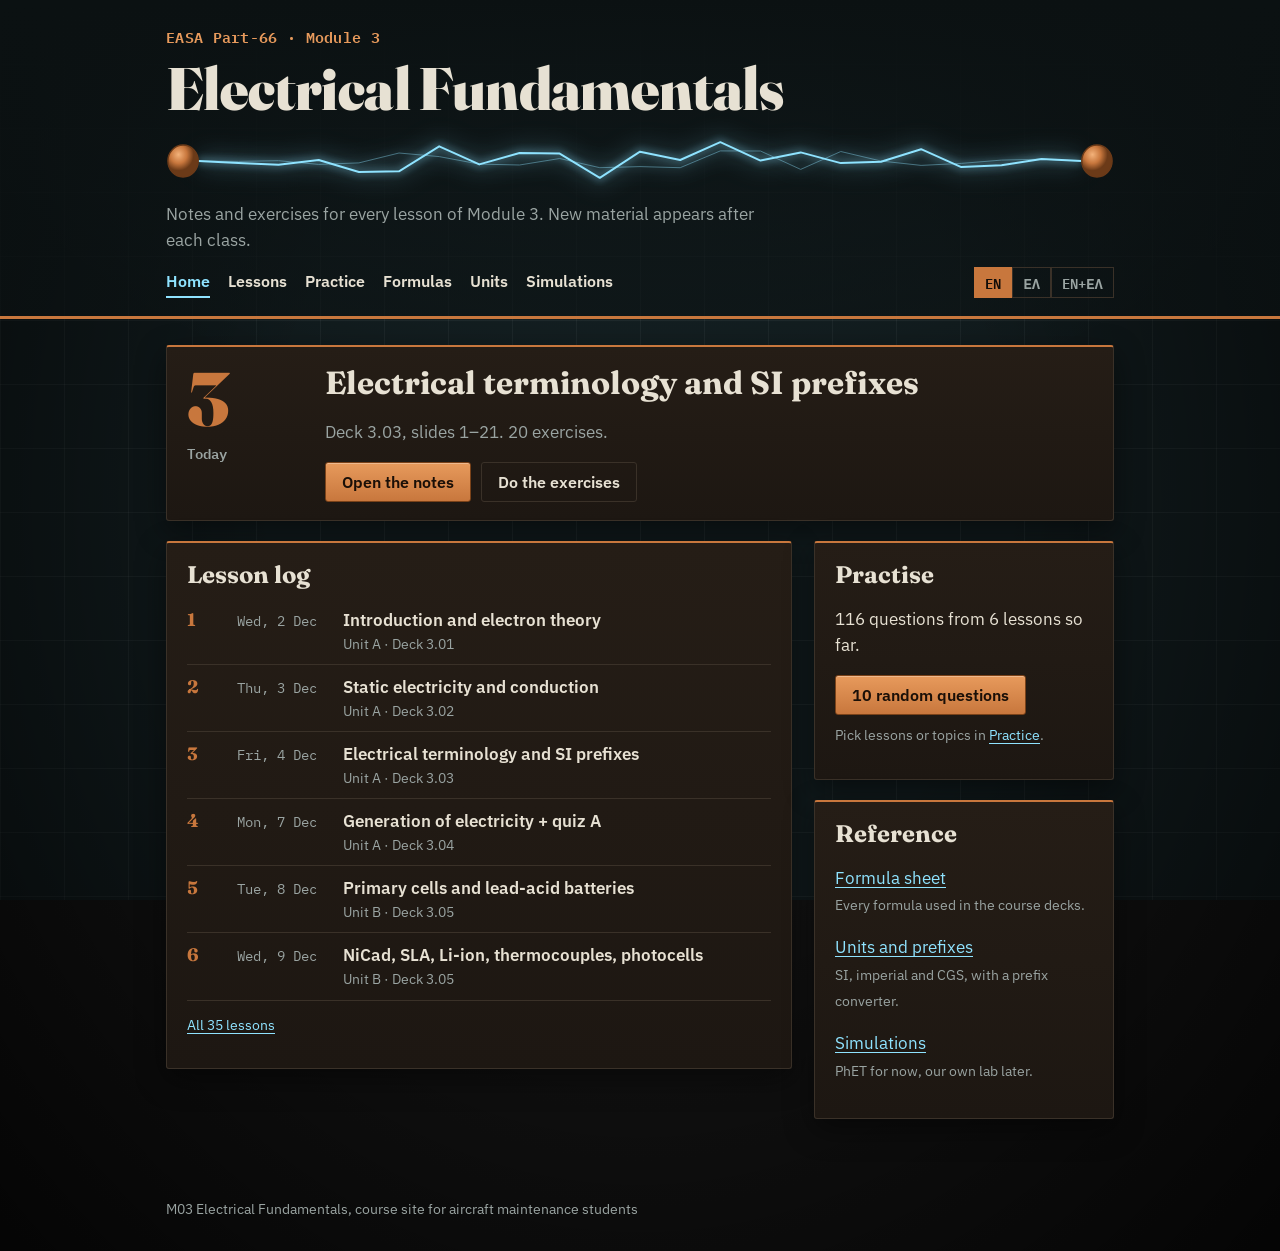
<file: index.html>
<!DOCTYPE html>
<html lang="en">
<head>
<meta charset="utf-8">
<meta name="viewport" content="width=device-width, initial-scale=1">
<title>Electrical Fundamentals · M03</title>
<link rel="stylesheet" href="assets/lab.css?v=0d6c769b">
</head>
<body>
<main>
  <section class="panel" id="today" aria-live="polite"></section>
  <div class="cols">
    <section class="panel"><h2>Lesson log</h2><ol class="log" id="log"></ol>
      <p class="small"><a href="lessons.html">All 35 lessons</a></p></section>
    <aside>
      <section class="panel"><h2>Practise</h2><div id="practice"></div></section>
      <section class="panel"><h2>Reference</h2>
        <p><a href="formulas.html">Formula sheet</a><br><span class="mute small">Every formula used in the course decks.</span></p>
        <p><a href="units.html">Units and prefixes</a><br><span class="mute small">SI, imperial and CGS, with a prefix converter.</span></p>
        <p><a href="sims.html">Simulations</a><br><span class="mute small">PhET for now, our own lab later.</span></p>
      </section>
    </aside>
  </div>
</main>
<footer>M03 Electrical Fundamentals, course site for aircraft maintenance students</footer>
<script src="data/lessons.js?v=b01915ba"></script>
<script src="data/bank.js?v=adff520b"></script>
<script src="assets/core.js?v=77472d13"></script>
<script>
// Home page: the latest published lesson, the lesson log around it, and quick practice links.
class HomePage {
  constructor() { this.bank = new Bank(window.M3_BANK); this.today = new Date().toISOString().slice(0, 10); }

  latest() {
    const pub = Site.published().filter(l => l.date <= this.today);
    return pub[pub.length - 1] || Site.published()[0];
  }

  renderToday() {
    const l = this.latest();
    if (!l) { $('today').innerHTML = '<h2>No lessons published yet</h2><p class="mute">The first lesson appears here on its day.</p>'; return; }
    const n = this.bank.pick({lessons: [l.id]}).length;
    const when = l.date === this.today ? 'Today' : Site.fmtDate(l.date);
    $('today').innerHTML = `<div class="today"><div class="no">${l.n}<small>${esc(when)}</small></div><div>
      <h2>${esc(l.title.en)}</h2>
      <p class="mute">Deck ${esc(l.topics.join(', '))}${l.slides ? ', slides ' + esc(l.slides) : ''}. ${n} exercises.</p>
      <div class="row"><a class="btn" href="lesson.html?id=${l.id}">Open the notes</a>
      <a class="btn alt" href="lesson.html?id=${l.id}#exercises">Do the exercises</a></div></div></div>`;
  }

  renderLog() {
    const all = Site.lessons(), cur = this.latest(), i = Math.max(0, all.indexOf(cur));
    const slice = all.slice(Math.max(0, i - 3), i + 4);
    const best = Store.get('best', {});
    $('log').innerHTML = slice.map(l => {
      const pub = l.status === 'published', b = best['lesson-' + l.id];
      const title = pub ? `<a href="lesson.html?id=${l.id}">${esc(l.title.en)}</a>` : esc(l.title.en);
      return `<li class="${pub ? '' : 'planned'}"><span class="n">${l.n}</span><span class="d">${esc(Site.fmtDate(l.date))}</span>
        <span class="t">${title}<small>${esc((l.unit && l.unit !== 'R' ? 'Unit ' + l.unit + ' · ' : '') + (l.topics.length > 3 ? 'Review' : 'Deck ' + l.topics.join(', ')))}</small></span>
        <span class="q">${b ? b.ok + '/' + b.n : ''}</span></li>`;
    }).join('');
  }

  renderPractice() {
    const qs = this.bank.pick(), lessons = [...new Set(qs.map(q => q.lesson))];
    $('practice').innerHTML = `<p>${qs.length} questions from ${lessons.length} lesson${lessons.length === 1 ? '' : 's'} so far.</p>
      <div class="row"><a class="btn" href="practice.html?n=10">10 random questions</a></div>
      <p class="small mute" style="margin-top:10px">Pick lessons or topics in <a href="practice.html">Practice</a>.</p>`;
  }

  init() { Site.header('Notes and exercises for every lesson of Module 3. New material appears after each class.');
    this.renderToday(); this.renderLog(); this.renderPractice(); }
}
new HomePage().init();
</script>
</body>
</html>
</file>
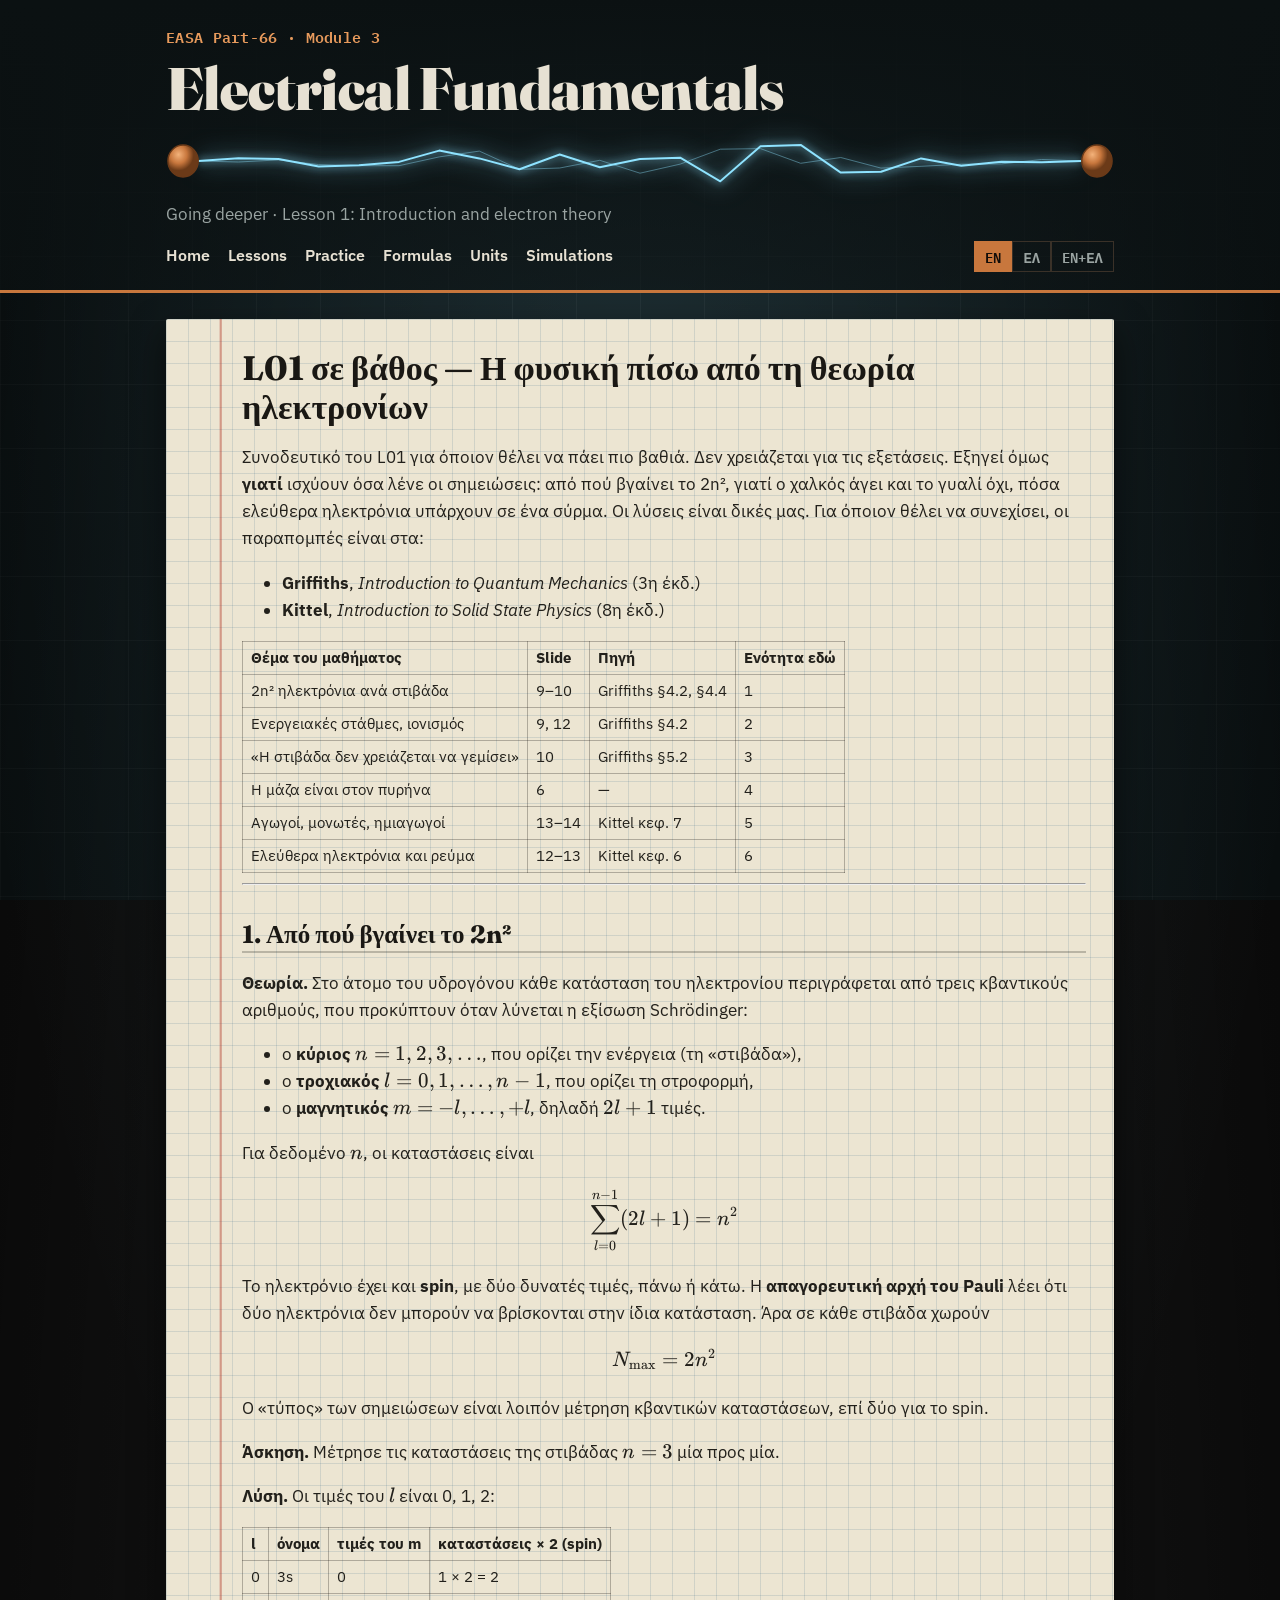
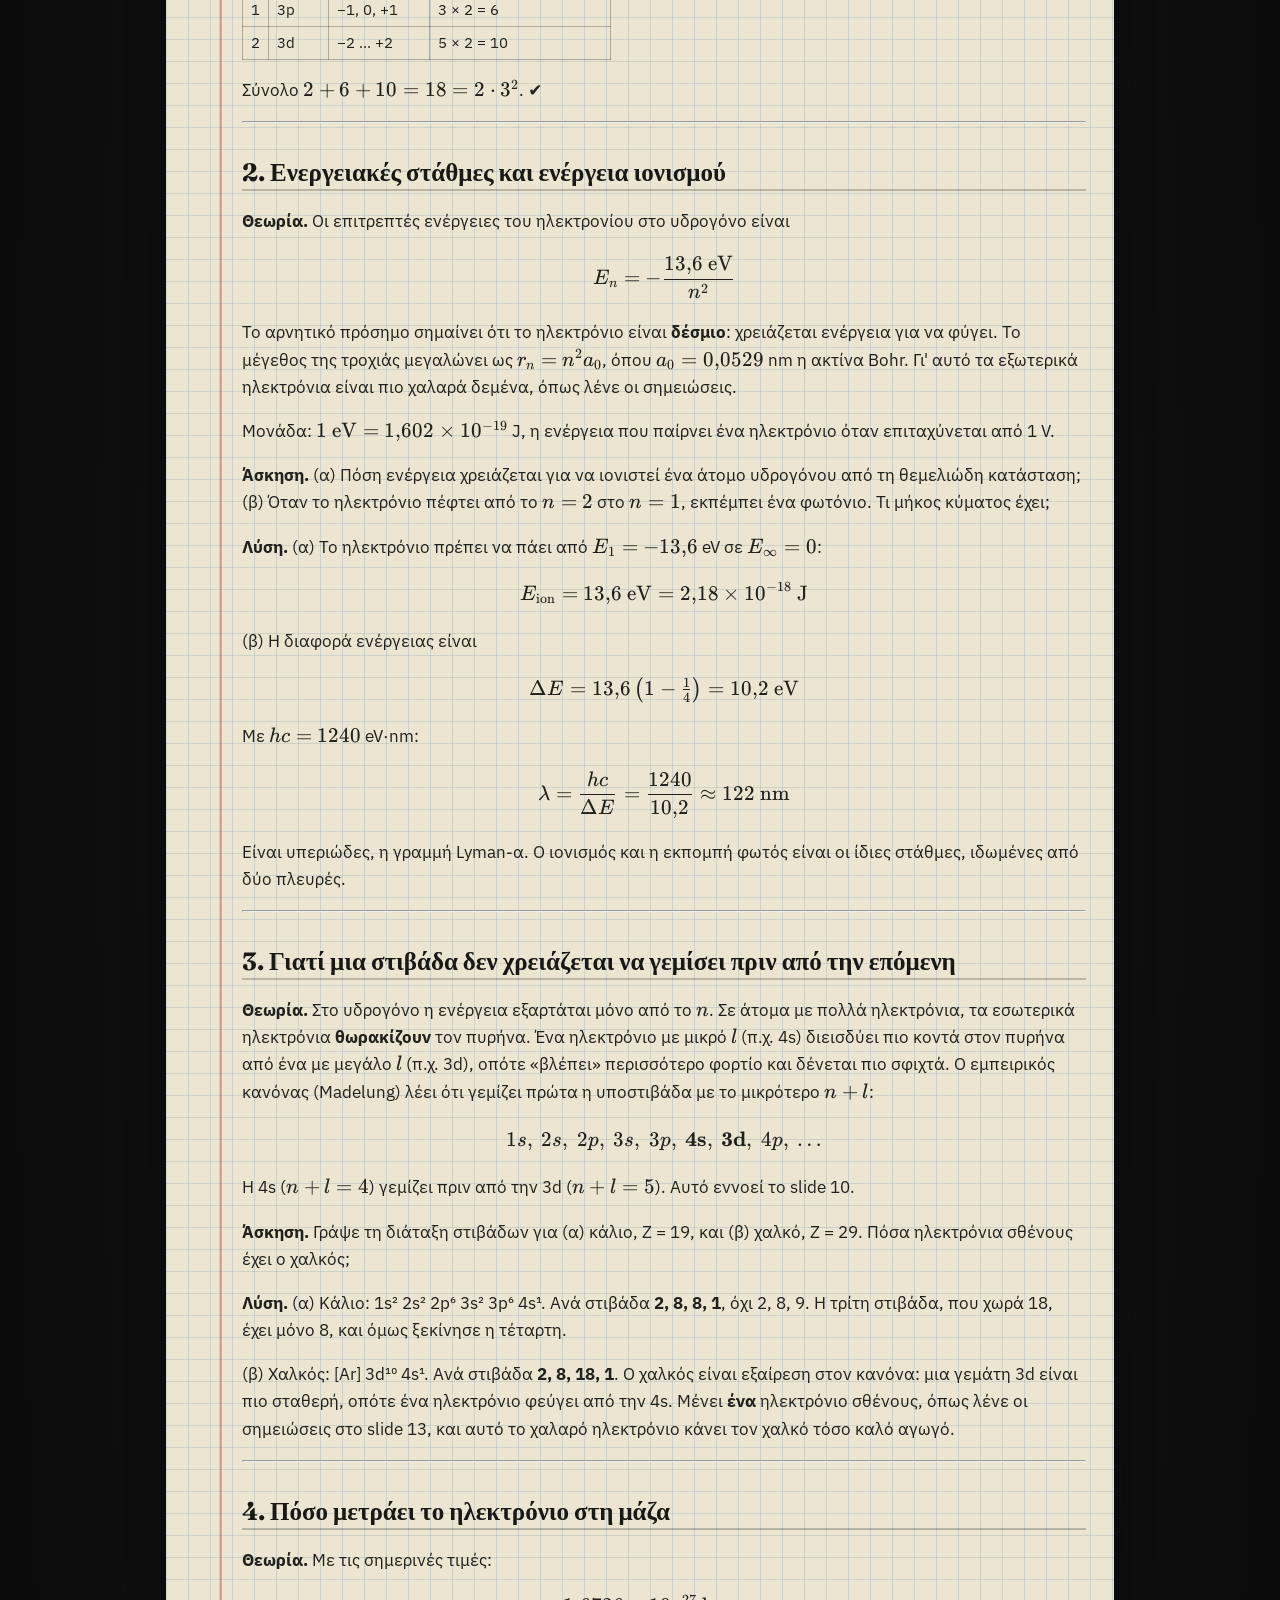
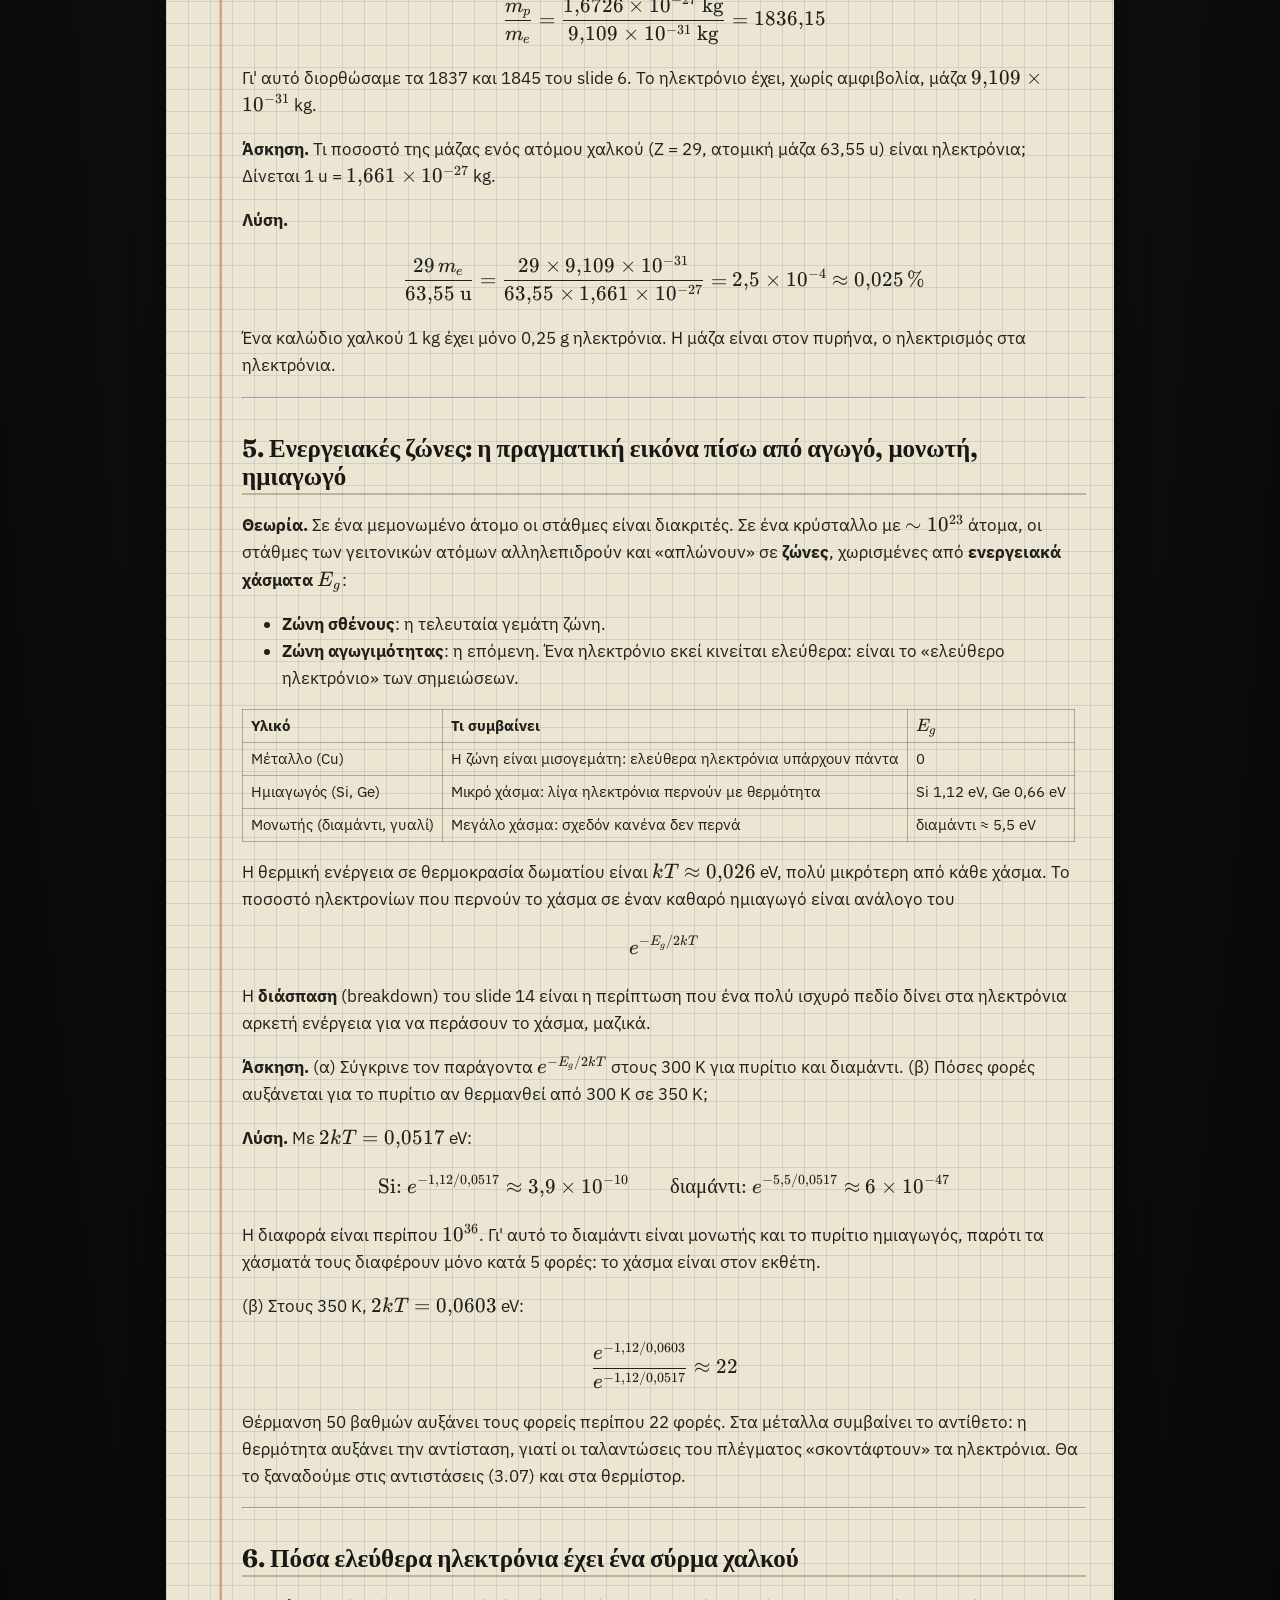
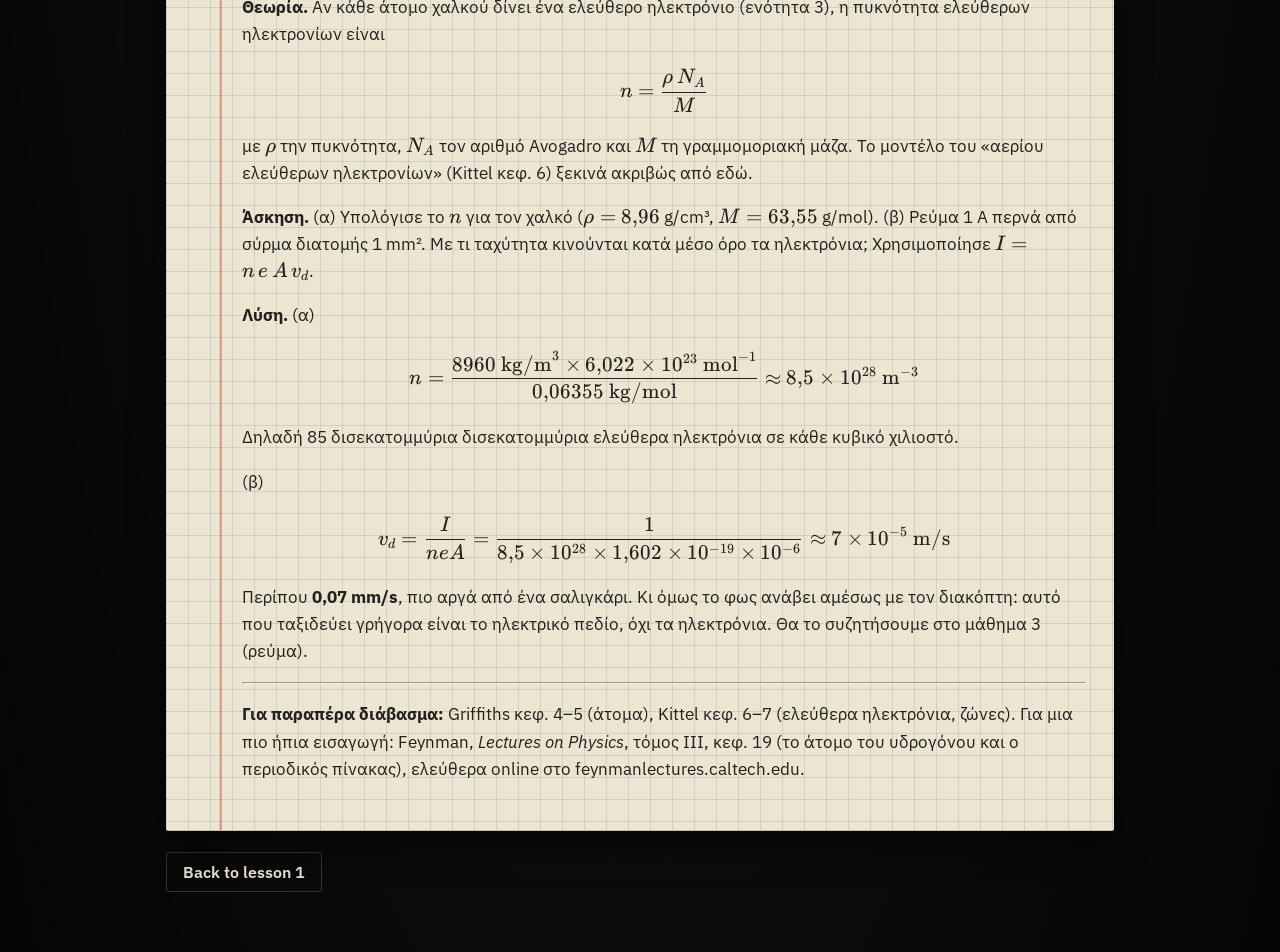
<file: deep.html>
<!DOCTYPE html>
<html lang="el">
<head>
<meta charset="utf-8">
<meta name="viewport" content="width=device-width, initial-scale=1">
<title>Going deeper · M03</title>
<link rel="stylesheet" href="assets/lab.css?v=0d6c769b">
<link rel="stylesheet" href="assets/vendor/katex/katex.min.css?v=d0d6077d">
<script src="assets/vendor/katex/katex.min.js?v=f4e1ebdc"></script>
<script src="assets/vendor/marked.min.js?v=b7319d77"></script>
</head>
<body>
<main>
  <article class="notebook" id="deep"><p>Loading…</p></article>
  <nav class="row" id="back"></nav>
</main>
<script src="data/lessons.js?v=b01915ba"></script>
<script src="assets/sims.js?v=1a7c357f"></script>
<script src="assets/core.js?v=77472d13"></script>
<script>
// "Going deeper" page: deep/Lxx.md, the physics behind a lesson, for the curious. Maths in $…$ / $$…$$ is drawn with KaTeX.
class DeepPage {
  constructor() {
    this.id = new URLSearchParams(location.search).get('id') || 'L01';
    this.lesson = Site.lesson(this.id);
  }
  // Take the maths out before Markdown (which would eat the backslashes), then put it back rendered.
  render(src) {
    const math = [];
    const keep = (tex, display) => { math.push({tex, display}); return `@@MATH${math.length - 1}@@`; };
    src = src.replace(/\$\$([\s\S]+?)\$\$/g, (_, t) => keep(t, true)).replace(/\$([^$\n]+?)\$/g, (_, t) => keep(t, false));
    let html = Site.md(src);
    return html.replace(/@@MATH(\d+)@@/g, (_, i) => {
      const m = math[+i];
      try { return window.katex ? katex.renderToString(m.tex, {displayMode: m.display, throwOnError: false}) : esc(m.tex); }
      catch (e) { return esc(m.tex); }
    });
  }
  async init() {
    const l = this.lesson;
    // Extras (deep/<id>.md not tied to one lesson) are listed in M3_LESSONS.extras.
    const x = !l && ((window.M3_LESSONS || {}).extras || []).find(e => e.id === this.id);
    if (x) {
      Site.header(`Going deeper · ${esc(x.title.en)}`);
      document.title = `${x.title.en} · M03`;
      $('back').innerHTML = '<a class="btn alt" href="lessons.html#extras">Back to the lessons</a>';
    } else {
      Site.header(l ? `Going deeper · Lesson ${l.n}: ${esc(l.title.en)}` : 'Going deeper');
      if (!l || !l.deep || l.status !== 'published') { $('deep').innerHTML = '<h1>Not available yet</h1><p>This page opens together with its lesson.</p>'; return; }
      document.title = `L${l.n} going deeper · M03`;
      $('back').innerHTML = `<a class="btn alt" href="lesson.html?id=${l.id}">Back to lesson ${l.n}</a>`;
    }
    const src = x ? x.deep : l.deep;
    try {
      const r = await fetch(src, {cache: 'no-cache'});
      if (!r.ok) throw new Error(r.status);
      $('deep').innerHTML = this.render(await r.text());
      if (typeof Sims !== 'undefined') Sims.mount($('deep'));   // interactive figures (assets/sims.js)
    } catch (e) {
      $('deep').innerHTML = `<p>The file ${esc(src)} could not be loaded. Open the site through a web server, not as a local file.</p>`;
    }
  }
}
new DeepPage().init();
</script>
</body>
</html>
</file>
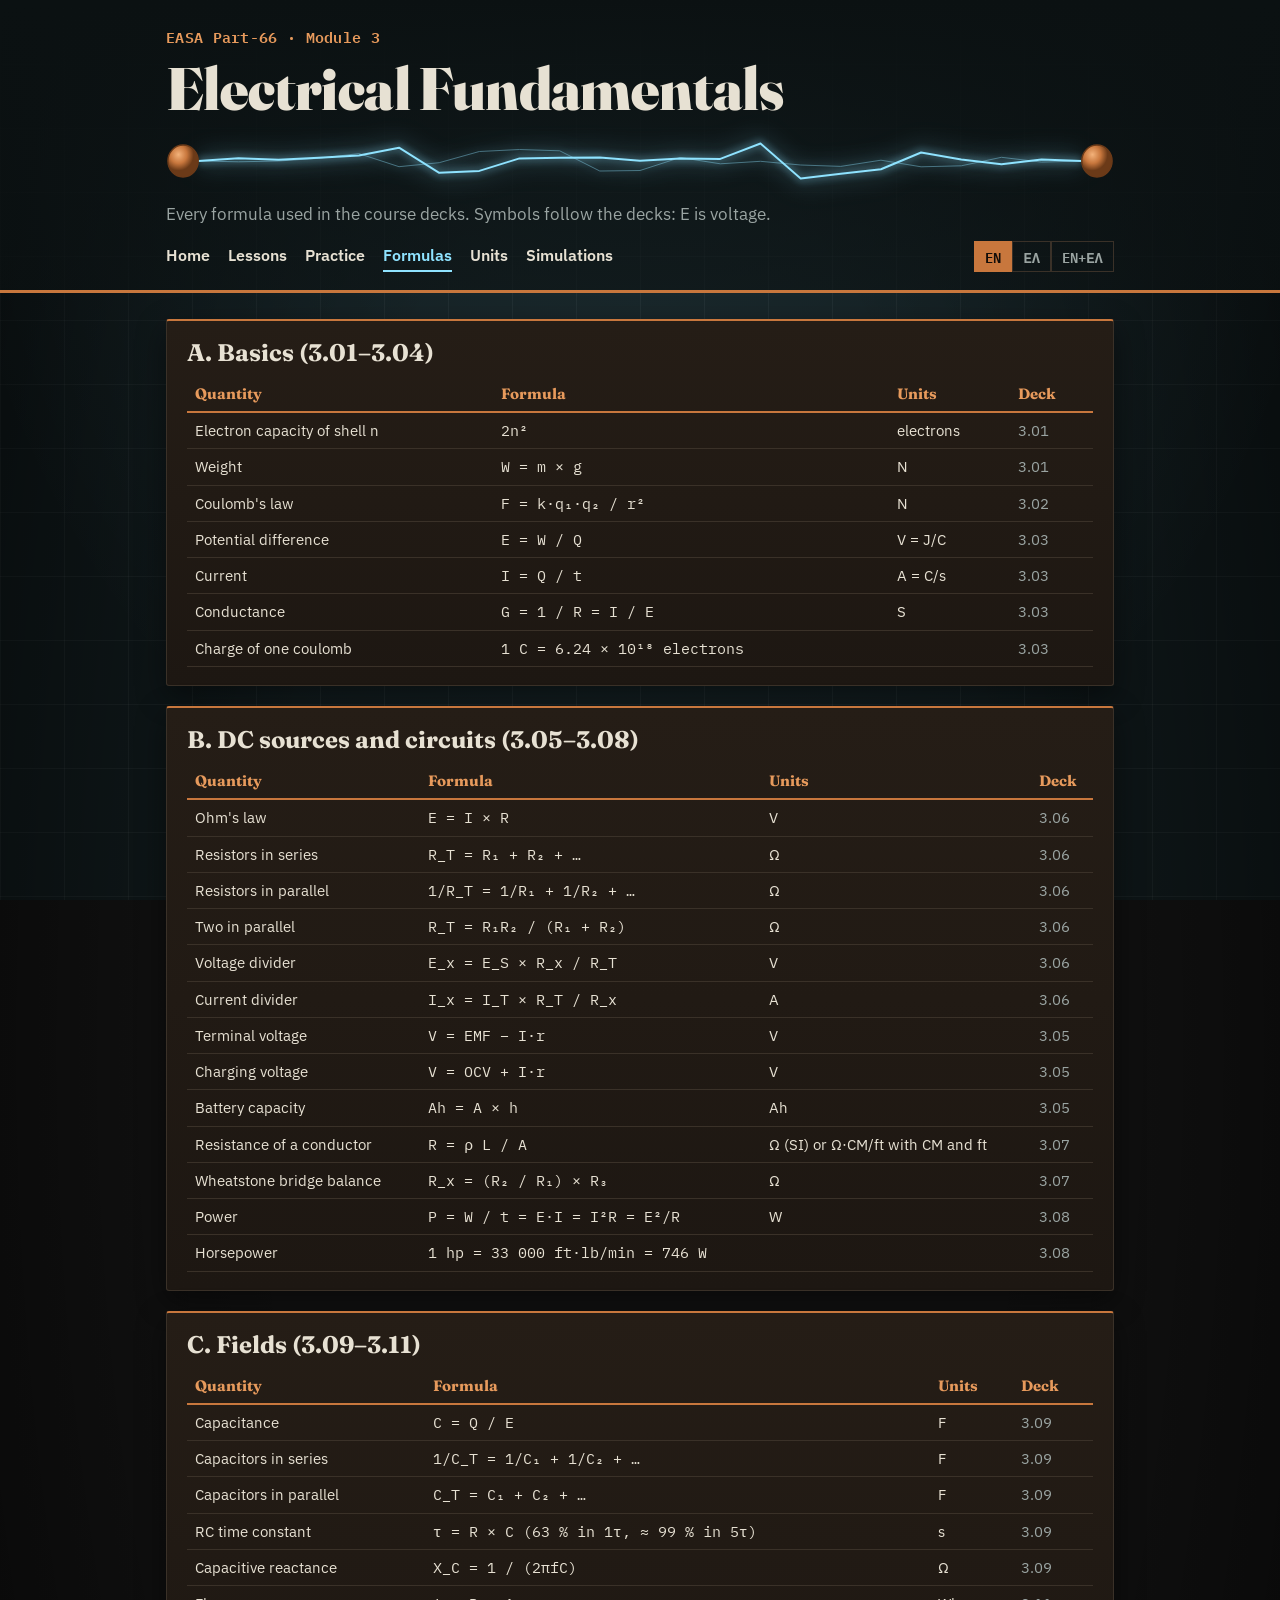
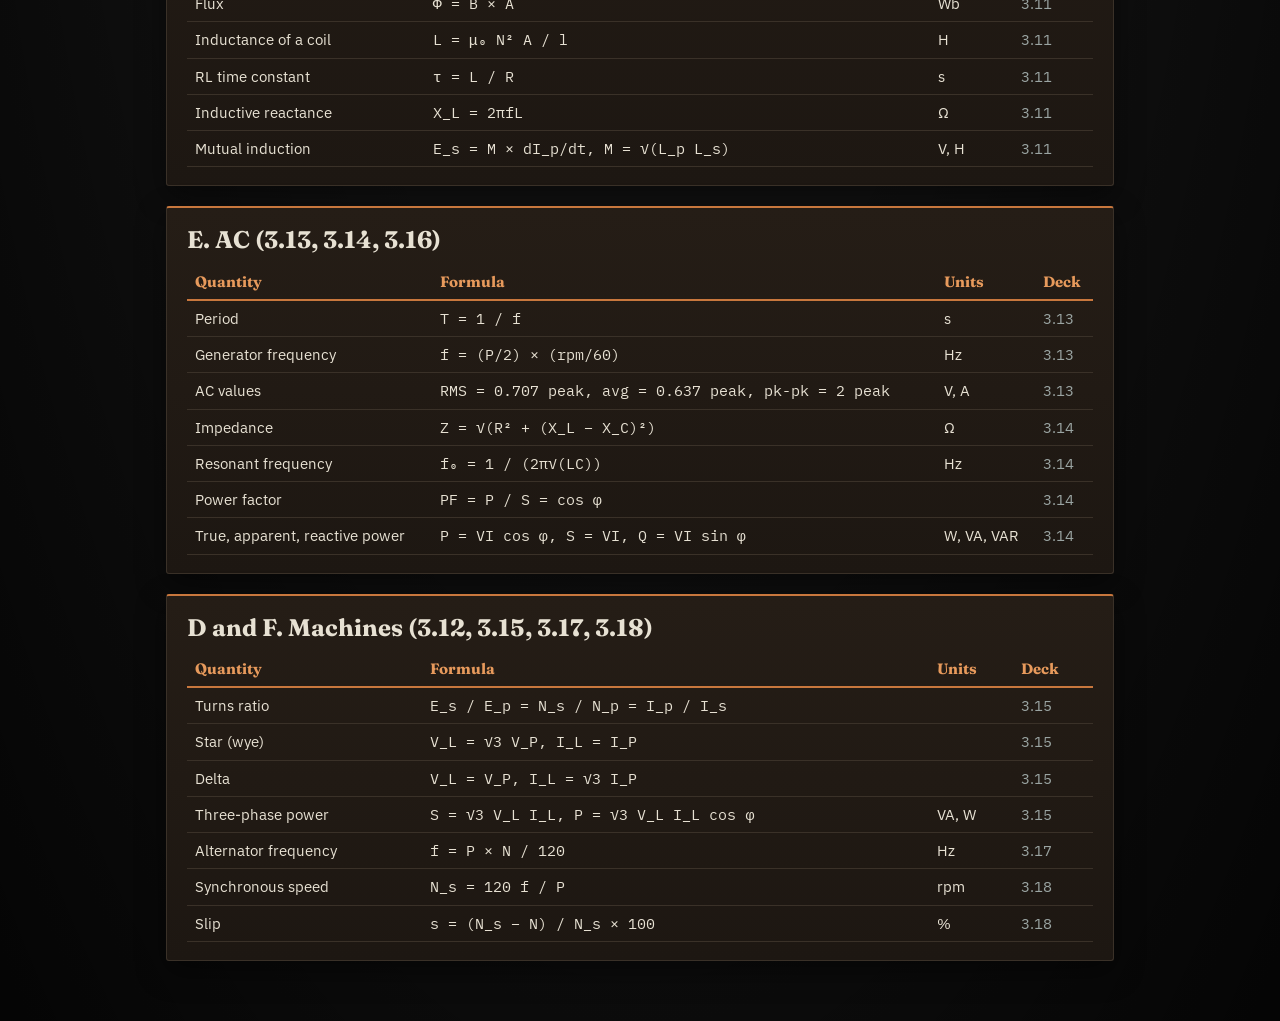
<file: formulas.html>
<!DOCTYPE html>
<html lang="en">
<head>
<meta charset="utf-8">
<meta name="viewport" content="width=device-width, initial-scale=1">
<title>Formula sheet · M03</title>
<link rel="stylesheet" href="assets/lab.css?v=0d6c769b">
</head>
<body>
<main id="sheet"></main>
<script src="data/lessons.js?v=b01915ba"></script>
<script src="assets/core.js?v=77472d13"></script>
<script>
// The formula sheet. Symbols follow the course decks (E for voltage). Add rows to FORMULAS as the course goes on.
const FORMULAS = [
  {unit: 'A. Basics (3.01–3.04)', rows: [
    ['Electron capacity of shell n', '2n²', 'electrons', '3.01'],
    ['Weight', 'W = m × g', 'N', '3.01'],
    ['Coulomb\'s law', 'F = k·q₁·q₂ / r²', 'N', '3.02'],
    ['Potential difference', 'E = W / Q', 'V = J/C', '3.03'],
    ['Current', 'I = Q / t', 'A = C/s', '3.03'],
    ['Conductance', 'G = 1 / R = I / E', 'S', '3.03'],
    ['Charge of one coulomb', '1 C = 6.24 × 10¹⁸ electrons', '', '3.03']]},
  {unit: 'B. DC sources and circuits (3.05–3.08)', rows: [
    ['Ohm\'s law', 'E = I × R', 'V', '3.06'],
    ['Resistors in series', 'R_T = R₁ + R₂ + …', 'Ω', '3.06'],
    ['Resistors in parallel', '1/R_T = 1/R₁ + 1/R₂ + …', 'Ω', '3.06'],
    ['Two in parallel', 'R_T = R₁R₂ / (R₁ + R₂)', 'Ω', '3.06'],
    ['Voltage divider', 'E_x = E_S × R_x / R_T', 'V', '3.06'],
    ['Current divider', 'I_x = I_T × R_T / R_x', 'A', '3.06'],
    ['Terminal voltage', 'V = EMF − I·r', 'V', '3.05'],
    ['Charging voltage', 'V = OCV + I·r', 'V', '3.05'],
    ['Battery capacity', 'Ah = A × h', 'Ah', '3.05'],
    ['Resistance of a conductor', 'R = ρ L / A', 'Ω (SI) or Ω·CM/ft with CM and ft', '3.07'],
    ['Wheatstone bridge balance', 'R_x = (R₂ / R₁) × R₃', 'Ω', '3.07'],
    ['Power', 'P = W / t = E·I = I²R = E²/R', 'W', '3.08'],
    ['Horsepower', '1 hp = 33 000 ft·lb/min = 746 W', '', '3.08']]},
  {unit: 'C. Fields (3.09–3.11)', rows: [
    ['Capacitance', 'C = Q / E', 'F', '3.09'],
    ['Capacitors in series', '1/C_T = 1/C₁ + 1/C₂ + …', 'F', '3.09'],
    ['Capacitors in parallel', 'C_T = C₁ + C₂ + …', 'F', '3.09'],
    ['RC time constant', 'τ = R × C   (63 % in 1τ, ≈ 99 % in 5τ)', 's', '3.09'],
    ['Capacitive reactance', 'X_C = 1 / (2πfC)', 'Ω', '3.09'],
    ['Flux', 'Φ = B × A', 'Wb', '3.11'],
    ['Inductance of a coil', 'L = μ₀ N² A / l', 'H', '3.11'],
    ['RL time constant', 'τ = L / R', 's', '3.11'],
    ['Inductive reactance', 'X_L = 2πfL', 'Ω', '3.11'],
    ['Mutual induction', 'E_s = M × dI_p/dt,  M = √(L_p L_s)', 'V, H', '3.11']]},
  {unit: 'E. AC (3.13, 3.14, 3.16)', rows: [
    ['Period', 'T = 1 / f', 's', '3.13'],
    ['Generator frequency', 'f = (P/2) × (rpm/60)', 'Hz', '3.13'],
    ['AC values', 'RMS = 0.707 peak, avg = 0.637 peak, pk-pk = 2 peak', 'V, A', '3.13'],
    ['Impedance', 'Z = √(R² + (X_L − X_C)²)', 'Ω', '3.14'],
    ['Resonant frequency', 'f₀ = 1 / (2π√(LC))', 'Hz', '3.14'],
    ['Power factor', 'PF = P / S = cos φ', '', '3.14'],
    ['True, apparent, reactive power', 'P = VI cos φ,  S = VI,  Q = VI sin φ', 'W, VA, VAR', '3.14']]},
  {unit: 'D and F. Machines (3.12, 3.15, 3.17, 3.18)', rows: [
    ['Turns ratio', 'E_s / E_p = N_s / N_p = I_p / I_s', '', '3.15'],
    ['Star (wye)', 'V_L = √3 V_P,  I_L = I_P', '', '3.15'],
    ['Delta', 'V_L = V_P,  I_L = √3 I_P', '', '3.15'],
    ['Three-phase power', 'S = √3 V_L I_L,  P = √3 V_L I_L cos φ', 'VA, W', '3.15'],
    ['Alternator frequency', 'f = P × N / 120', 'Hz', '3.17'],
    ['Synchronous speed', 'N_s = 120 f / P', 'rpm', '3.18'],
    ['Slip', 's = (N_s − N) / N_s × 100', '%', '3.18']]}
];
Site.header('Every formula used in the course decks. Symbols follow the decks: E is voltage.');
$('sheet').innerHTML = FORMULAS.map(g => `<section class="panel"><h2>${esc(g.unit)}</h2><div class="scroll"><table class="data">
  <thead><tr><th>Quantity</th><th>Formula</th><th>Units</th><th>Deck</th></tr></thead><tbody>` +
  g.rows.map(r => `<tr><td>${esc(r[0])}</td><td class="f">${esc(r[1])}</td><td>${esc(r[2])}</td><td class="mute">${esc(r[3])}</td></tr>`).join('') +
  '</tbody></table></div></section>').join('');
</script>
</body>
</html>
</file>
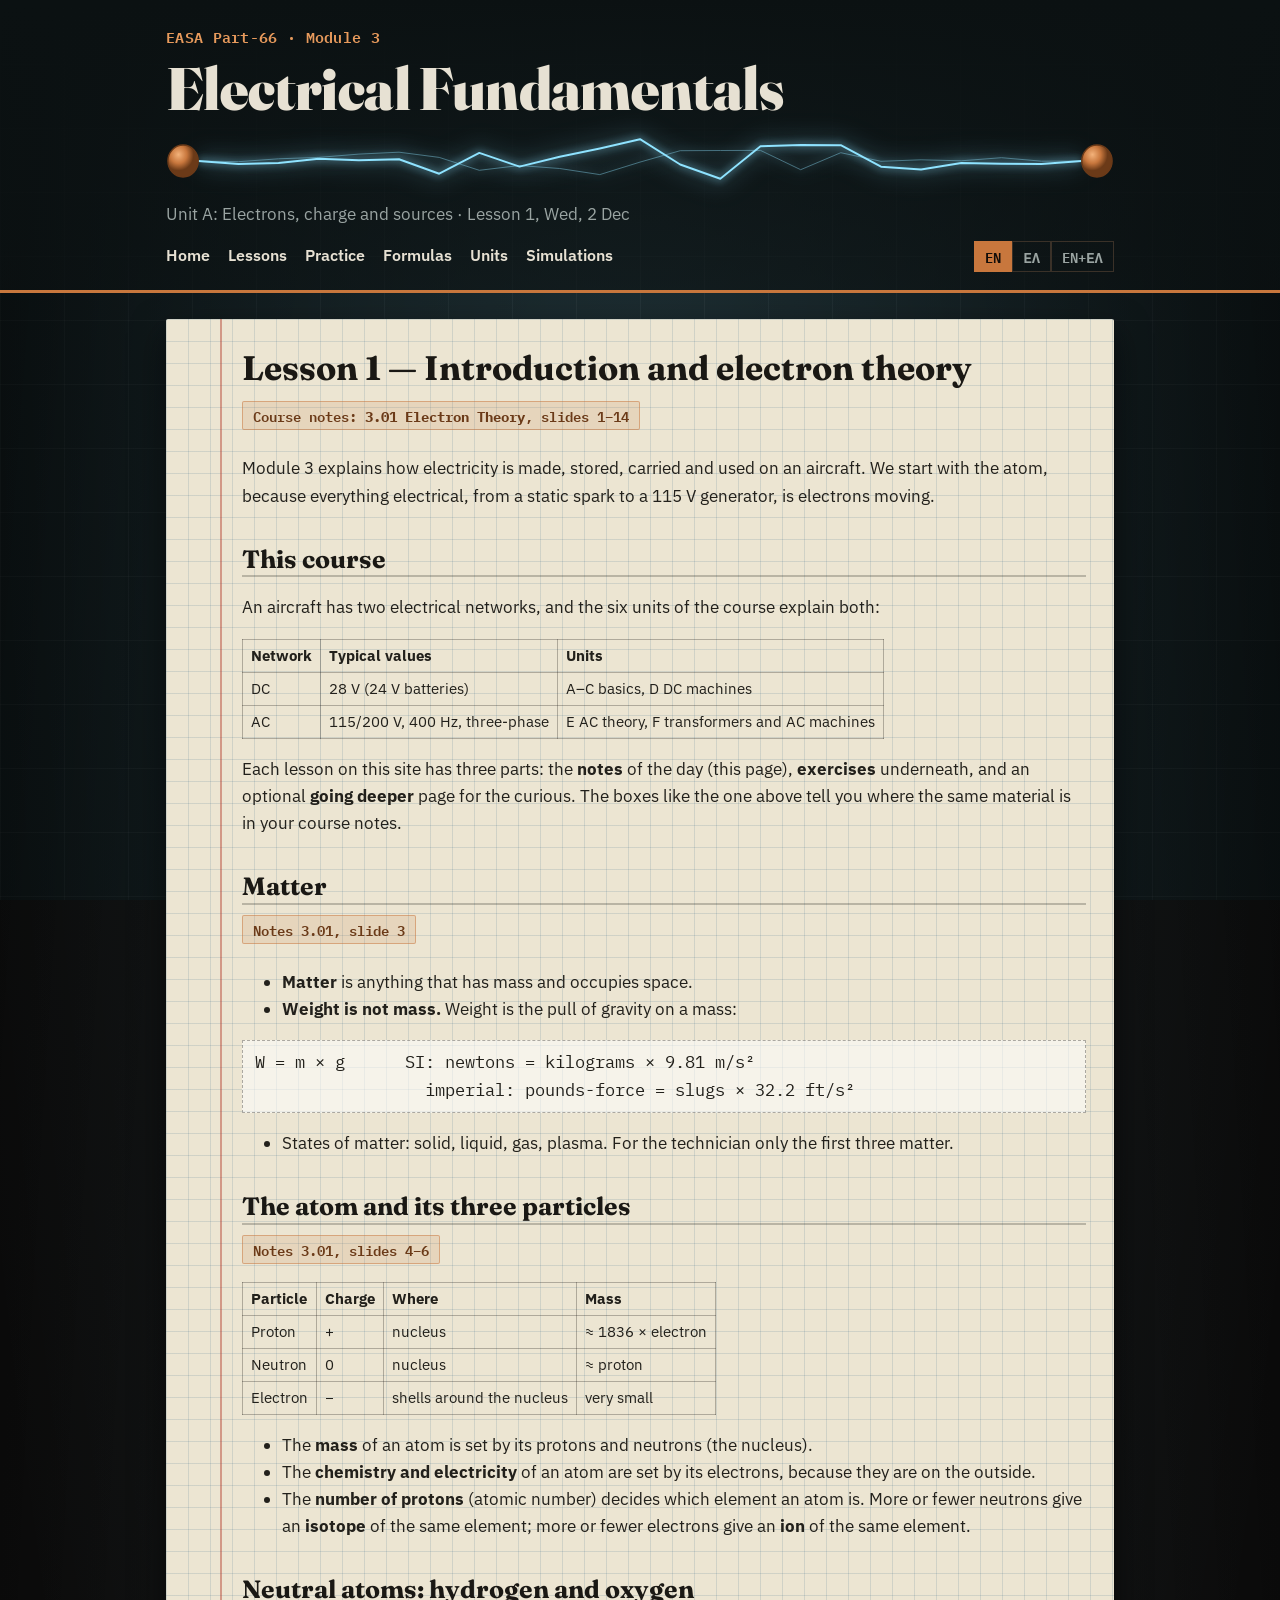
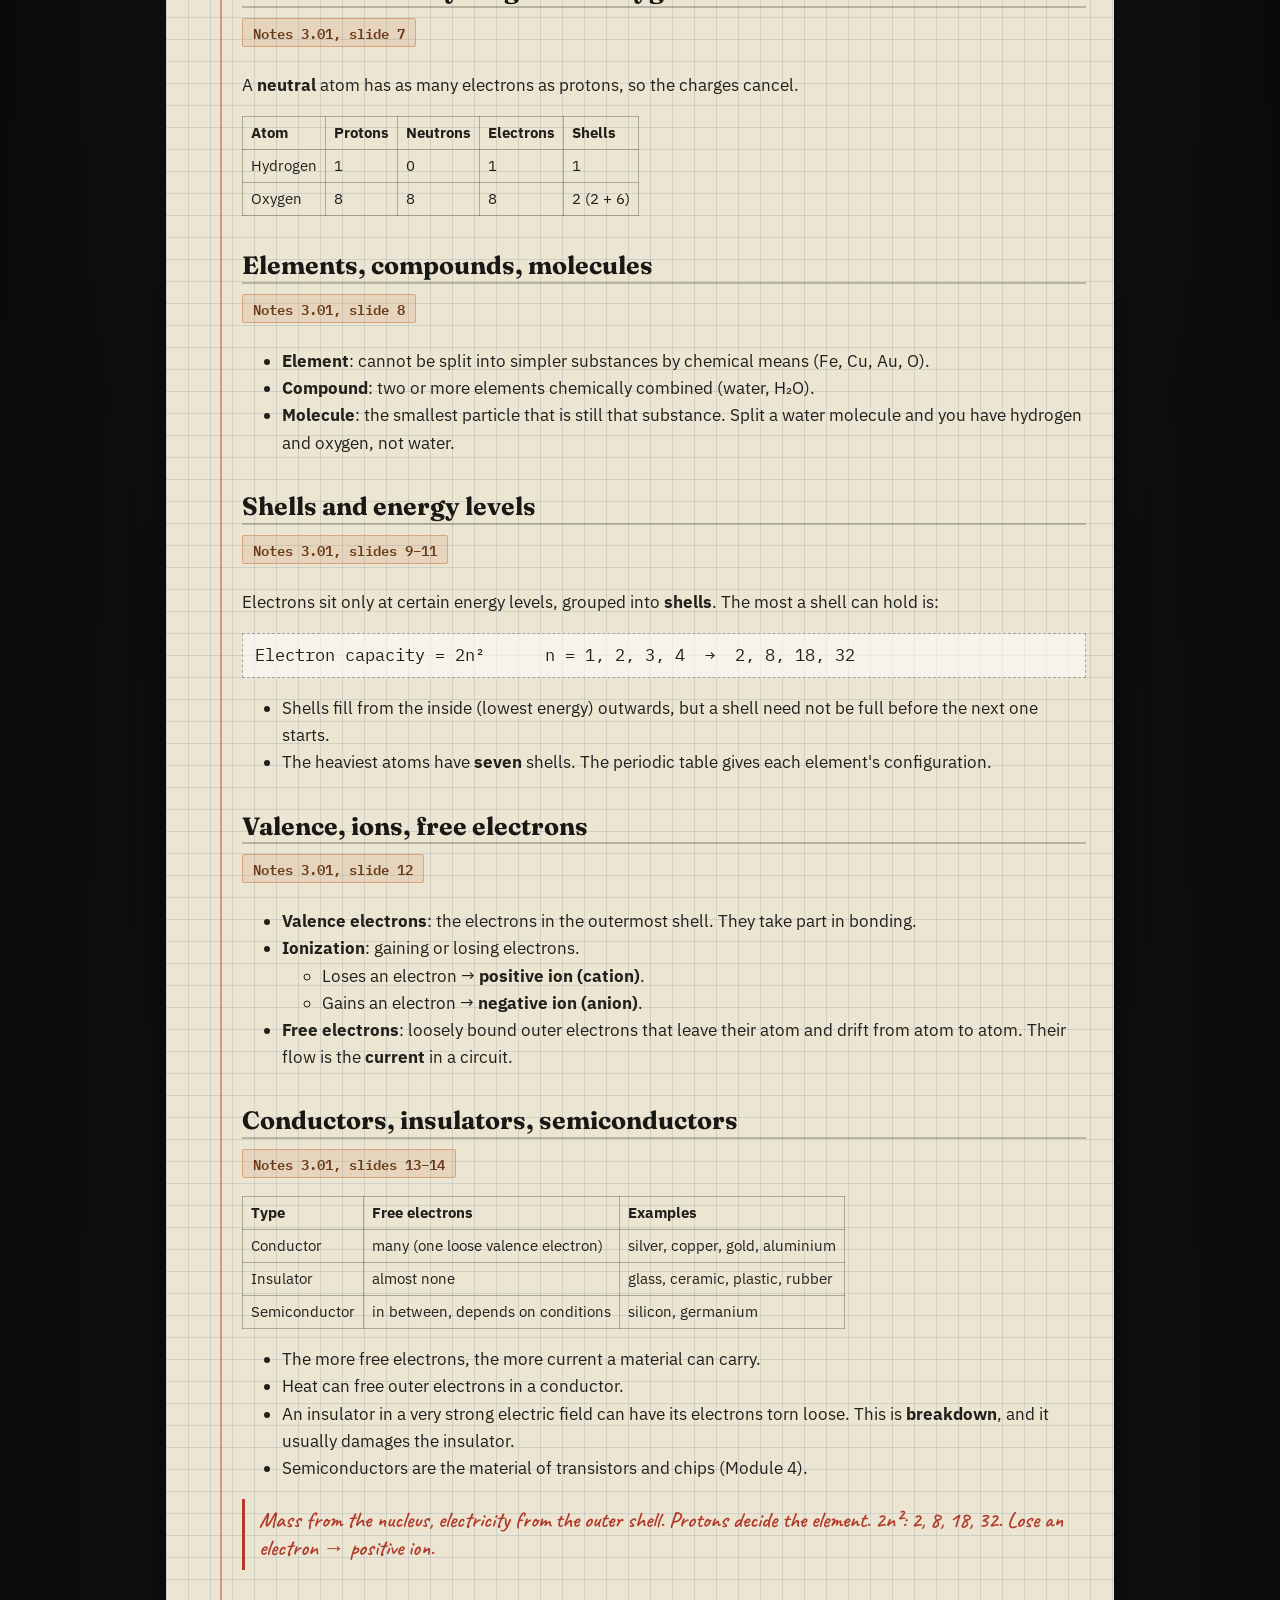
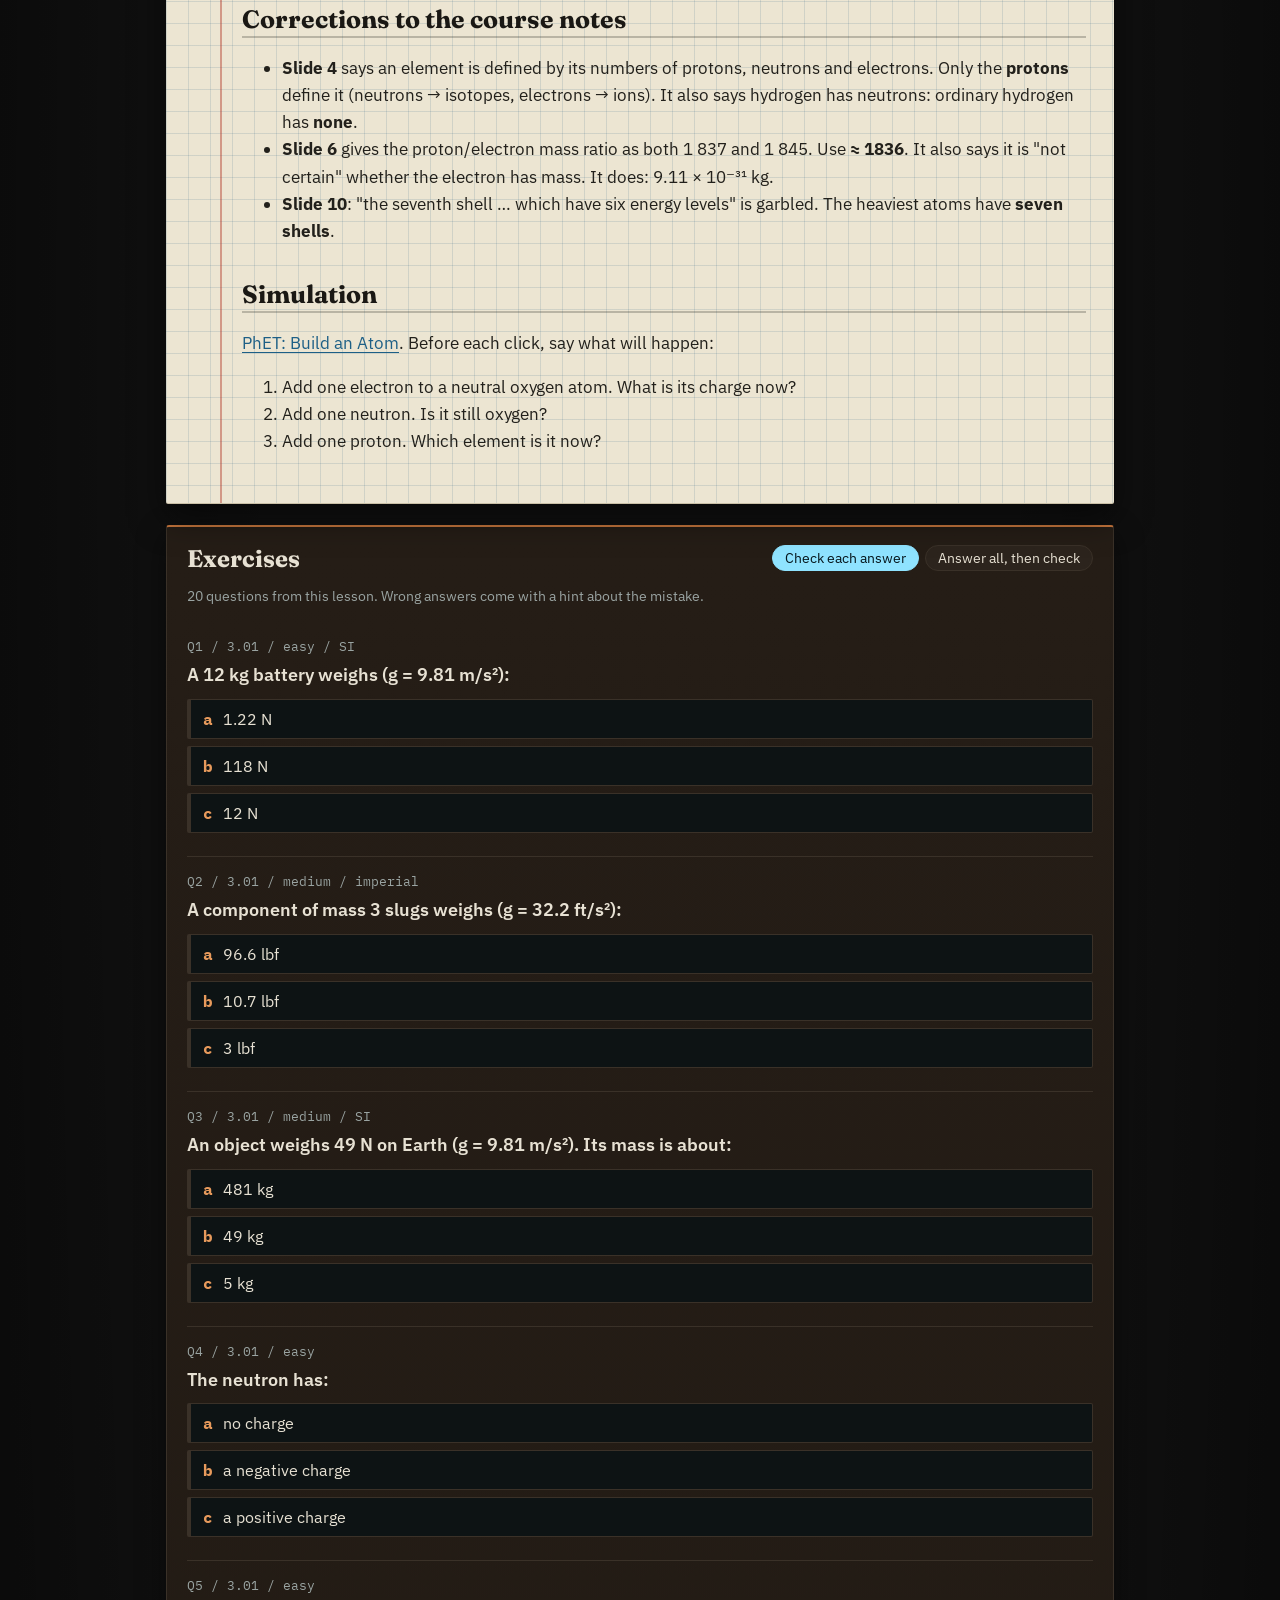
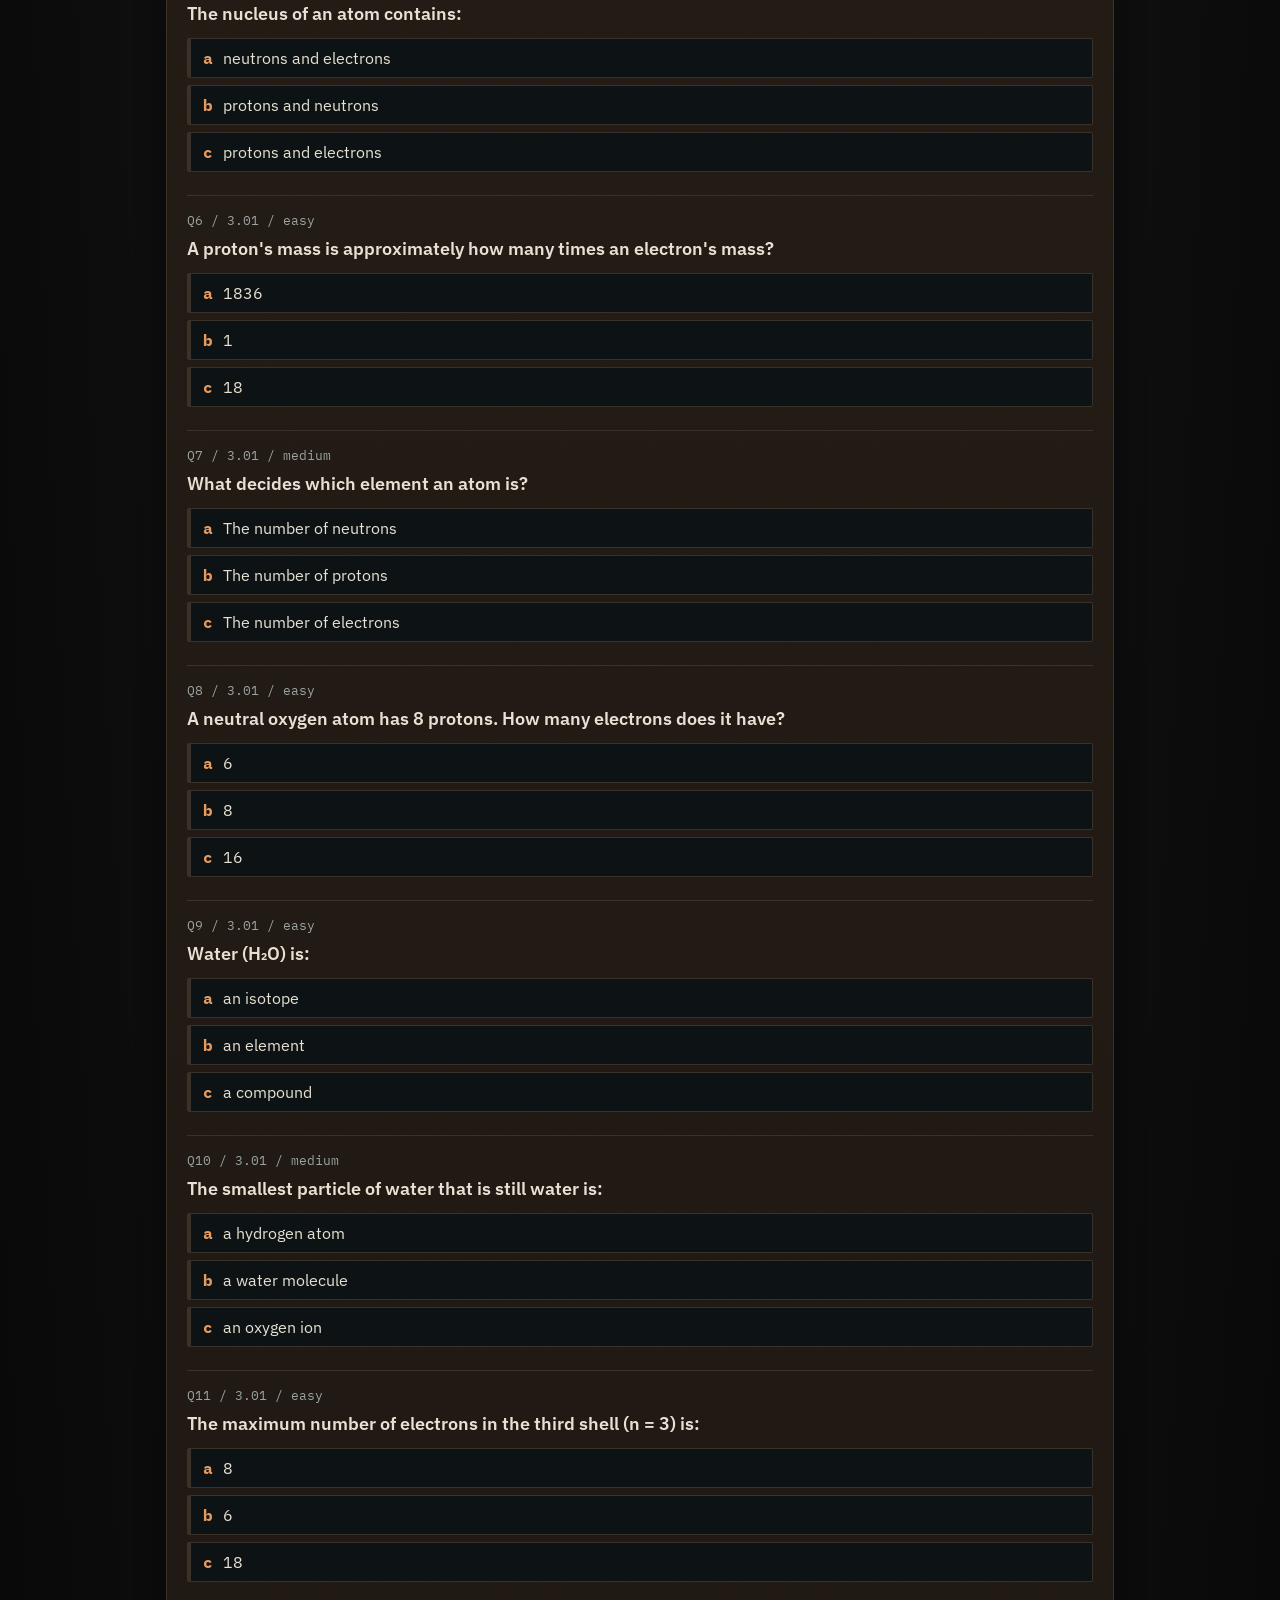
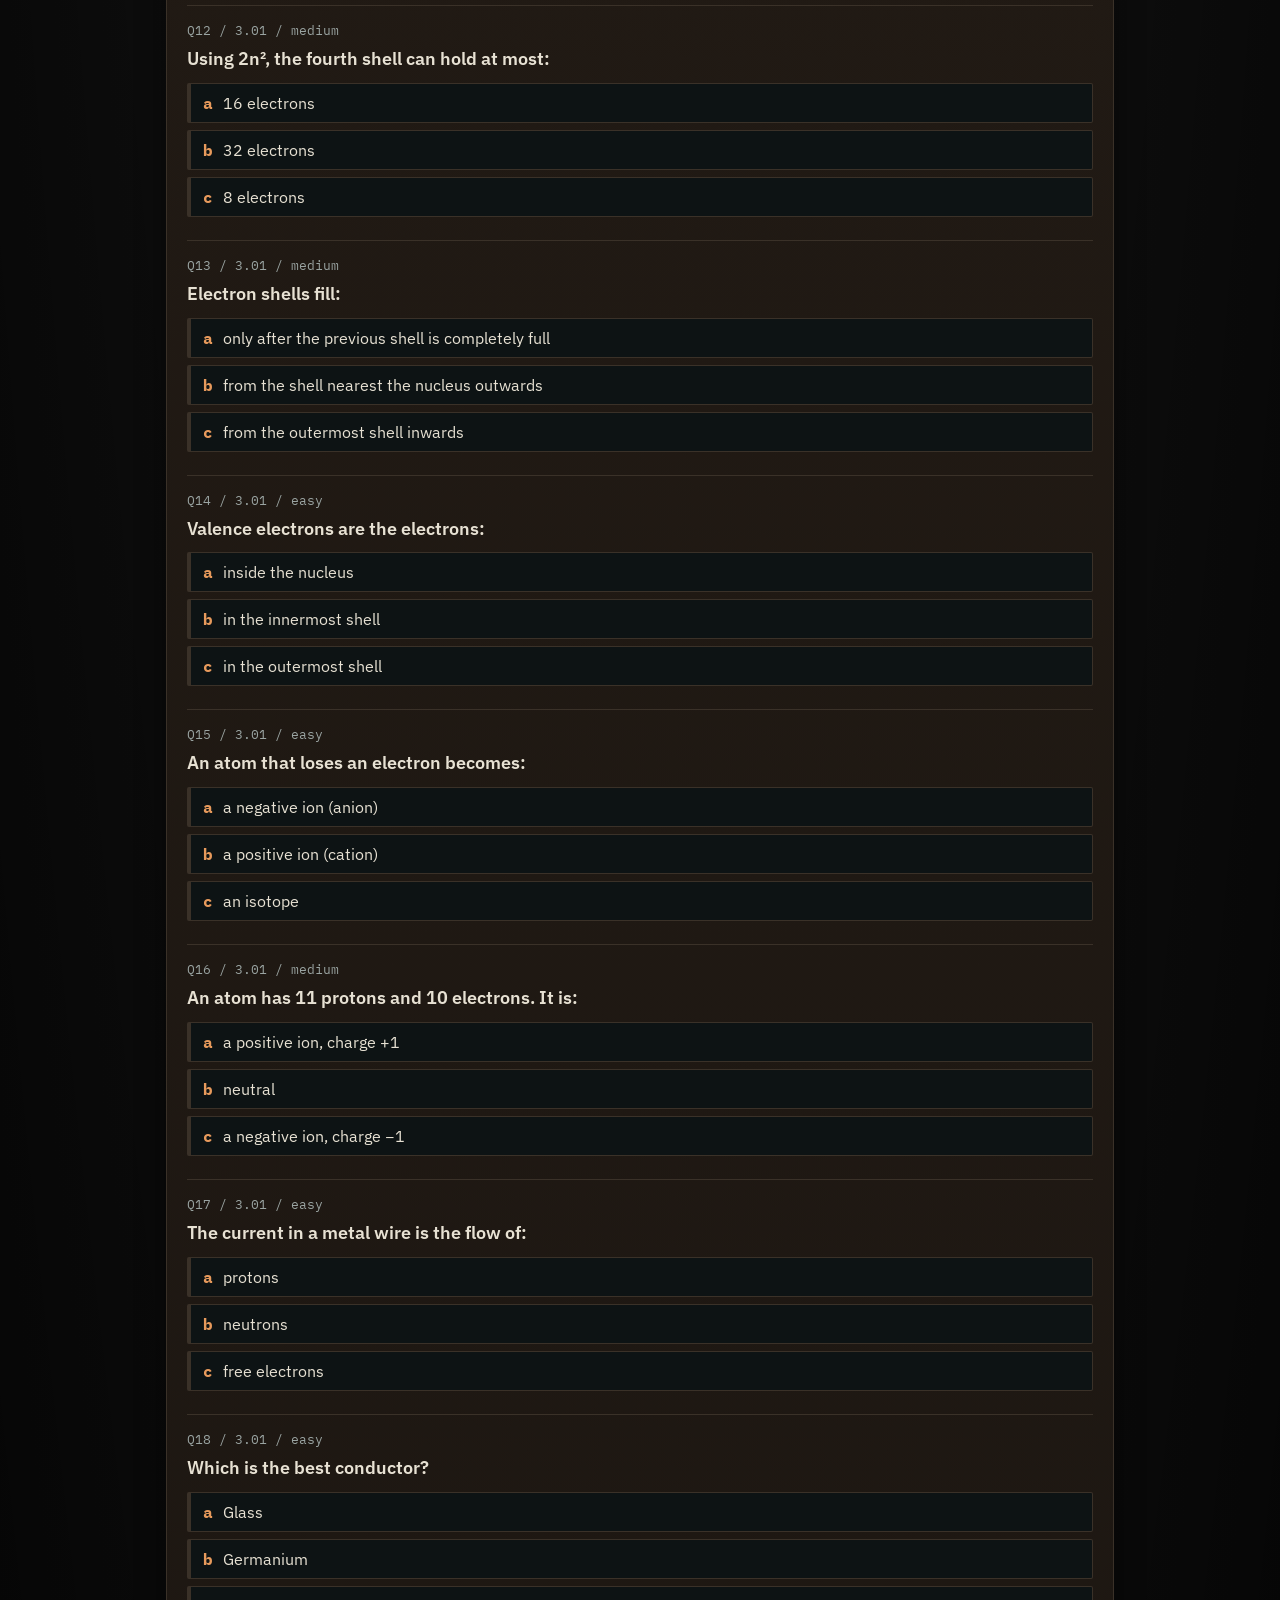
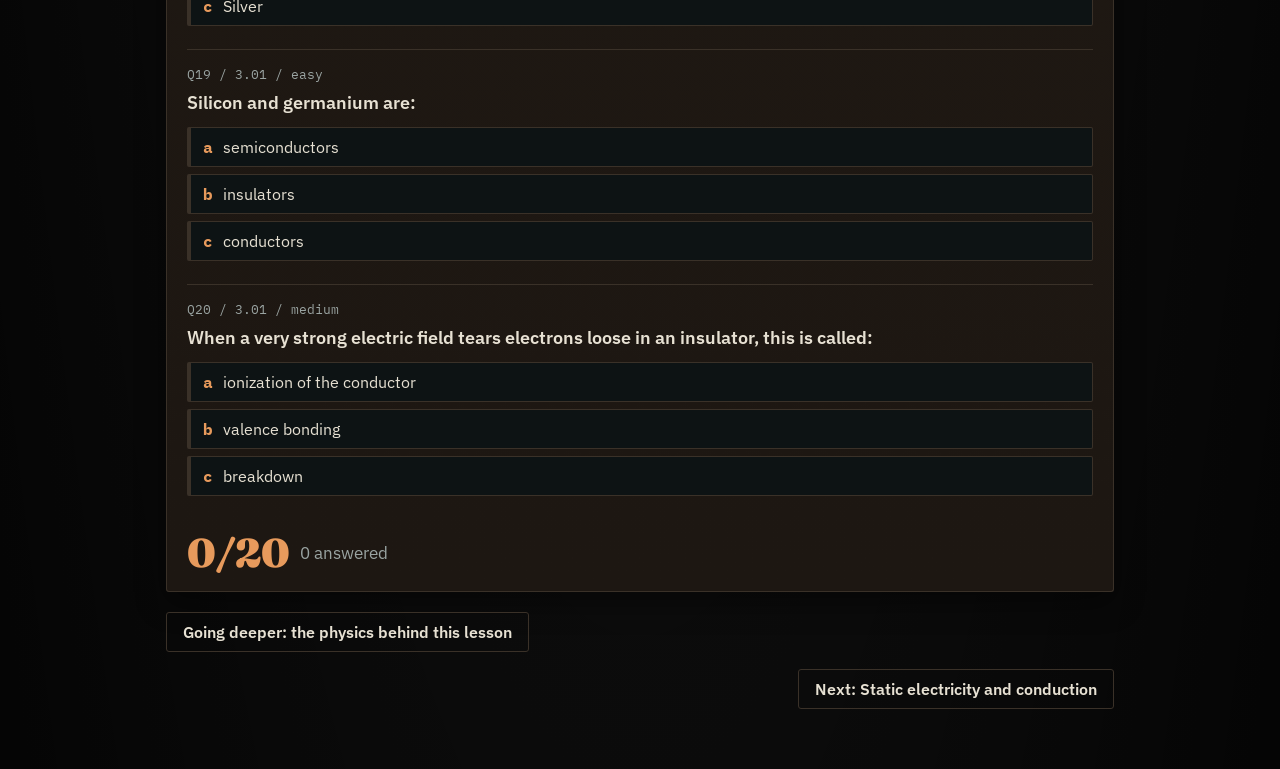
<file: lesson.html>
<!DOCTYPE html>
<html lang="en">
<head>
<meta charset="utf-8">
<meta name="viewport" content="width=device-width, initial-scale=1">
<title>Lesson · M03</title>
<link rel="stylesheet" href="assets/lab.css?v=0d6c769b">
<script src="assets/vendor/marked.min.js?v=b7319d77"></script>
</head>
<body>
<main>
  <article class="notebook" id="notes"><p>Loading the notes…</p></article>
  <section class="panel" id="exercises">
    <div class="row"><h2 style="margin:0">Exercises</h2><span class="spacer"></span>
      <span class="chips" role="group" aria-label="Mode">
        <button class="chip" data-mode="practice" aria-pressed="true">Check each answer</button>
        <button class="chip" data-mode="test" aria-pressed="false">Answer all, then check</button></span></div>
    <p class="mute small" id="exmeta"></p>
    <div id="quiz"></div>
  </section>
  <p id="deeplink"></p>
  <nav class="row" id="pager"></nav>
</main>
<script src="data/lessons.js?v=b01915ba"></script>
<script src="data/bank.js?v=adff520b"></script>
<script src="assets/core.js?v=77472d13"></script>
<script>
// One lesson: the notebook page (lessons/Lxx.md) and the exercises of that lesson.
class LessonPage {
  constructor() {
    this.id = new URLSearchParams(location.search).get('id') || (location.hash.match(/^#(L\d\d)$/) || [])[1] || 'L01';
    this.lesson = Site.lesson(this.id);
    this.bank = new Bank(window.M3_BANK);
  }
  async loadNotes() {
    const l = this.lesson;
    if (!l) { $('notes').innerHTML = '<h1>Lesson not found</h1><p>Go back to the <a href="lessons.html">lesson log</a>.</p>'; return; }
    if (l.status !== 'published') { $('notes').innerHTML = `<h1>${esc(l.title.en)}</h1><p>This lesson opens after class on ${esc(Site.fmtDate(l.date))}.</p>`; return; }
    try {
      const r = await fetch(l.notes, {cache: 'no-cache'});
      if (!r.ok) throw new Error(r.status);
      $('notes').innerHTML = Site.md(await r.text());
    } catch (e) {
      $('notes').innerHTML = `<h1>${esc(l.title.en)}</h1><p>The notes file ${esc(l.notes)} could not be loaded. Open the site through a web server (GitHub Pages or <code>python -m http.server</code>), not as a local file.</p>`;
    }
  }
  startQuiz(mode) {
    const qs = this.lesson && this.lesson.status === 'published' ? this.bank.pick({lessons: [this.id]}) : [];
    $('exmeta').textContent = qs.length ? `${qs.length} questions from this lesson. Wrong answers come with a hint about the mistake.` : '';
    this.quiz = new Quiz($('quiz'), qs, {mode, key: 'lesson-' + this.id, bank: this.bank});
    this.quiz.render();
  }
  pager() {
    const all = Site.lessons(), i = all.indexOf(this.lesson);
    const link = (l, t) => l ? `<a class="btn alt" href="lesson.html?id=${l.id}">${t}: ${esc(l.title.en)}</a>` : '';
    $('pager').innerHTML = link(all[i - 1], 'Previous') + '<span class="spacer"></span>' + link(all[i + 1], 'Next');
  }
  init() {
    const l = this.lesson;
    Site.header(l ? `${esc(Site.unitName(l.unit))}${l.unit && l.unit !== 'R' ? ' · ' : ''}Lesson ${l.n}, ${esc(Site.fmtDate(l.date))}` : 'Lesson');
    if (l) document.title = `L${l.n} ${l.title.en} · M03`;
    this.loadNotes(); this.startQuiz('practice'); if (l) this.pager();
    if (l && l.deep && l.status === 'published')
      $('deeplink').innerHTML = `<a class="btn alt" href="deep.html?id=${l.id}">Going deeper: the physics behind this lesson</a>`;
    document.querySelectorAll('[data-mode]').forEach(b => b.addEventListener('click', () => {
      document.querySelectorAll('[data-mode]').forEach(x => x.setAttribute('aria-pressed', x === b));
      this.startQuiz(b.dataset.mode);
    }));
  }
}
new LessonPage().init();
</script>
</body>
</html>
</file>
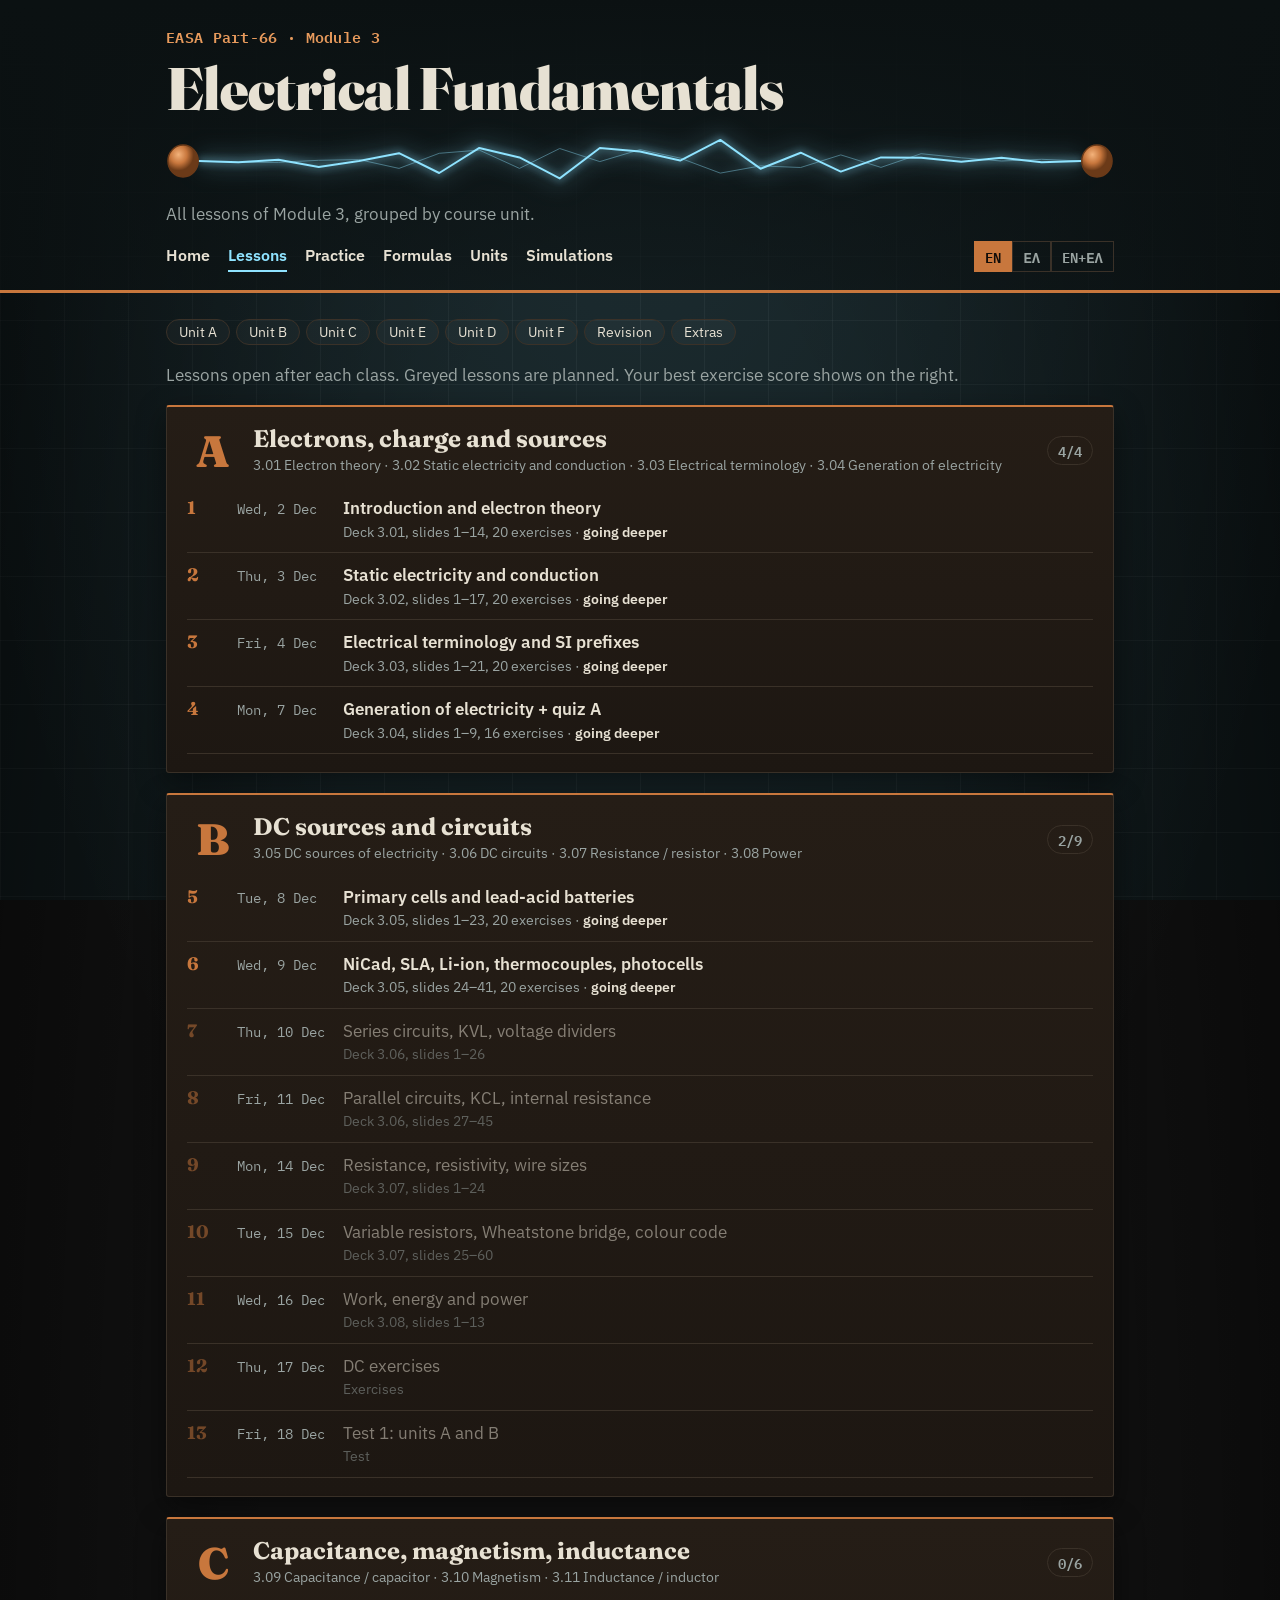
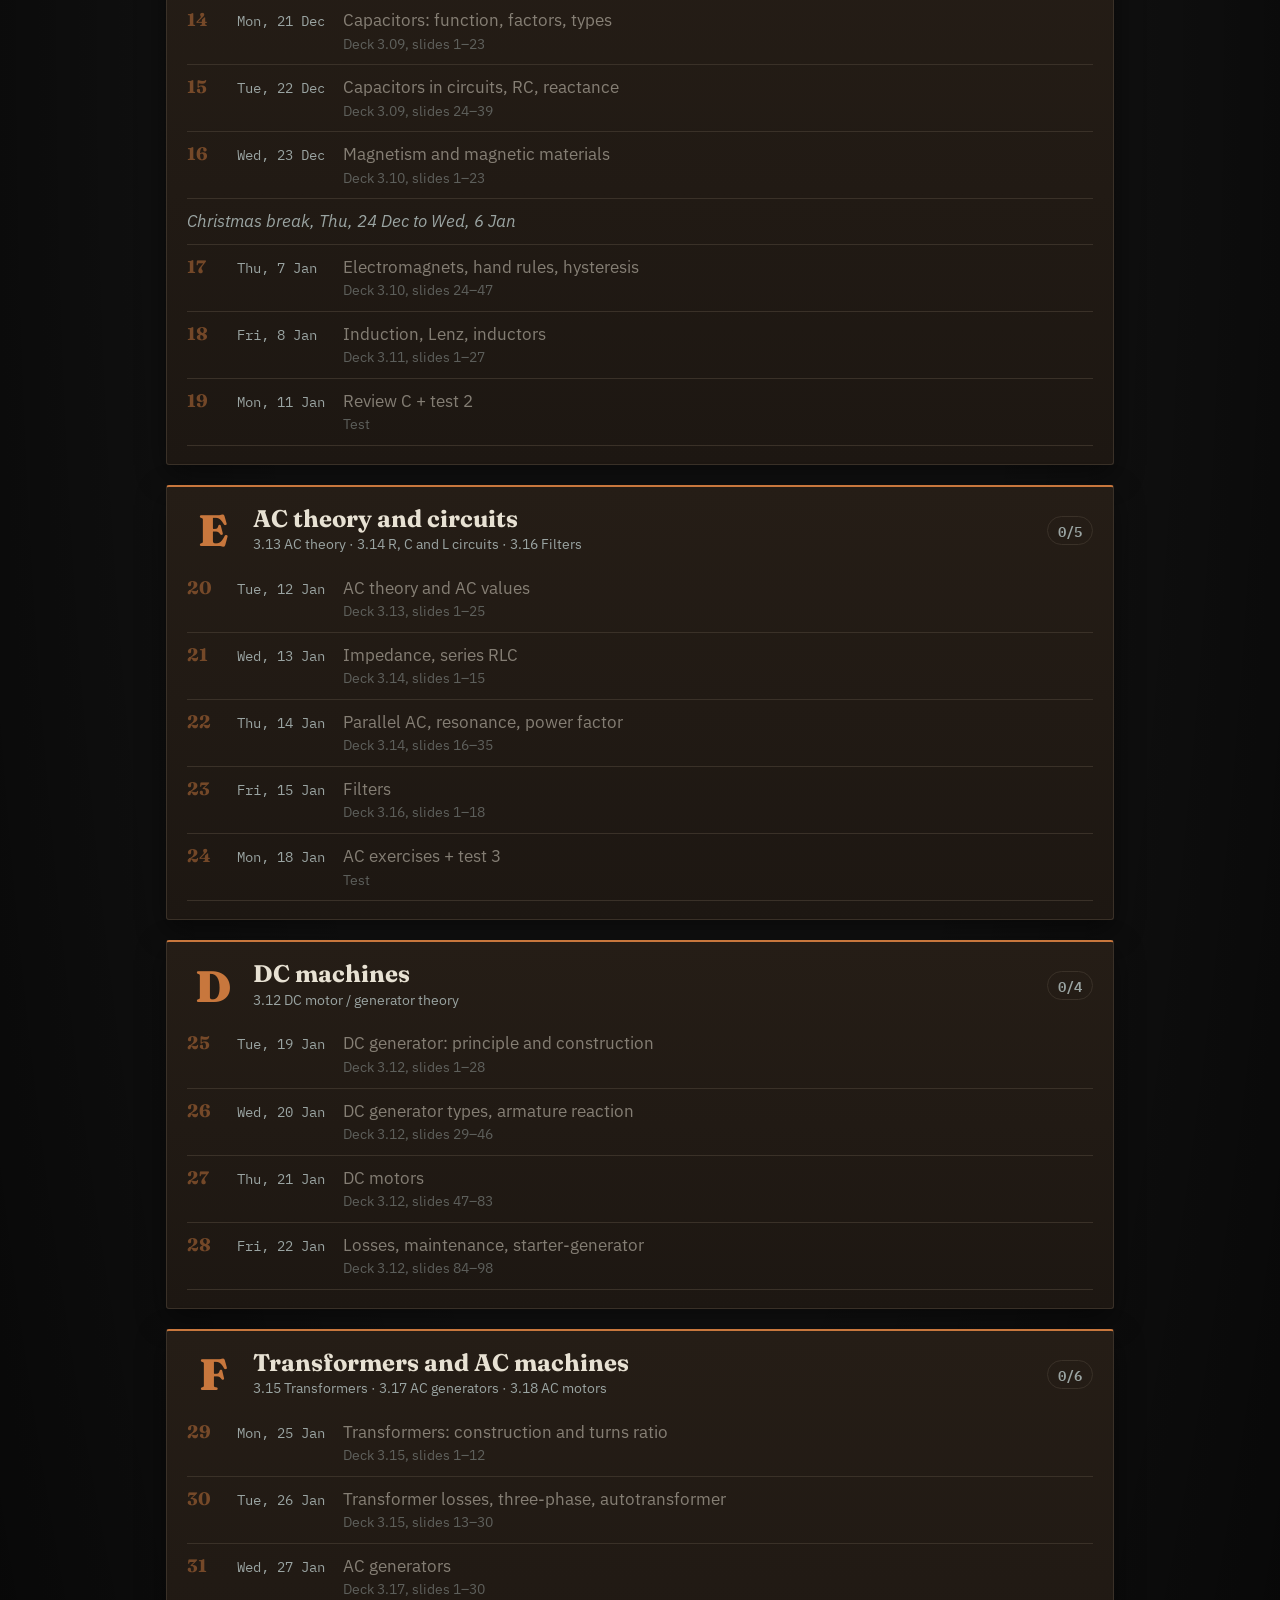
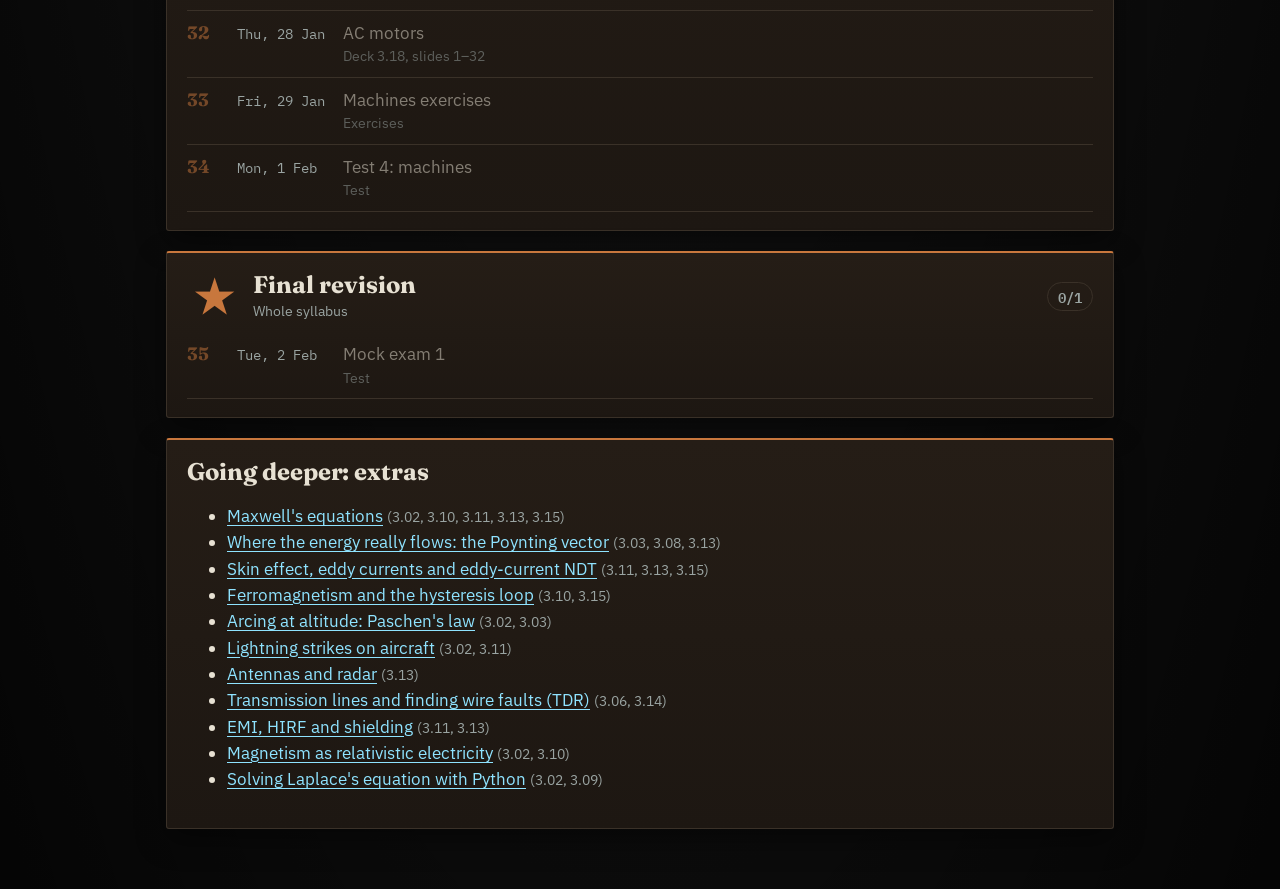
<file: lessons.html>
<!DOCTYPE html>
<html lang="en">
<head>
<meta charset="utf-8">
<meta name="viewport" content="width=device-width, initial-scale=1">
<title>Lessons · M03</title>
<link rel="stylesheet" href="assets/lab.css?v=0d6c769b">
</head>
<body>
<main>
  <nav class="chips unit-jump" id="jump" aria-label="Units"></nav>
  <p class="mute">Lessons open after each class. Greyed lessons are planned. Your best exercise score shows on the right.</p>
  <div id="units"></div>
  <section class="panel" id="extras" hidden><h2>Going deeper: extras</h2><ul id="extras-list"></ul></section>
</main>
<script src="data/lessons.js?v=b01915ba"></script>
<script src="data/bank.js?v=adff520b"></script>
<script src="assets/core.js?v=77472d13"></script>
<script>
// All lessons grouped by course unit (A–F, then the final revision), with the Christmas break in its place.
class LessonLog {
  constructor() { this.bank = new Bank(window.M3_BANK); this.breaks = window.M3_LESSONS.breaks || []; this.best = Store.get('best', {}); }
  row(l) {
    const pub = l.status === 'published', n = this.bank.pick({lessons: [l.id]}).length, b = this.best['lesson-' + l.id];
    const title = pub ? `<a href="lesson.html?id=${l.id}">${esc(l.title.en)}</a>` : esc(l.title.en);
    const sub = l.kind === 'lesson' ? `Deck ${l.topics.join(', ')}, slides ${l.slides}` : (l.kind === 'test' ? 'Test' : 'Exercises');
    return `<li class="${pub ? '' : 'planned'}"><span class="n">${l.n}</span><span class="d">${esc(Site.fmtDate(l.date))}</span>
      <span class="t">${title}<small>${esc(sub)}${pub ? ', ' + n + ' exercises' : ''}${pub && l.deep ? ` · <a href="deep.html?id=${l.id}">going deeper</a>` : ''}</small></span>
      <span class="q">${b ? b.ok + '/' + b.n : ''}</span></li>`;
  }
  // Break rows that fall between the previous lesson and this one.
  breakBefore(prev, l) {
    return this.breaks.filter(b => b.from < l.date && (!prev || b.from > prev.date))
      .map(b => `<li class="break">${esc(b.label)}, ${esc(Site.fmtDate(b.from))} to ${esc(Site.fmtDate(b.to))}</li>`).join('');
  }
  unit(u) {
    const ls = u.lessons, done = ls.filter(l => l.status === 'published').length;
    const topics = u.topics.map(t => `${t} ${esc(window.M3_LESSONS.topics[t].en)}`).join(' · ');
    const all = Site.lessons();
    const rows = ls.map(l => this.breakBefore(all[all.indexOf(l) - 1], l) + this.row(l)).join('');
    return `<section class="panel unit" id="unit-${u.id}">
      <div class="unit-head"><span class="letter">${u.id === 'R' ? '★' : u.id}</span><div>
        <h2>${Lang.t(u.title)}</h2>
        <p class="mute small">${topics || 'Whole syllabus'}</p></div>
        <span class="progress" title="Lessons published">${done}/${ls.length}</span></div>
      <ol class="log">${rows}</ol></section>`;
  }
  render() {
    const units = Site.units();
    $('jump').innerHTML = units.map(u => `<a class="chip" href="#unit-${u.id}">${u.id === 'R' ? 'Revision' : 'Unit ' + u.id}</a>`).join('') +
      ((window.M3_LESSONS.extras || []).length ? '<a class="chip" href="#extras">Extras</a>' : '');
    $('units').innerHTML = units.map(u => this.unit(u)).join('');
    // Extra reading that spans several lessons (deep/<id>.md).
    const extras = window.M3_LESSONS.extras || [];
    $('extras').hidden = !extras.length;
    $('extras-list').innerHTML = extras.map(x => `<li><a href="deep.html?id=${x.id}">${Lang.t(x.title)}</a>
      <span class="mute small">(${esc(x.topics.join(', '))})</span></li>`).join('');
  }
  init() {
    Site.header('All lessons of Module 3, grouped by course unit.');
    this.render();
    document.addEventListener('langchange', () => this.render());
  }
}
new LessonLog().init();
</script>
</body>
</html>
</file>
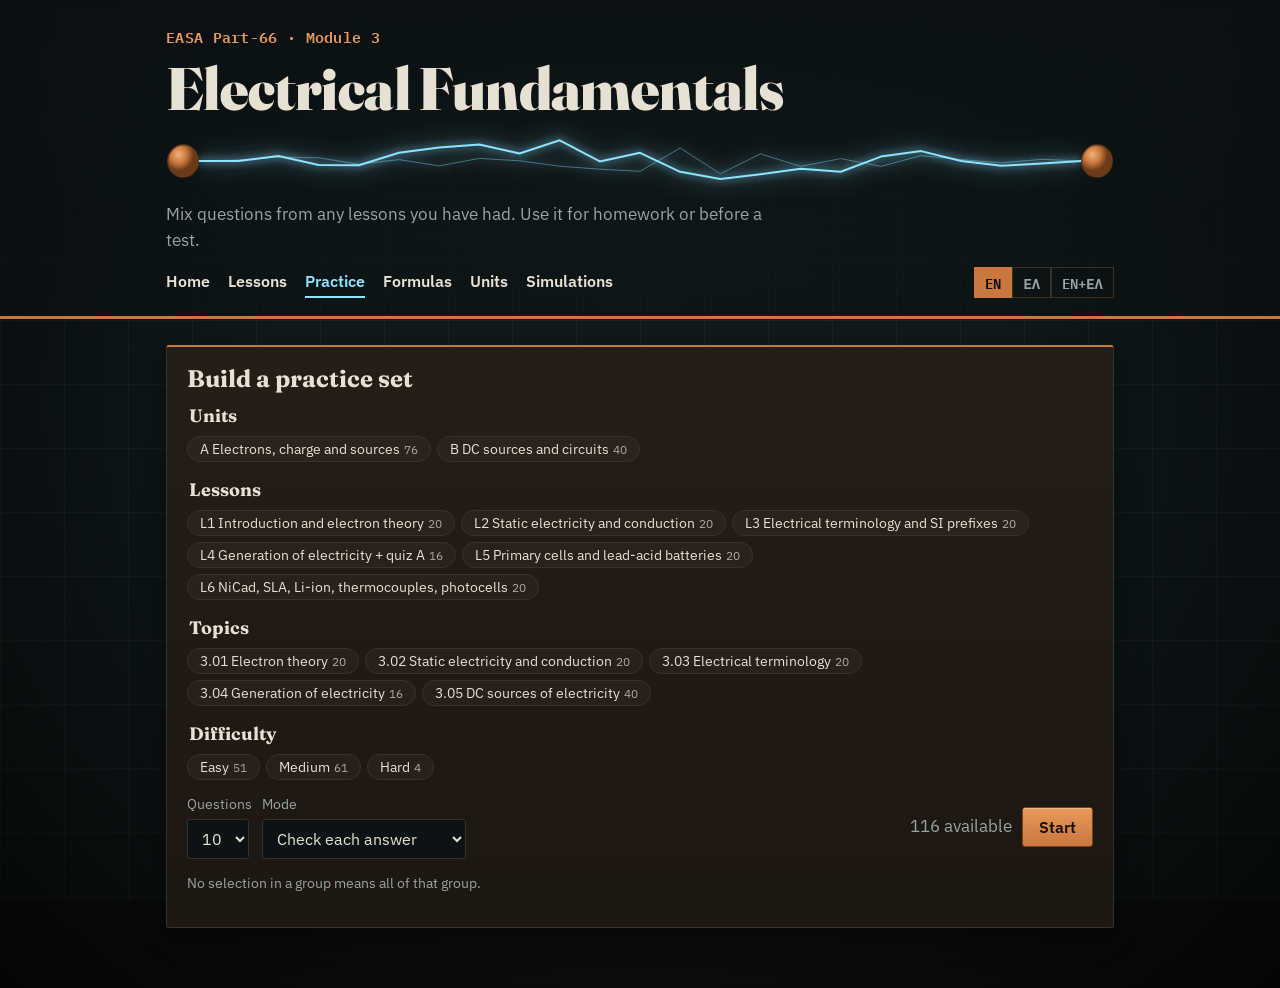
<file: practice.html>
<!DOCTYPE html>
<html lang="en">
<head>
<meta charset="utf-8">
<meta name="viewport" content="width=device-width, initial-scale=1">
<title>Practice · M03</title>
<link rel="stylesheet" href="assets/lab.css?v=0d6c769b">
</head>
<body>
<main>
  <section class="panel" id="builder">
    <h2>Build a practice set</h2>
    <fieldset><legend>Units</legend><div class="chips" id="f-units"></div></fieldset>
    <fieldset><legend>Lessons</legend><div class="chips" id="f-lessons"></div></fieldset>
    <fieldset><legend>Topics</legend><div class="chips" id="f-topics"></div></fieldset>
    <fieldset><legend>Difficulty</legend><div class="chips" id="f-d"></div></fieldset>
    <div class="row">
      <div><label for="n">Questions</label><select id="n"><option>5</option><option selected>10</option><option>20</option><option>30</option></select></div>
      <div><label for="mode">Mode</label><select id="mode"><option value="practice">Check each answer</option><option value="test">Answer all, then check</option></select></div>
      <span class="spacer"></span>
      <p class="mute" id="avail" style="margin:0"></p>
      <button class="btn" id="go">Start</button>
    </div>
    <p class="small mute">No selection in a group means all of that group.</p>
  </section>
  <section class="panel" id="run" hidden><div class="row"><h2 style="margin:0">Practice set</h2><span class="spacer"></span>
    <button class="btn alt" id="back">Change the set</button></div><div id="quiz"></div></section>
</main>
<script src="data/lessons.js?v=b01915ba"></script>
<script src="data/bank.js?v=adff520b"></script>
<script src="assets/core.js?v=77472d13"></script>
<script>
// Practice builder: filter the bank by lesson, topic and difficulty, then run a quiz.
class PracticePage {
  constructor() { this.bank = new Bank(window.M3_BANK); this.sel = {units: new Set(), lessons: new Set(), topics: new Set(), d: new Set()}; }
  chips(el, items, key) {
    $(el).innerHTML = items.map(([v, label, n]) => `<button class="chip" data-k="${key}" data-v="${esc(v)}" aria-pressed="false">${esc(label)}<small>${n}</small></button>`).join('')
      || '<span class="mute small">Nothing yet.</span>';
  }
  filters() {
    // A unit adds its topics to the topic filter.
    const units = window.M3_LESSONS.units || {}, topics = new Set(this.sel.topics);
    this.sel.units.forEach(u => (units[u] ? units[u].topics : []).forEach(t => topics.add(t)));
    return {lessons: [...this.sel.lessons], topics: [...topics], d: [...this.sel.d].map(Number)};
  }
  pool() { return this.bank.pick(this.filters()); }
  renderFilters() {
    const all = this.bank.pick(), byL = this.bank.countBy('lesson', all), byT = this.bank.countBy('topic', all), byD = this.bank.countBy('d', all);
    this.chips('f-units', Site.units().filter(u => u.topics.some(t => byT[t])).map(u =>
      [u.id, `${u.id} ${u.title.en}`, u.topics.reduce((s, t) => s + (byT[t] || 0), 0)]), 'units');
    this.chips('f-lessons', Site.lessons().filter(l => byL[l.id]).map(l => [l.id, `L${l.n} ${l.title.en}`, byL[l.id]]), 'lessons');
    this.chips('f-topics', Object.keys(byT).sort().map(t => [t, `${t} ${this.bank.topicName(t).en}`, byT[t]]), 'topics');
    this.chips('f-d', [[1, 'Easy', byD[1] || 0], [2, 'Medium', byD[2] || 0], [3, 'Hard', byD[3] || 0]].filter(x => x[2]), 'd');
    document.querySelectorAll('#builder .chip').forEach(c => c.addEventListener('click', () => {
      const s = this.sel[c.dataset.k], v = c.dataset.v;
      s.has(v) ? s.delete(v) : s.add(v);
      c.setAttribute('aria-pressed', s.has(v)); this.count();
    }));
    this.count();
  }
  count() { const n = this.pool().length; $('avail').textContent = `${n} available`; $('go').disabled = !n; }
  start() {
    const n = +$('n').value, qs = shuffle(this.pool()).slice(0, n);
    $('builder').hidden = true; $('run').hidden = false;
    new Quiz($('quiz'), qs, {mode: $('mode').value, bank: this.bank}).render();
    window.scrollTo(0, 0);
  }
  init() {
    Site.header('Mix questions from any lessons you have had. Use it for homework or before a test.');
    this.renderFilters();
    $('go').addEventListener('click', () => this.start());
    $('back').addEventListener('click', () => { $('run').hidden = true; $('builder').hidden = false; });
    const p = new URLSearchParams(location.search);
    if (p.get('n')) { $('n').value = p.get('n'); this.start(); }
  }
}
new PracticePage().init();
</script>
</body>
</html>
</file>
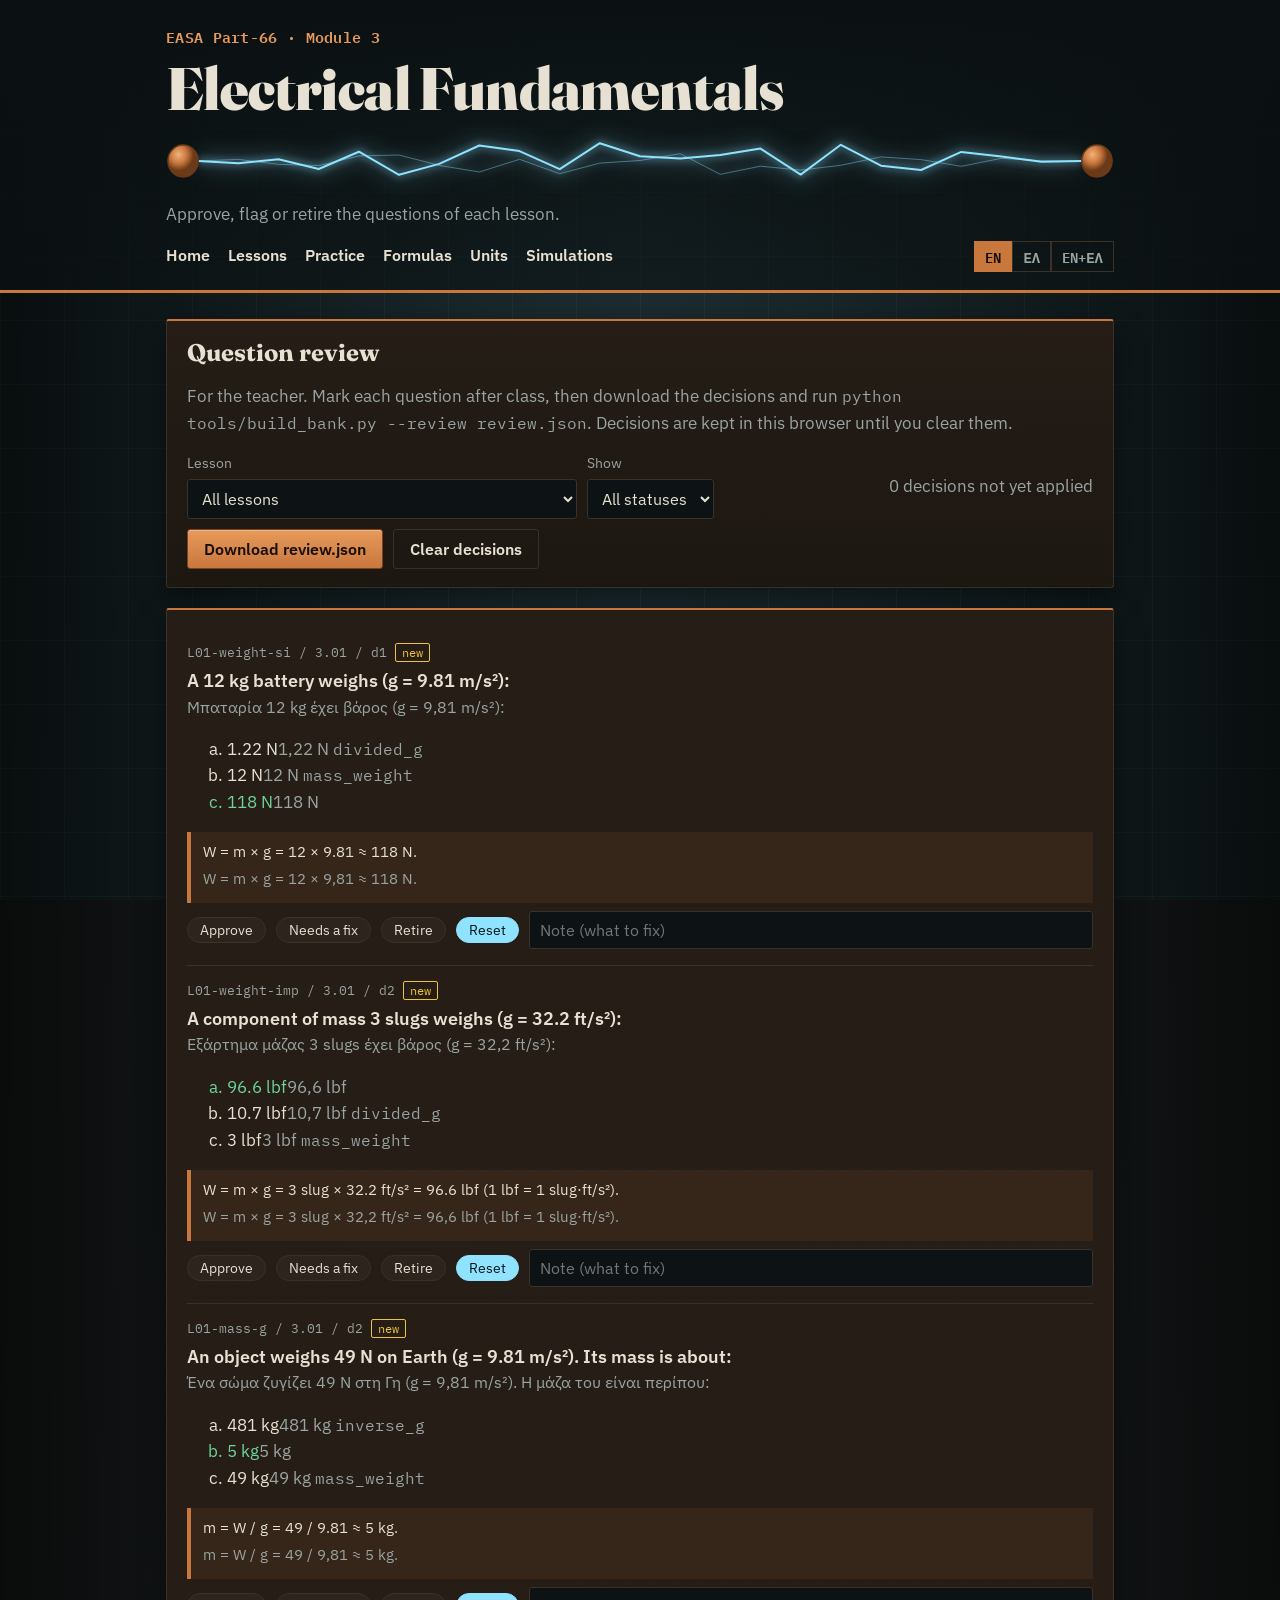
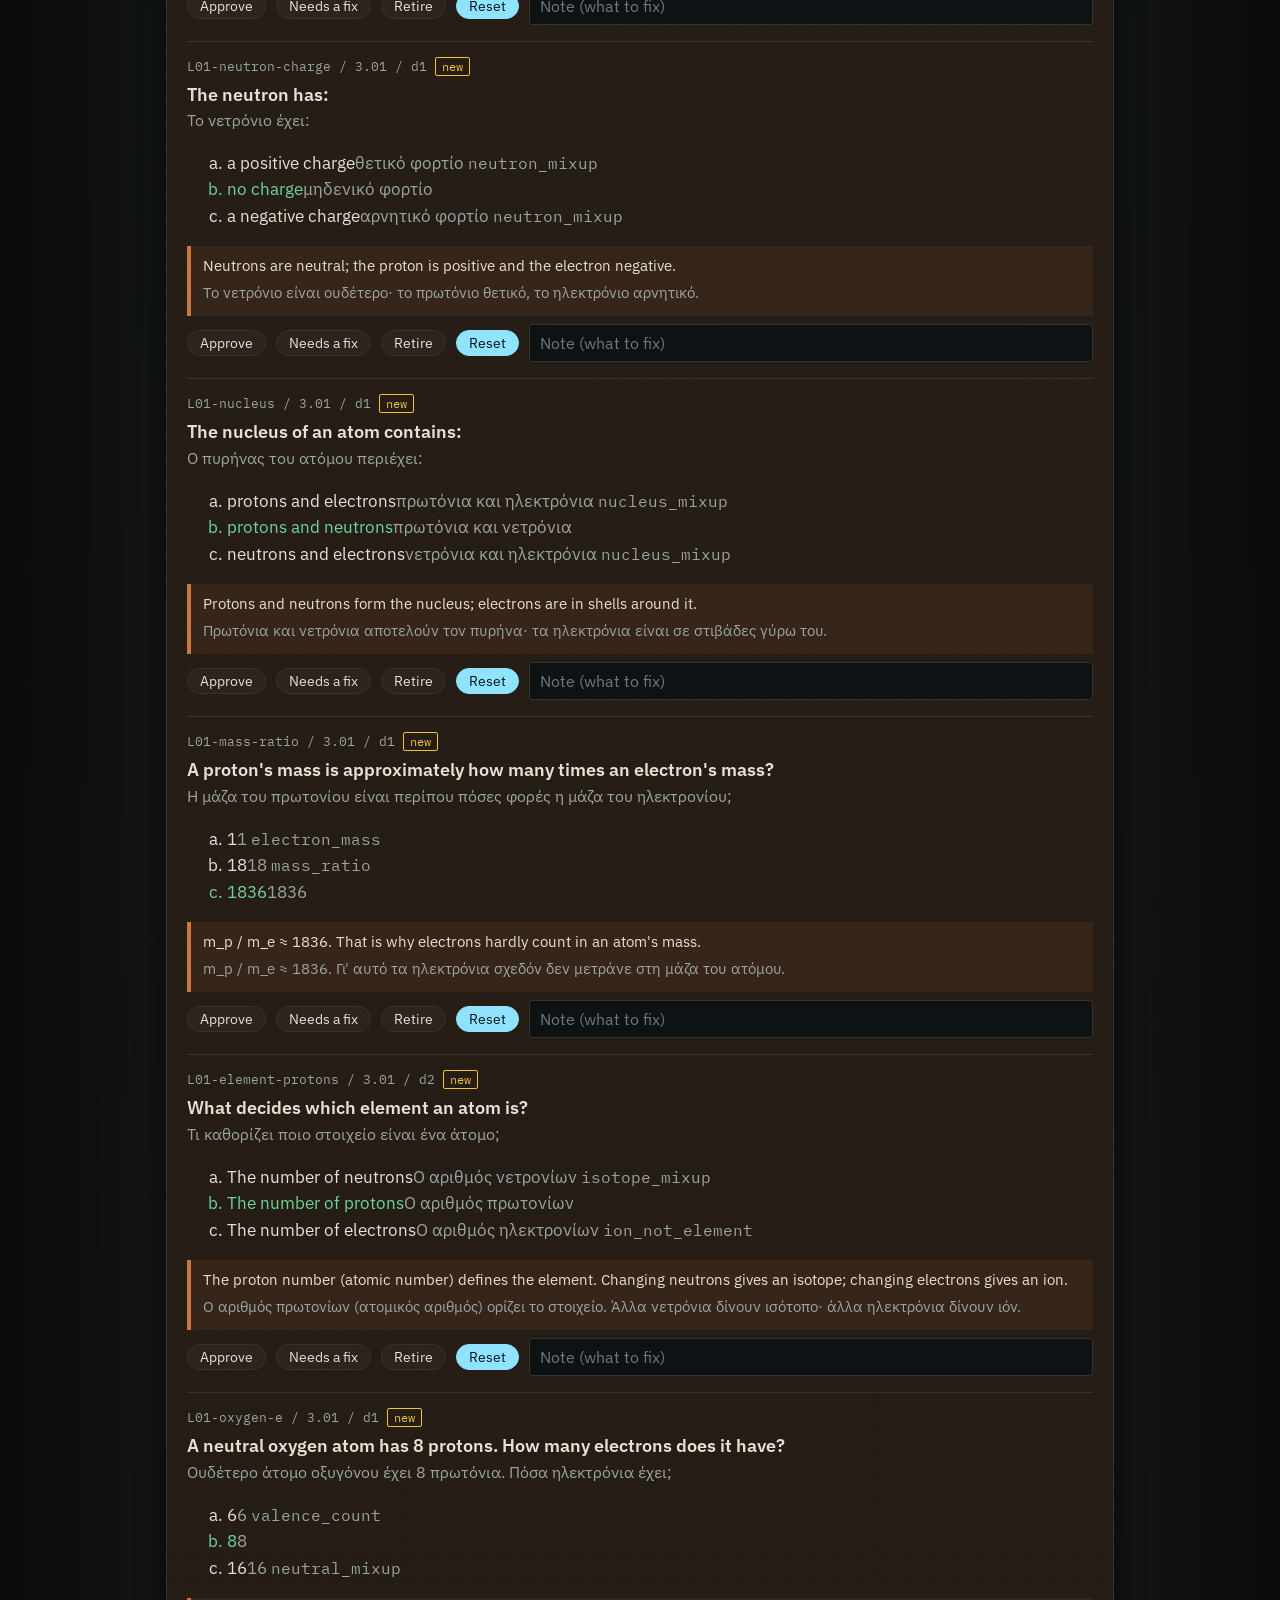
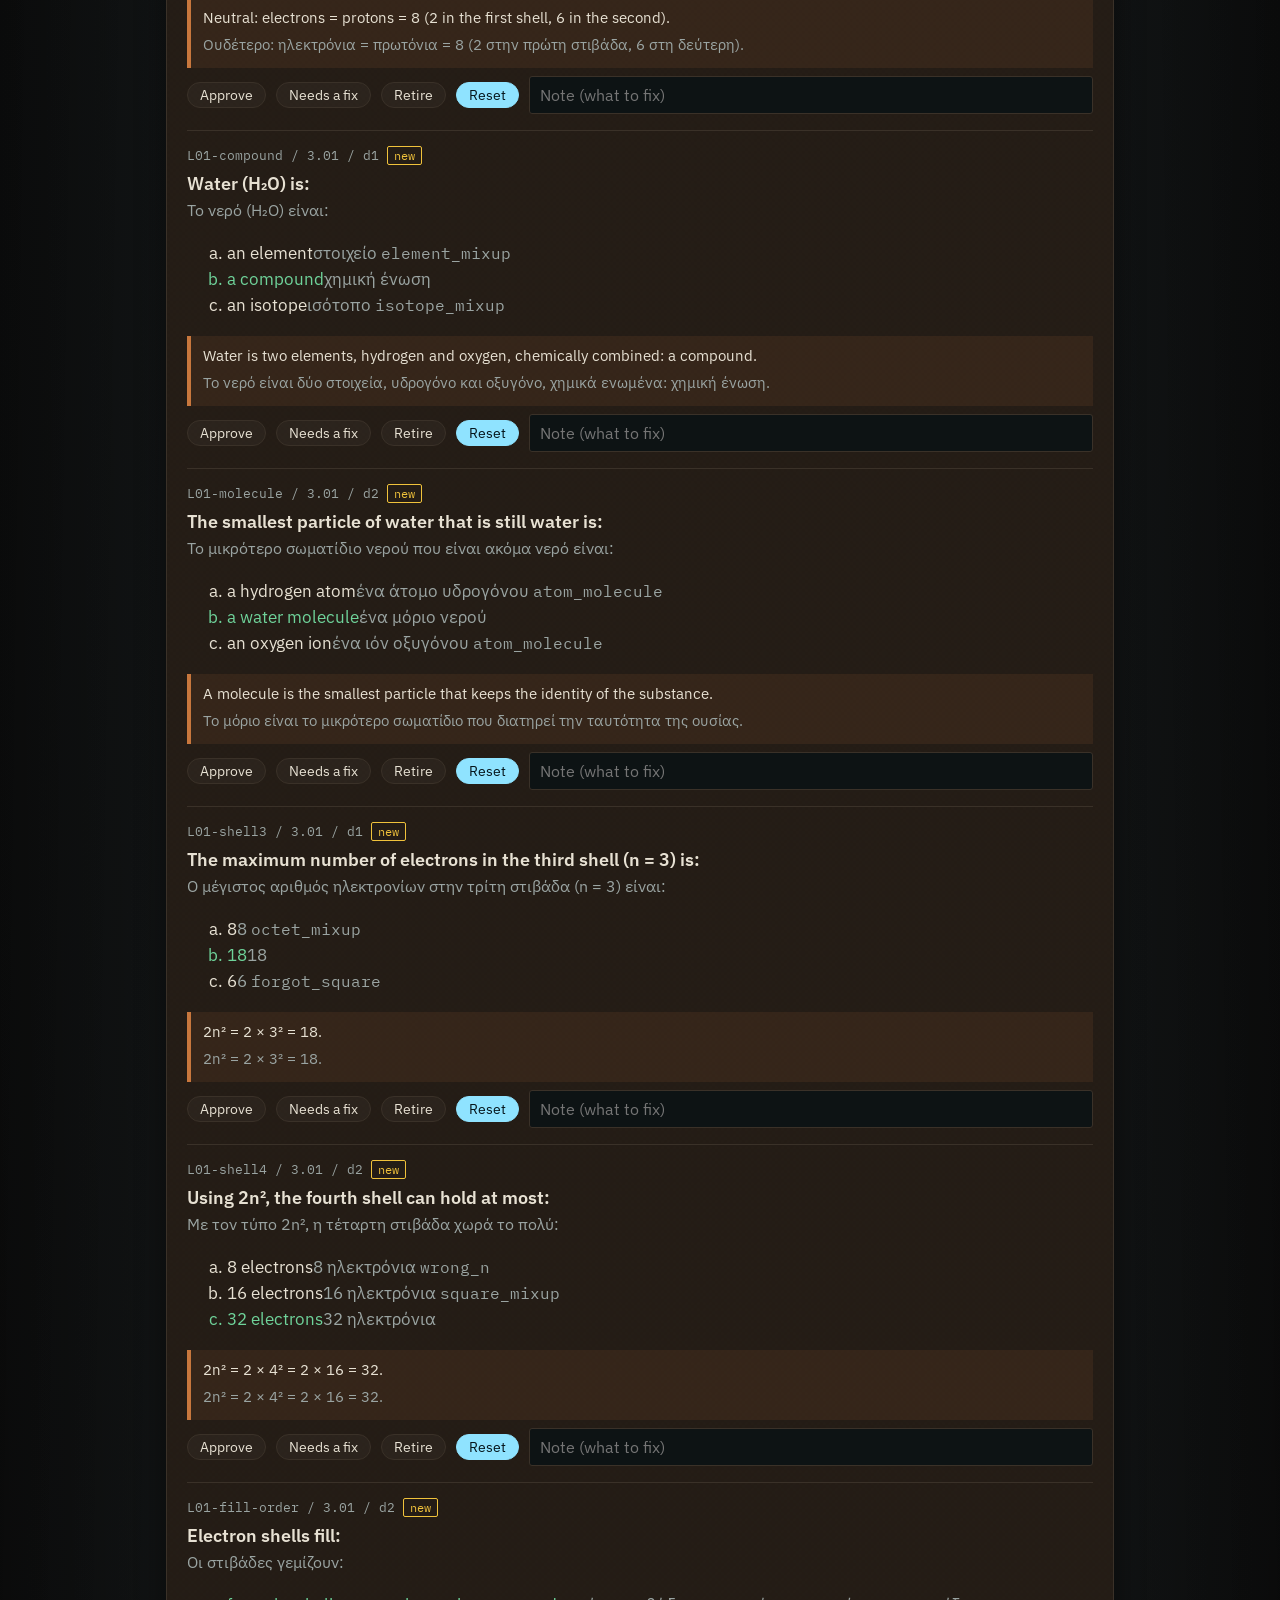
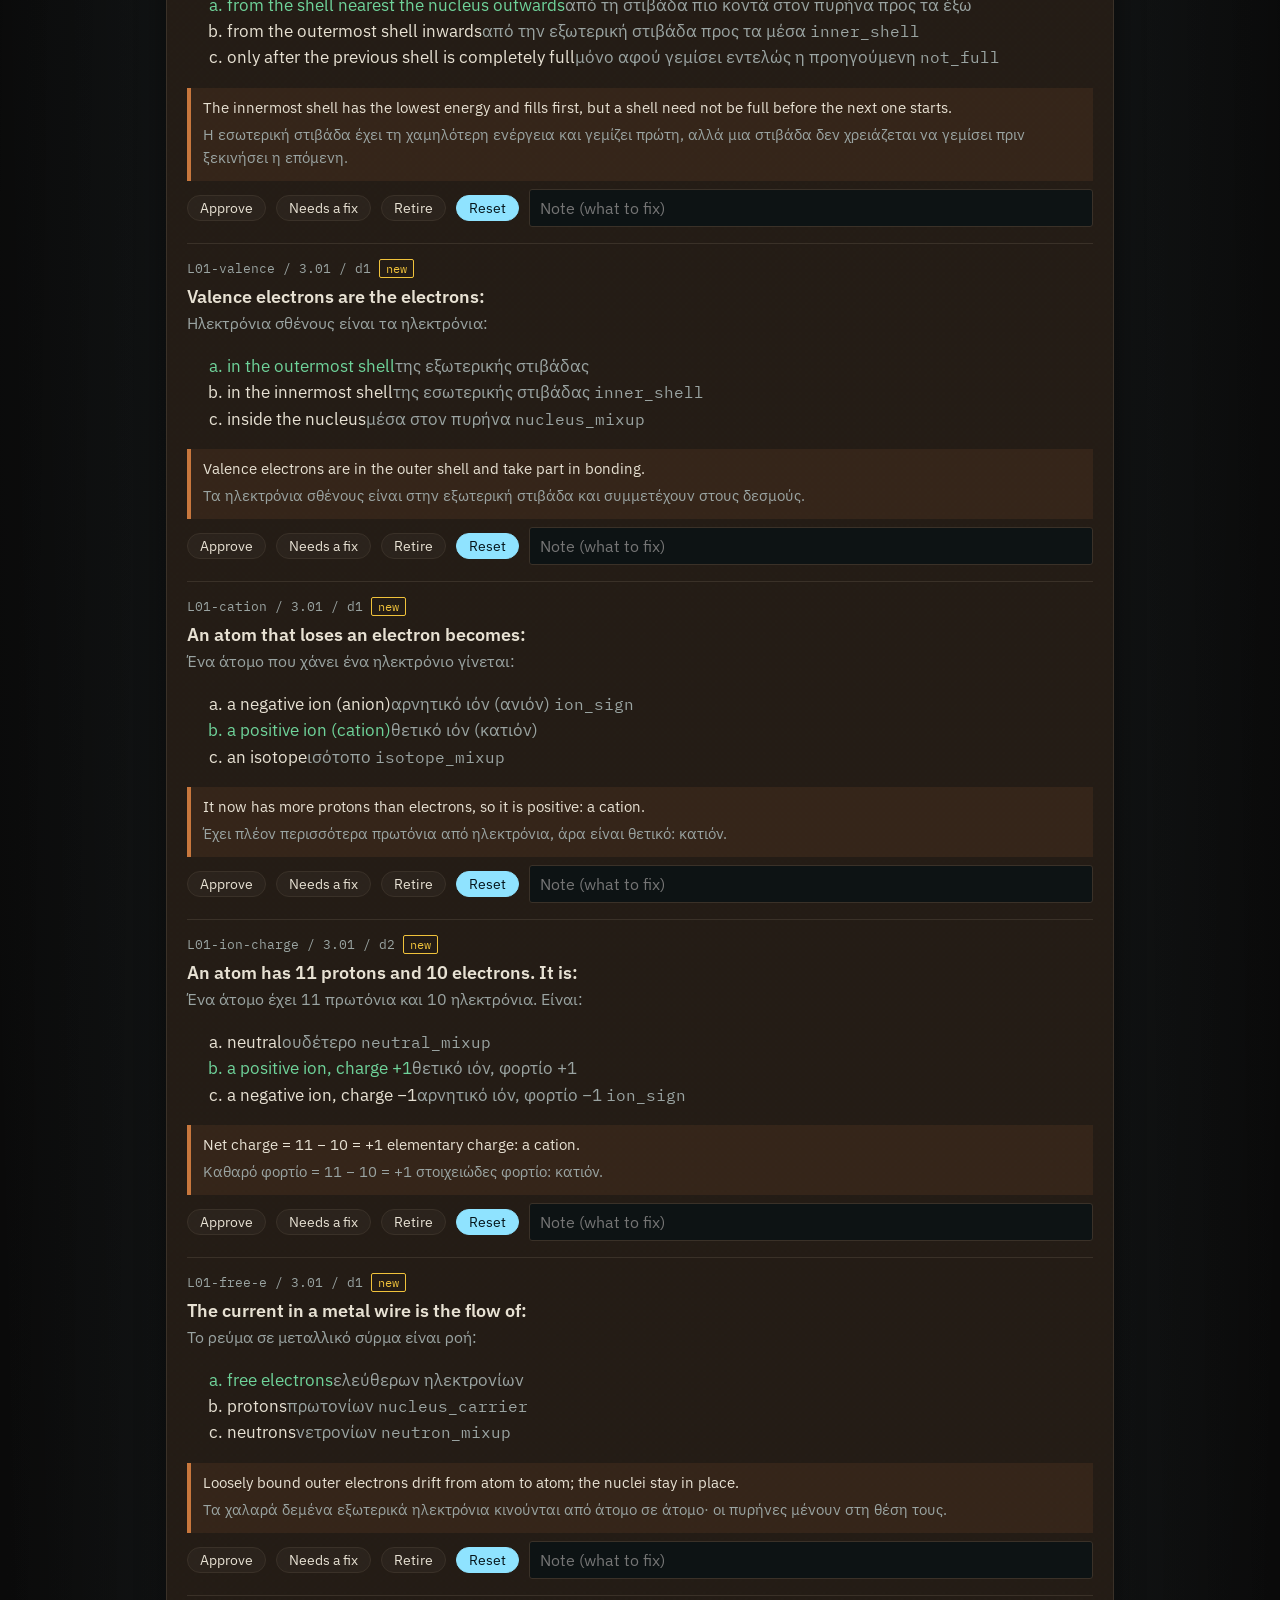
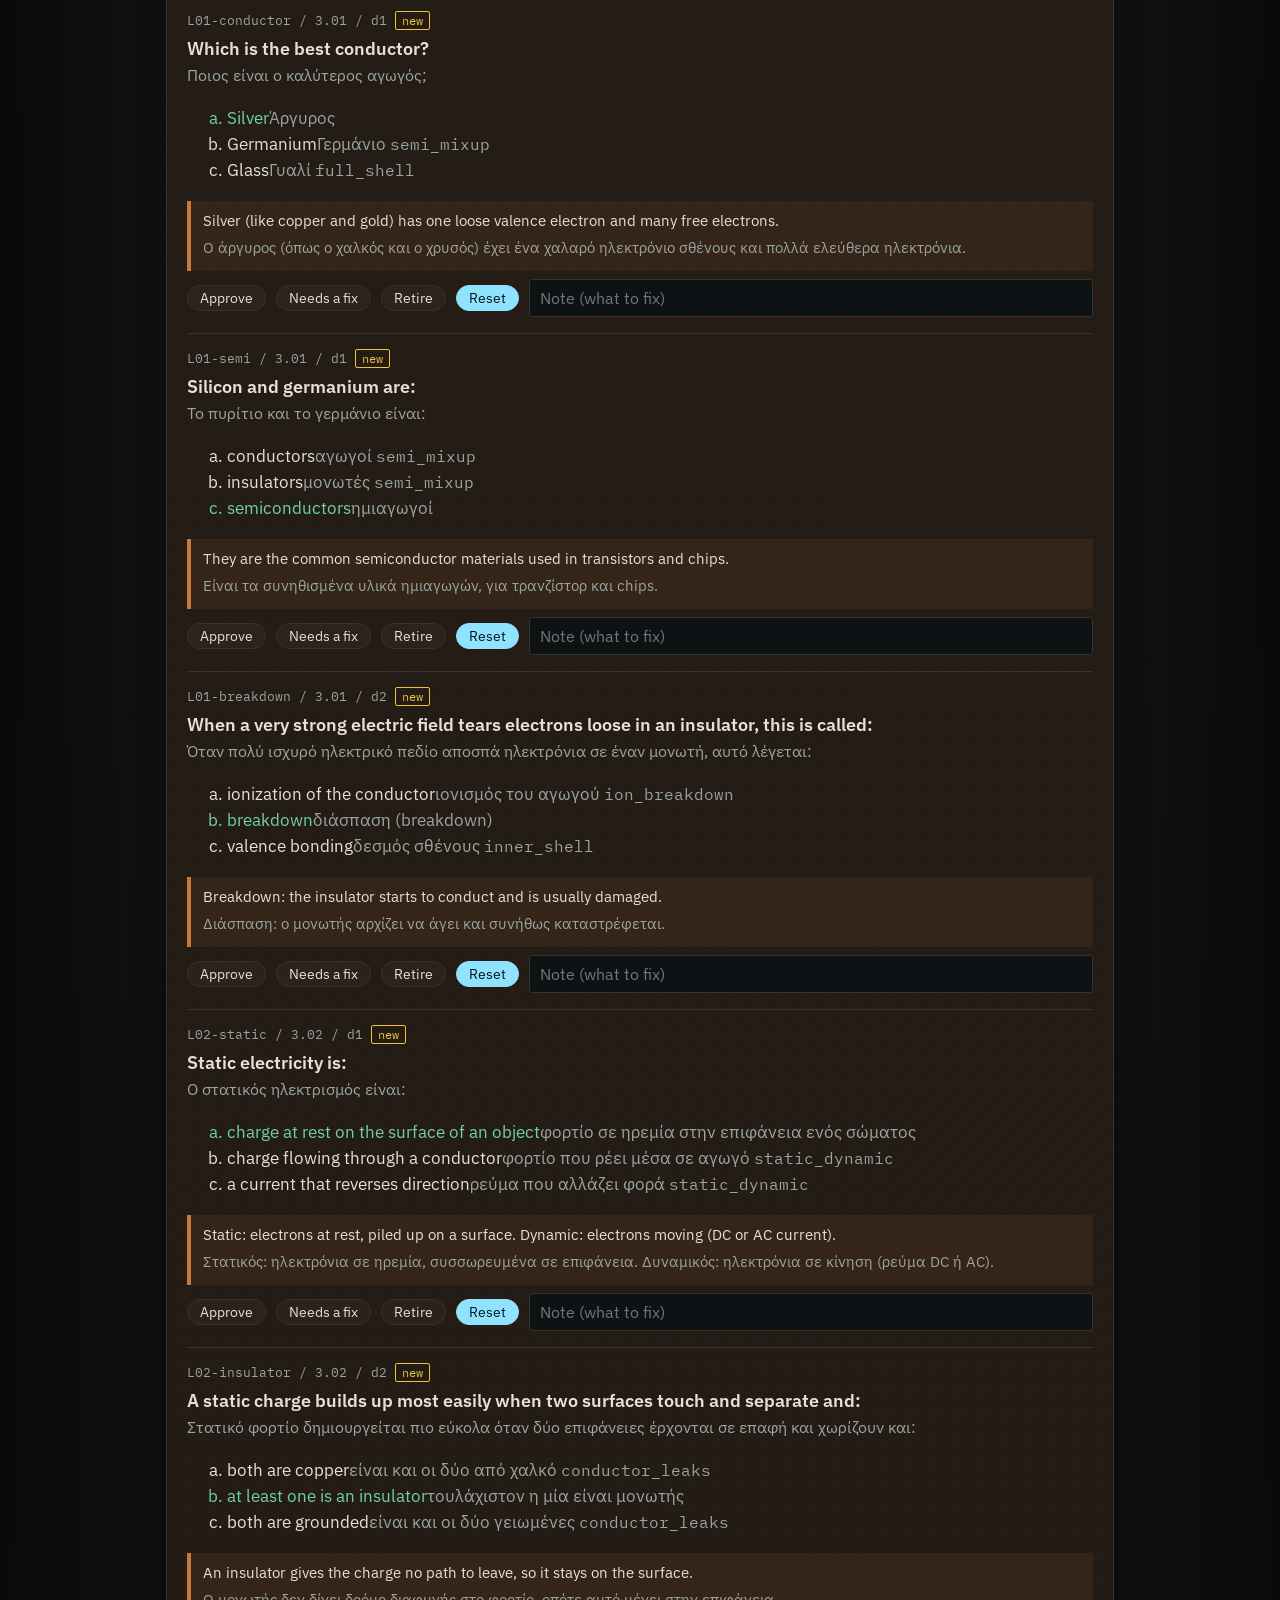
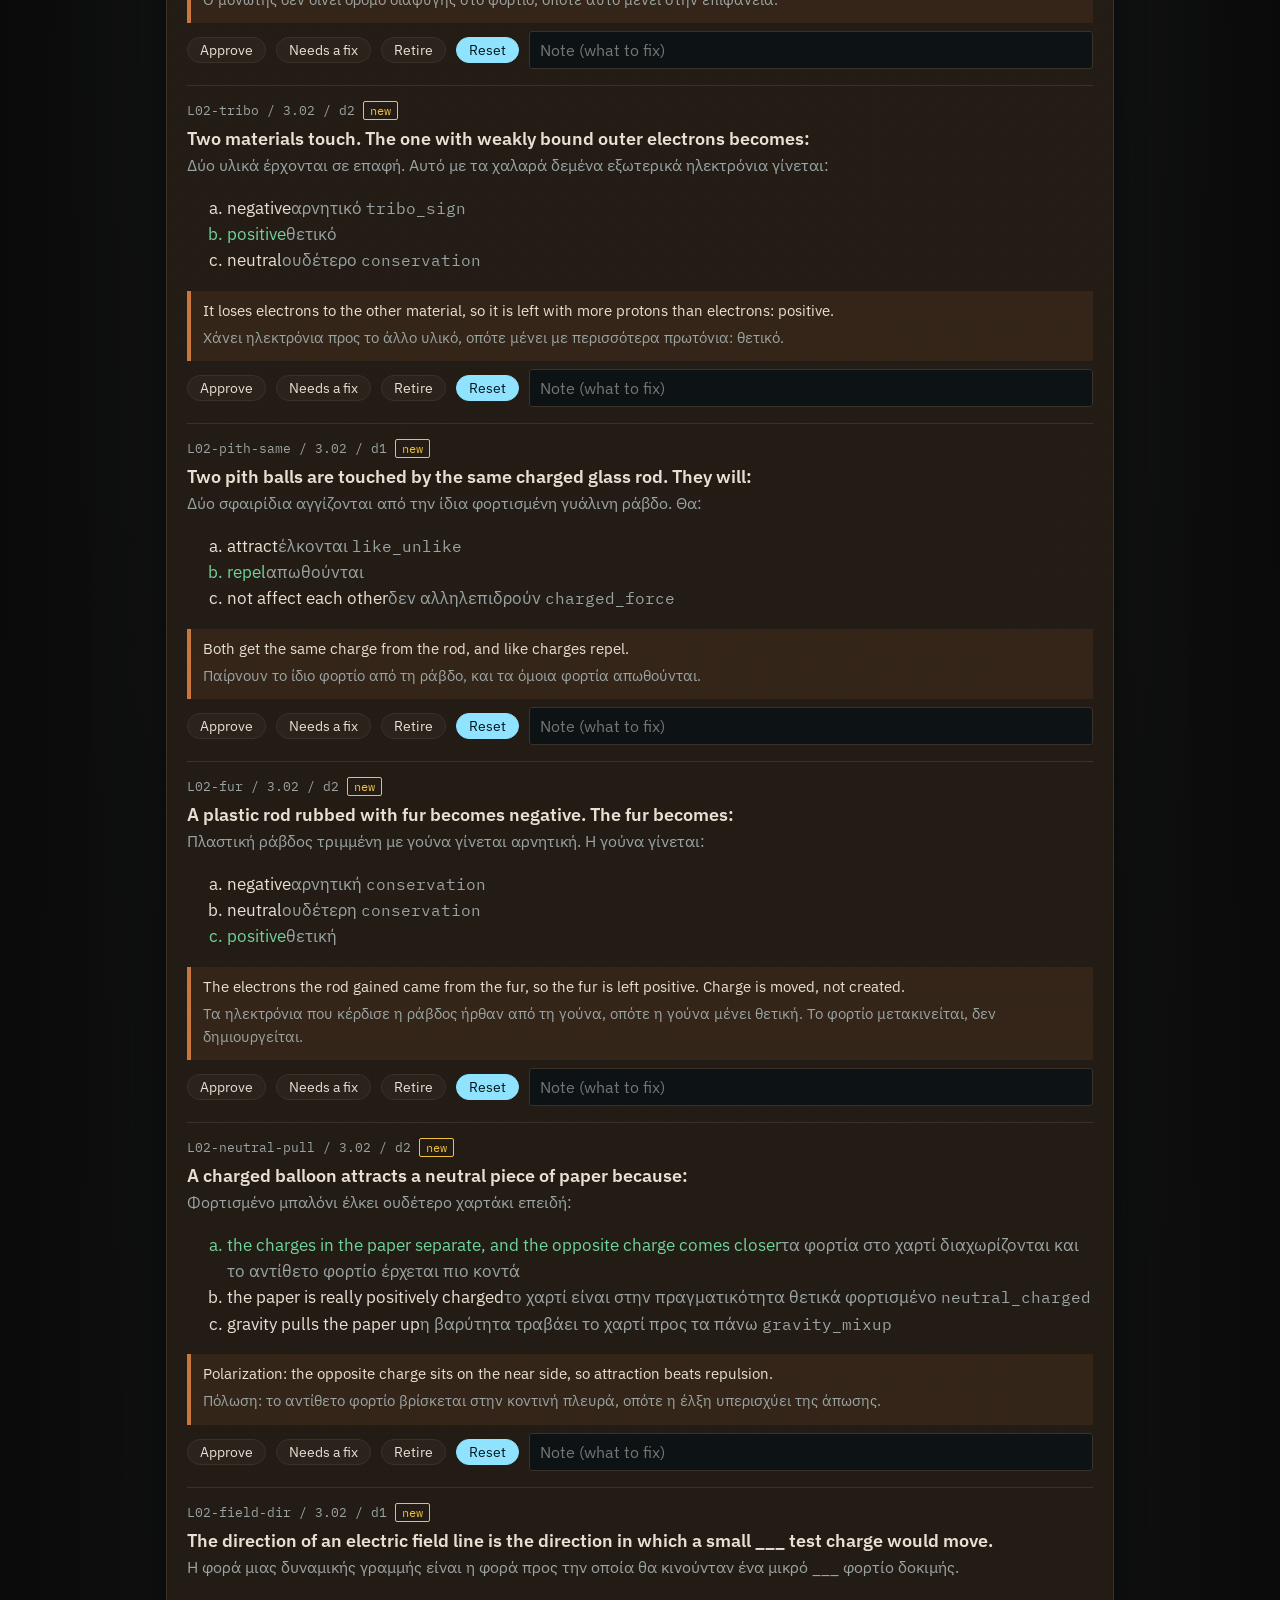
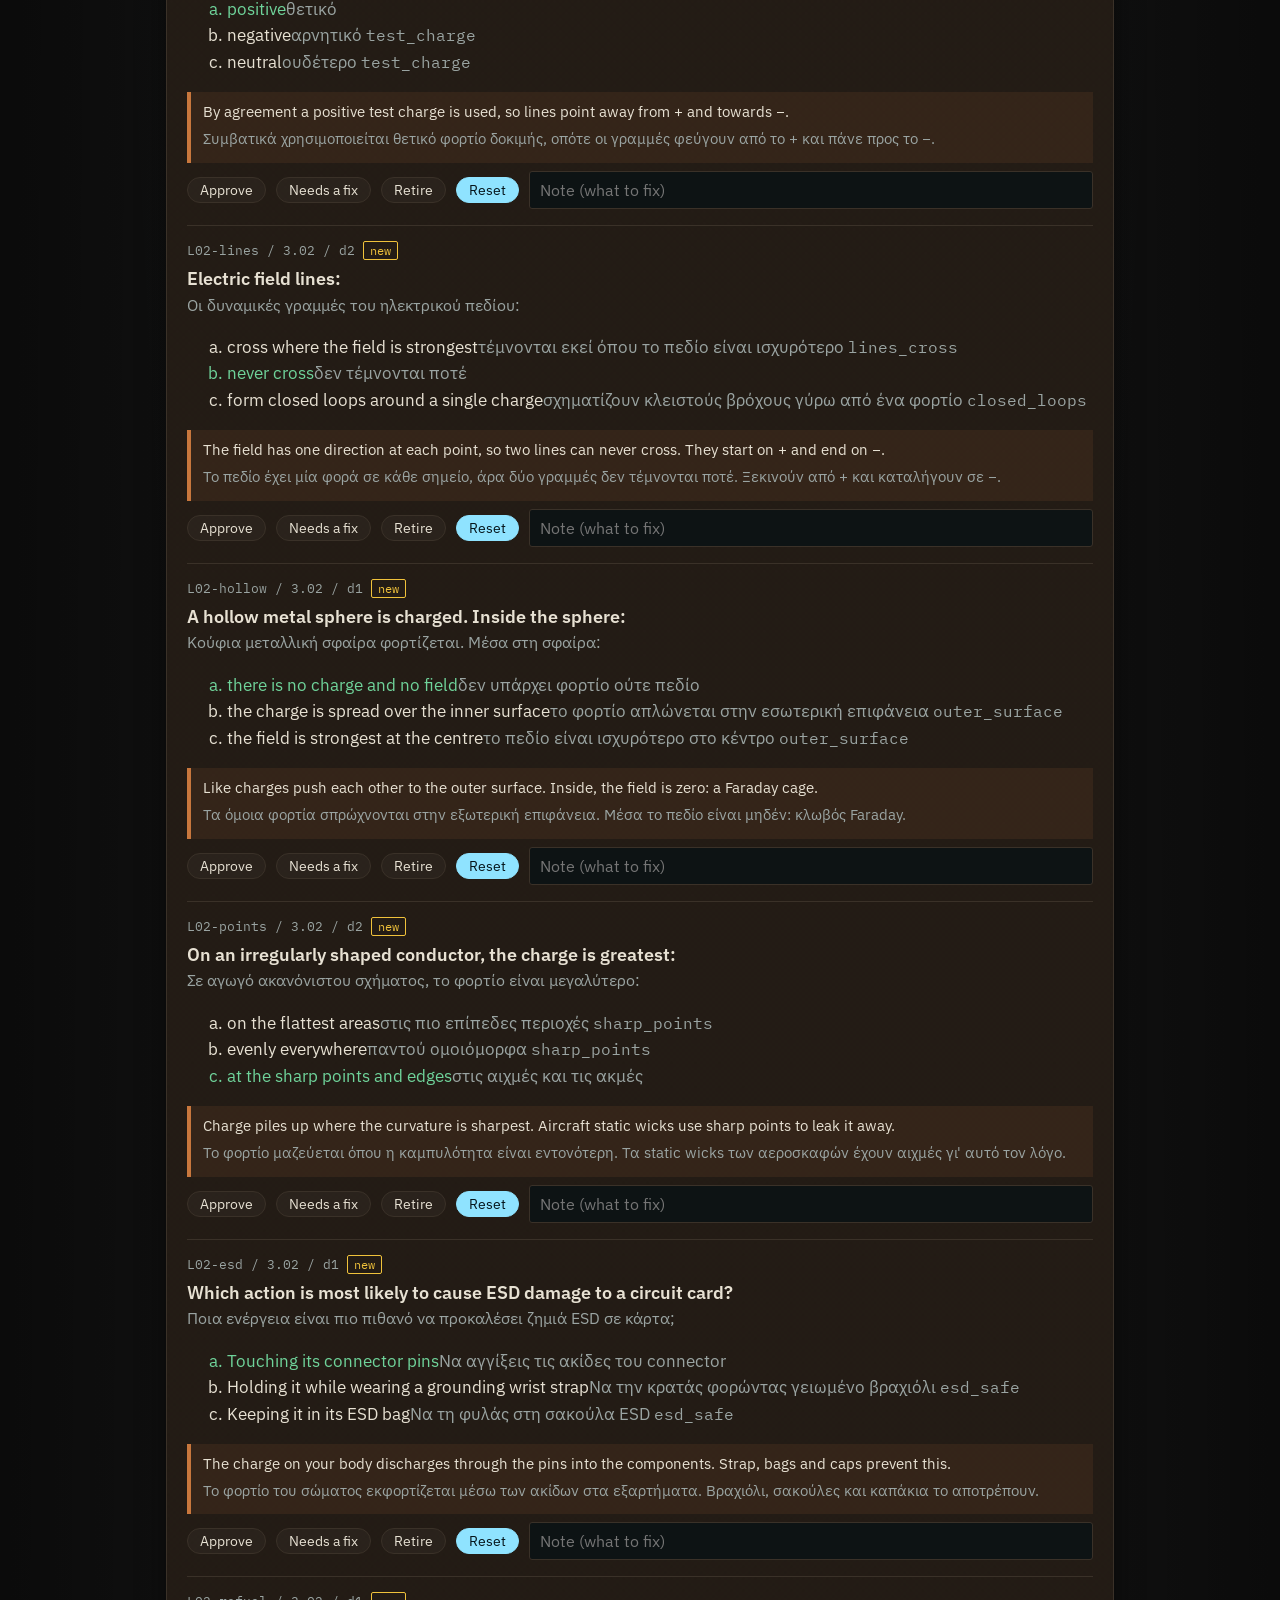
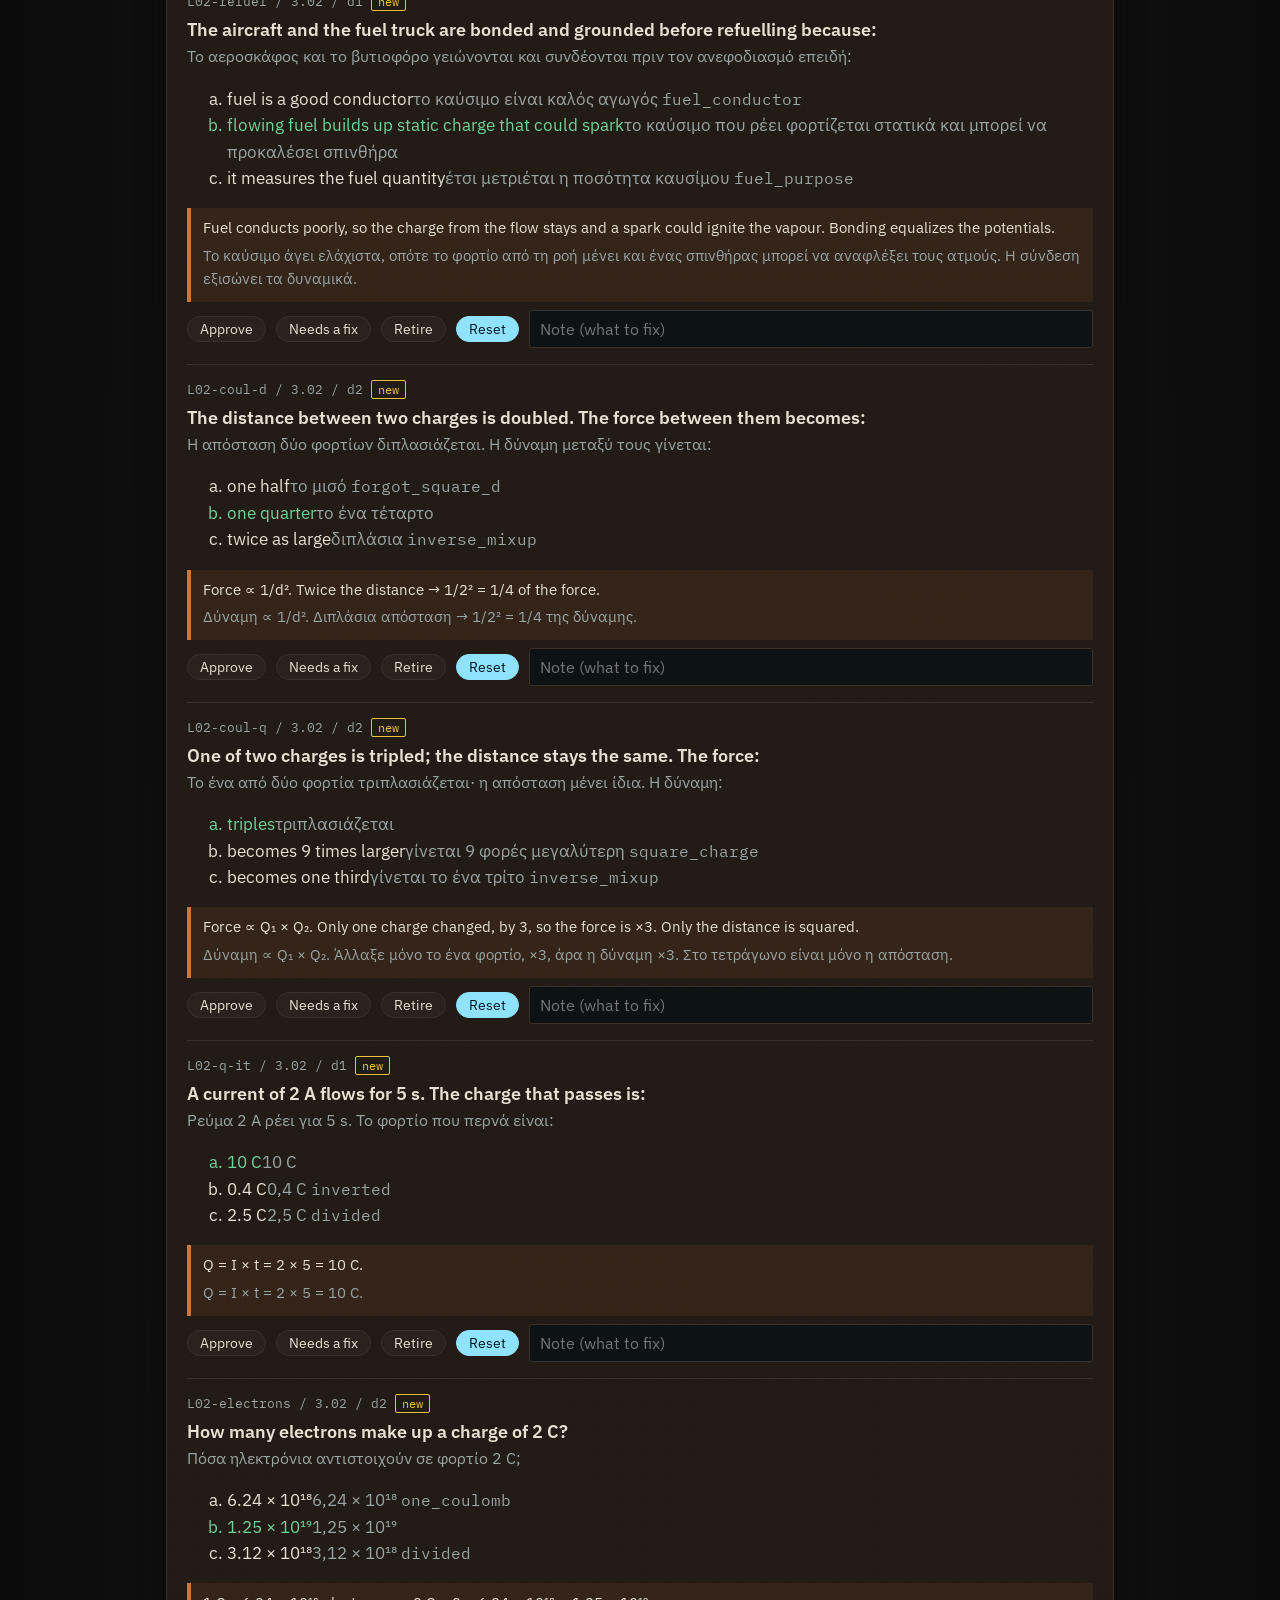
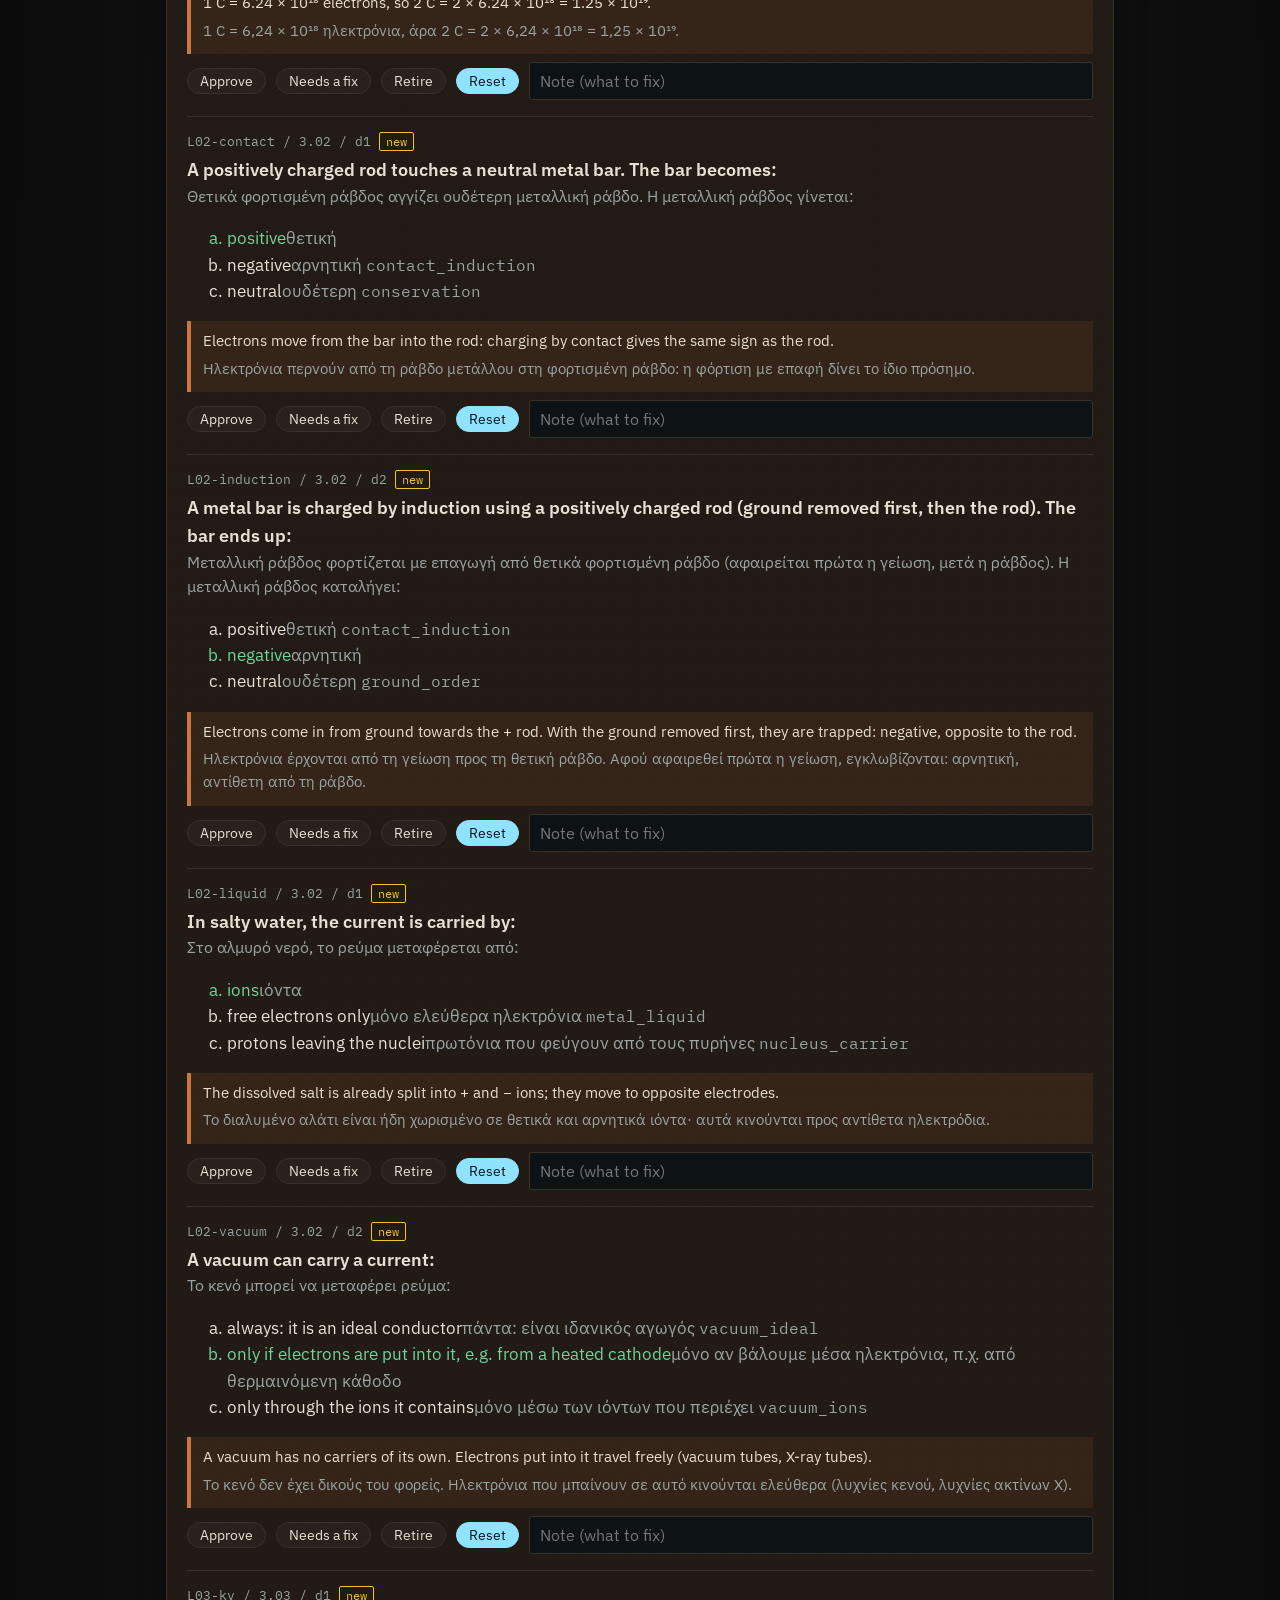
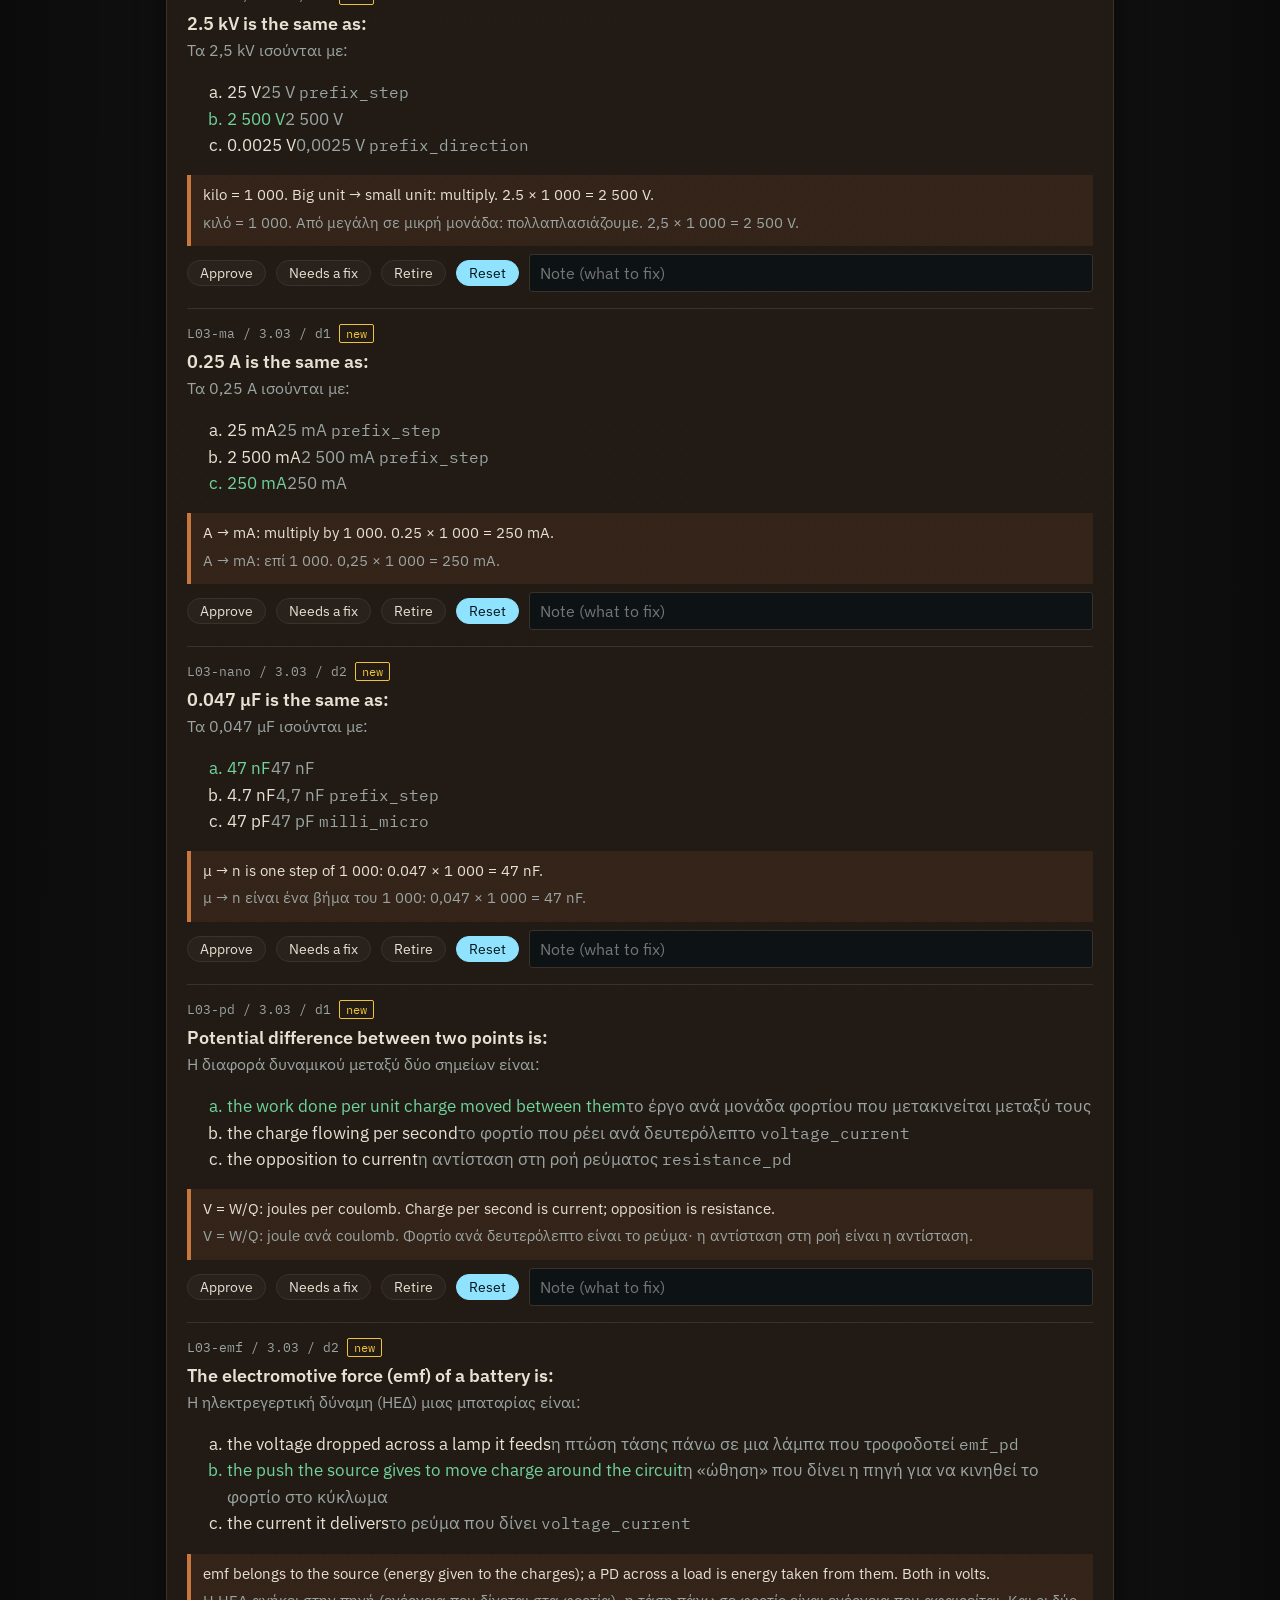
<file: review.html>
<!DOCTYPE html>
<html lang="en">
<head>
<meta charset="utf-8">
<meta name="viewport" content="width=device-width, initial-scale=1">
<title>Question review · M03</title>
<meta name="robots" content="noindex">
<link rel="stylesheet" href="assets/lab.css?v=0d6c769b">
</head>
<body>
<main>
  <section class="panel"><h2>Question review</h2>
    <p class="mute">For the teacher. Mark each question after class, then download the decisions and run
      <code>python tools/build_bank.py --review review.json</code>. Decisions are kept in this browser until you clear them.</p>
    <div class="row">
      <div><label for="lesson">Lesson</label><select id="lesson"></select></div>
      <div><label for="show">Show</label><select id="show"><option value="all">All statuses</option><option value="new">New only</option><option value="fix">Needs a fix</option></select></div>
      <span class="spacer"></span>
      <span class="mute" id="pending"></span>
      <button class="btn" id="dl">Download review.json</button>
      <button class="btn alt" id="clear">Clear decisions</button>
    </div>
  </section>
  <section class="panel" id="list"></section>
</main>
<script src="data/lessons.js?v=b01915ba"></script>
<script src="data/bank.js?v=adff520b"></script>
<script src="assets/core.js?v=77472d13"></script>
<script>
// Teacher review: every question with its answer and explanation, and buttons to approve, flag or retire it.
class ReviewPage {
  constructor() { this.bank = new Bank(window.M3_BANK); this.dec = Store.get('review', {}); }
  save() { Store.set('review', this.dec); $('pending').textContent = `${Object.keys(this.dec).length} decisions not yet applied`; }
  status(q) { return (this.dec[q.id] && this.dec[q.id].status) || q.status || 'new'; }
  render() {
    const lid = $('lesson').value, show = $('show').value;
    const qs = this.bank.all.filter(q => (!lid || q.lesson === lid) && (show === 'all' || this.status(q) === show));
    $('list').innerHTML = qs.map(q => {
      const s = this.status(q), d = this.dec[q.id] || {};
      const opts = q.o.map((o, i) => `<li${i === q.a ? ' style="color:var(--ok)"' : ''}>${esc(o.en)}<span class="alt mute">${esc(o.el)}</span>${q.tags && q.tags[i] ? ` <code class="mute">${esc(q.tags[i])}</code>` : ''}</li>`).join('');
      const btn = (v, t) => `<button class="chip" data-id="${esc(q.id)}" data-s="${v}" aria-pressed="${s === v}">${t}</button>`;
      return `<div class="qcard"><div class="qmeta">${esc(q.id)} / ${esc(q.topic)} / d${q.d} <span class="status ${s}">${s}</span></div>
        <p class="qtext">${esc(q.q.en)}<span class="alt">${esc(q.q.el)}</span></p><ol type="a">${opts}</ol>
        <div class="expl"><p>${esc(q.x.en)}</p><p class="mute">${esc(q.x.el)}</p></div>
        <div class="row" style="margin-top:8px">${btn('approved', 'Approve')}${btn('fix', 'Needs a fix')}${btn('retired', 'Retire')}${btn('new', 'Reset')}
        <input data-note="${esc(q.id)}" placeholder="Note (what to fix)" value="${esc(d.note || q.note || '')}" style="flex:1;min-width:180px"></div></div>`;
    }).join('') || '<p class="mute">No questions match.</p>';
    $('list').querySelectorAll('[data-s]').forEach(b => b.addEventListener('click', () => {
      const id = b.dataset.id, q = this.bank.all.find(x => x.id === id);
      if (b.dataset.s === (q.status || 'new') && !(this.dec[id] && this.dec[id].note)) delete this.dec[id];
      else this.dec[id] = {...(this.dec[id] || {}), status: b.dataset.s};
      this.save(); this.render();
    }));
    $('list').querySelectorAll('[data-note]').forEach(inp => inp.addEventListener('change', () => {
      const id = inp.dataset.note, q = this.bank.all.find(x => x.id === id);
      this.dec[id] = {status: this.status(q), ...(this.dec[id] || {}), note: inp.value.trim()}; this.save();
    }));
  }
  download() {
    const blob = new Blob([JSON.stringify(this.dec, null, 1)], {type: 'application/json'});
    const a = document.createElement('a'); a.href = URL.createObjectURL(blob); a.download = 'review.json'; a.click();
  }
  init() {
    Site.header('Approve, flag or retire the questions of each lesson.');
    const ids = [...new Set(this.bank.all.map(q => q.lesson))];
    $('lesson').innerHTML = '<option value="">All lessons</option>' + ids.map(id => { const l = Site.lesson(id);
      return `<option value="${id}">${l ? 'L' + l.n + ' ' + esc(l.title.en) : id}</option>`; }).join('');
    ['lesson', 'show'].forEach(id => $(id).addEventListener('change', () => this.render()));
    $('dl').addEventListener('click', () => this.download());
    $('clear').addEventListener('click', () => { if (confirm('Clear all decisions in this browser?')) { this.dec = {}; this.save(); this.render(); } });
    this.save(); this.render();
  }
}
new ReviewPage().init();
</script>
</body>
</html>
</file>
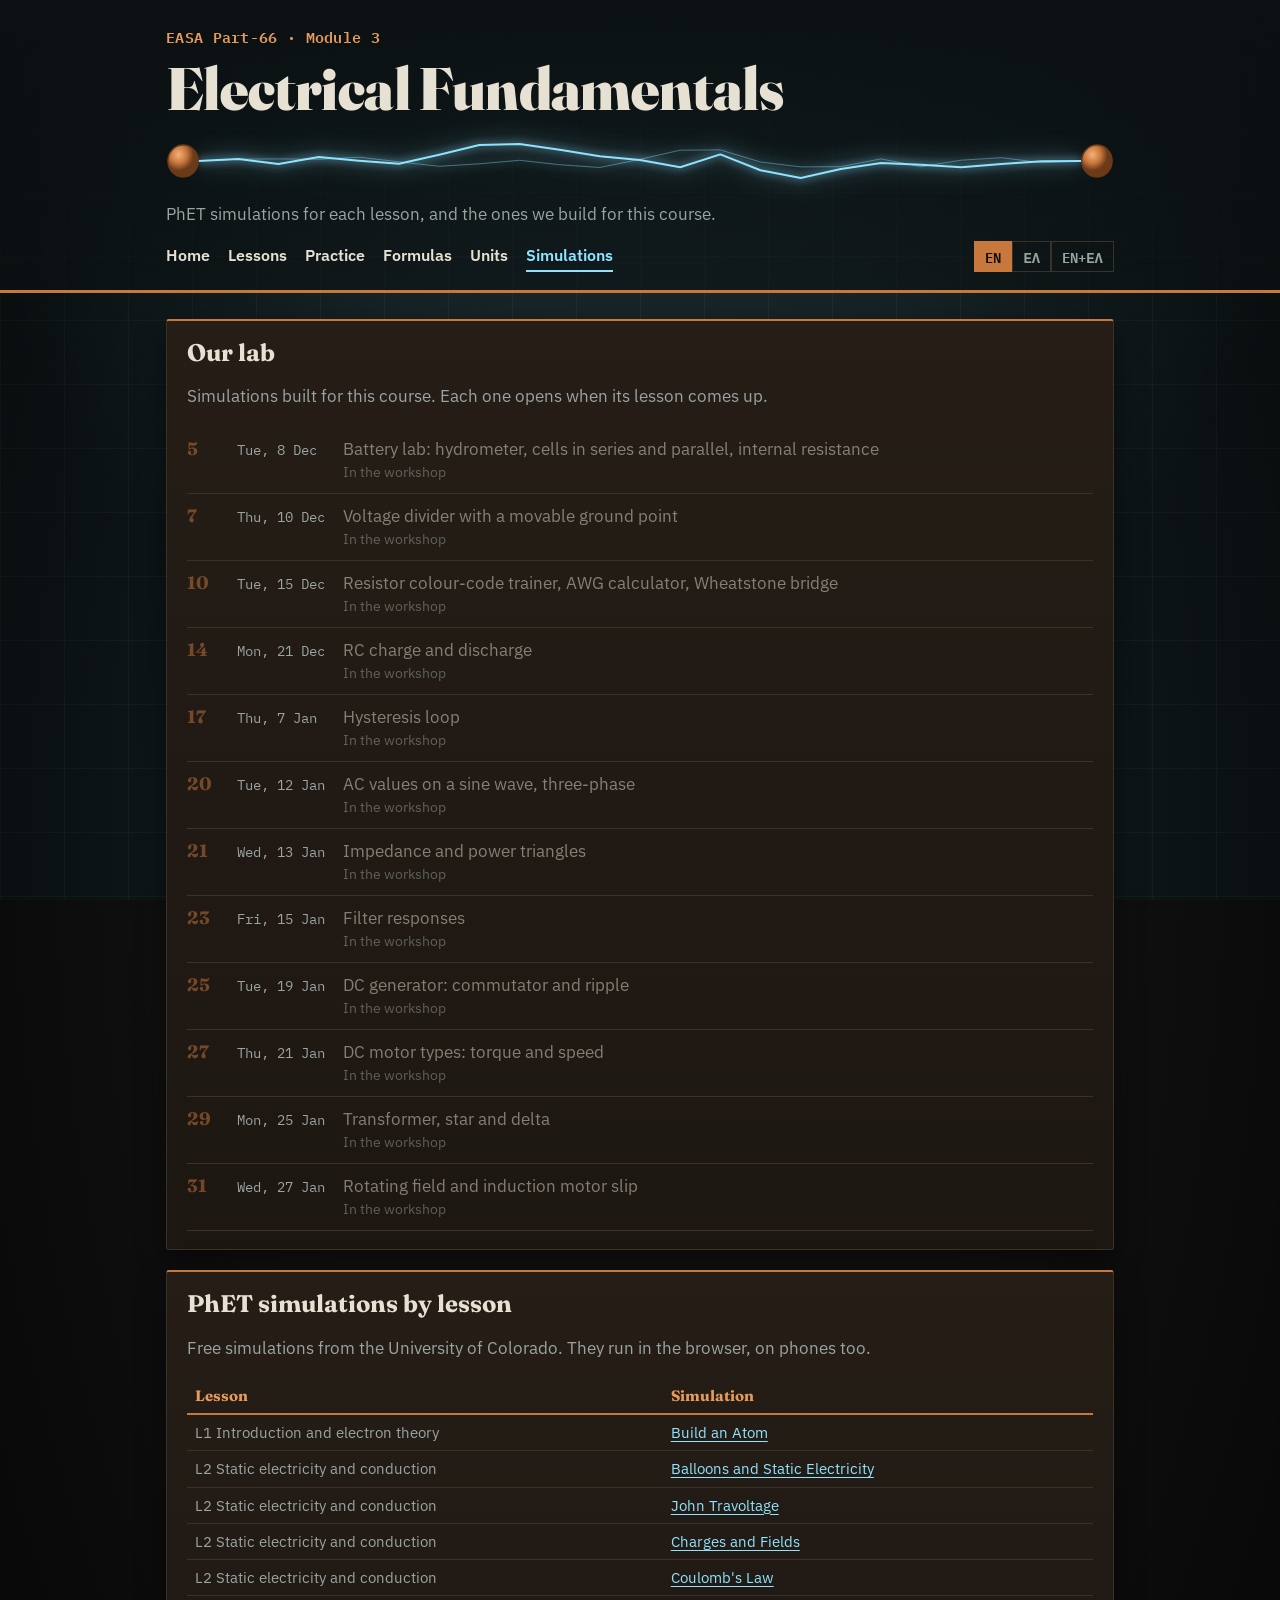
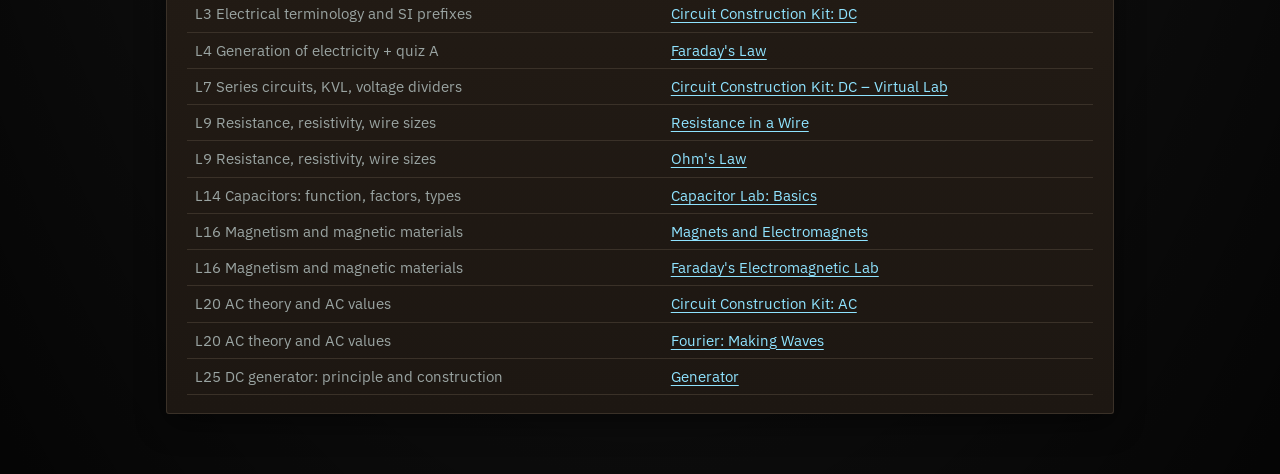
<file: sims.html>
<!DOCTYPE html>
<html lang="en">
<head>
<meta charset="utf-8">
<meta name="viewport" content="width=device-width, initial-scale=1">
<title>Simulations · M03</title>
<link rel="stylesheet" href="assets/lab.css?v=0d6c769b">
</head>
<body>
<main>
  <section class="panel"><h2>Our lab</h2>
    <p class="mute">Simulations built for this course. Each one opens when its lesson comes up.</p>
    <ol class="log" id="ours"></ol></section>
  <section class="panel"><h2>PhET simulations by lesson</h2>
    <p class="mute">Free simulations from the University of Colorado. They run in the browser, on phones too.</p>
    <div class="scroll"><table class="data" id="phet"></table></div></section>
</main>
<script src="data/lessons.js?v=b01915ba"></script>
<script src="assets/core.js?v=77472d13"></script>
<script>
// Simulation index. Set `href` on an OUR_LAB entry when its page exists and it shows as a link.
const P = s => 'https://phet.colorado.edu/en/simulations/' + s;
const PHET = [
  ['L01', 'Build an Atom', P('build-an-atom')],
  ['L02', 'Balloons and Static Electricity', P('balloons-and-static-electricity')],
  ['L02', 'John Travoltage', P('john-travoltage')],
  ['L02', 'Charges and Fields', P('charges-and-fields')],
  ['L02', 'Coulomb\'s Law', P('coulombs-law')],
  ['L03', 'Circuit Construction Kit: DC', P('circuit-construction-kit-dc')],
  ['L04', 'Faraday\'s Law', P('faradays-law')],
  ['L07', 'Circuit Construction Kit: DC – Virtual Lab', P('circuit-construction-kit-dc-virtual-lab')],
  ['L09', 'Resistance in a Wire', P('resistance-in-a-wire')],
  ['L09', 'Ohm\'s Law', P('ohms-law')],
  ['L14', 'Capacitor Lab: Basics', P('capacitor-lab-basics')],
  ['L16', 'Magnets and Electromagnets', P('magnets-and-electromagnets')],
  ['L16', 'Faraday\'s Electromagnetic Lab', P('faradays-electromagnetic-lab')],
  ['L20', 'Circuit Construction Kit: AC', P('circuit-construction-kit-ac')],
  ['L20', 'Fourier: Making Waves', P('fourier-making-waves')],
  ['L25', 'Generator', P('generator')]
];
const OUR_LAB = [
  ['L05', 'Battery lab: hydrometer, cells in series and parallel, internal resistance', ''],
  ['L07', 'Voltage divider with a movable ground point', ''],
  ['L10', 'Resistor colour-code trainer, AWG calculator, Wheatstone bridge', ''],
  ['L14', 'RC charge and discharge', ''],
  ['L17', 'Hysteresis loop', ''],
  ['L20', 'AC values on a sine wave, three-phase', ''],
  ['L21', 'Impedance and power triangles', ''],
  ['L23', 'Filter responses', ''],
  ['L25', 'DC generator: commutator and ripple', ''],
  ['L27', 'DC motor types: torque and speed', ''],
  ['L29', 'Transformer, star and delta', ''],
  ['L31', 'Rotating field and induction motor slip', '']
];
Site.header('PhET simulations for each lesson, and the ones we build for this course.');
const lname = id => { const l = Site.lesson(id); return l ? `L${l.n} ${l.title.en}` : id; };
$('phet').innerHTML = '<thead><tr><th>Lesson</th><th>Simulation</th></tr></thead><tbody>' +
  PHET.map(([id, name, href]) => `<tr><td class="mute">${esc(lname(id))}</td><td><a href="${href}" target="_blank" rel="noopener">${esc(name)}</a></td></tr>`).join('') + '</tbody>';
$('ours').innerHTML = OUR_LAB.map(([id, name, href]) => { const l = Site.lesson(id);
  return `<li class="${href ? '' : 'planned'}"><span class="n">${l ? l.n : ''}</span><span class="d">${l ? esc(Site.fmtDate(l.date)) : ''}</span>
  <span class="t">${href ? `<a href="${href}">${esc(name)}</a>` : esc(name)}<small>${href ? 'Open' : 'In the workshop'}</small></span><span class="q"></span></li>`; }).join('');
</script>
</body>
</html>
</file>
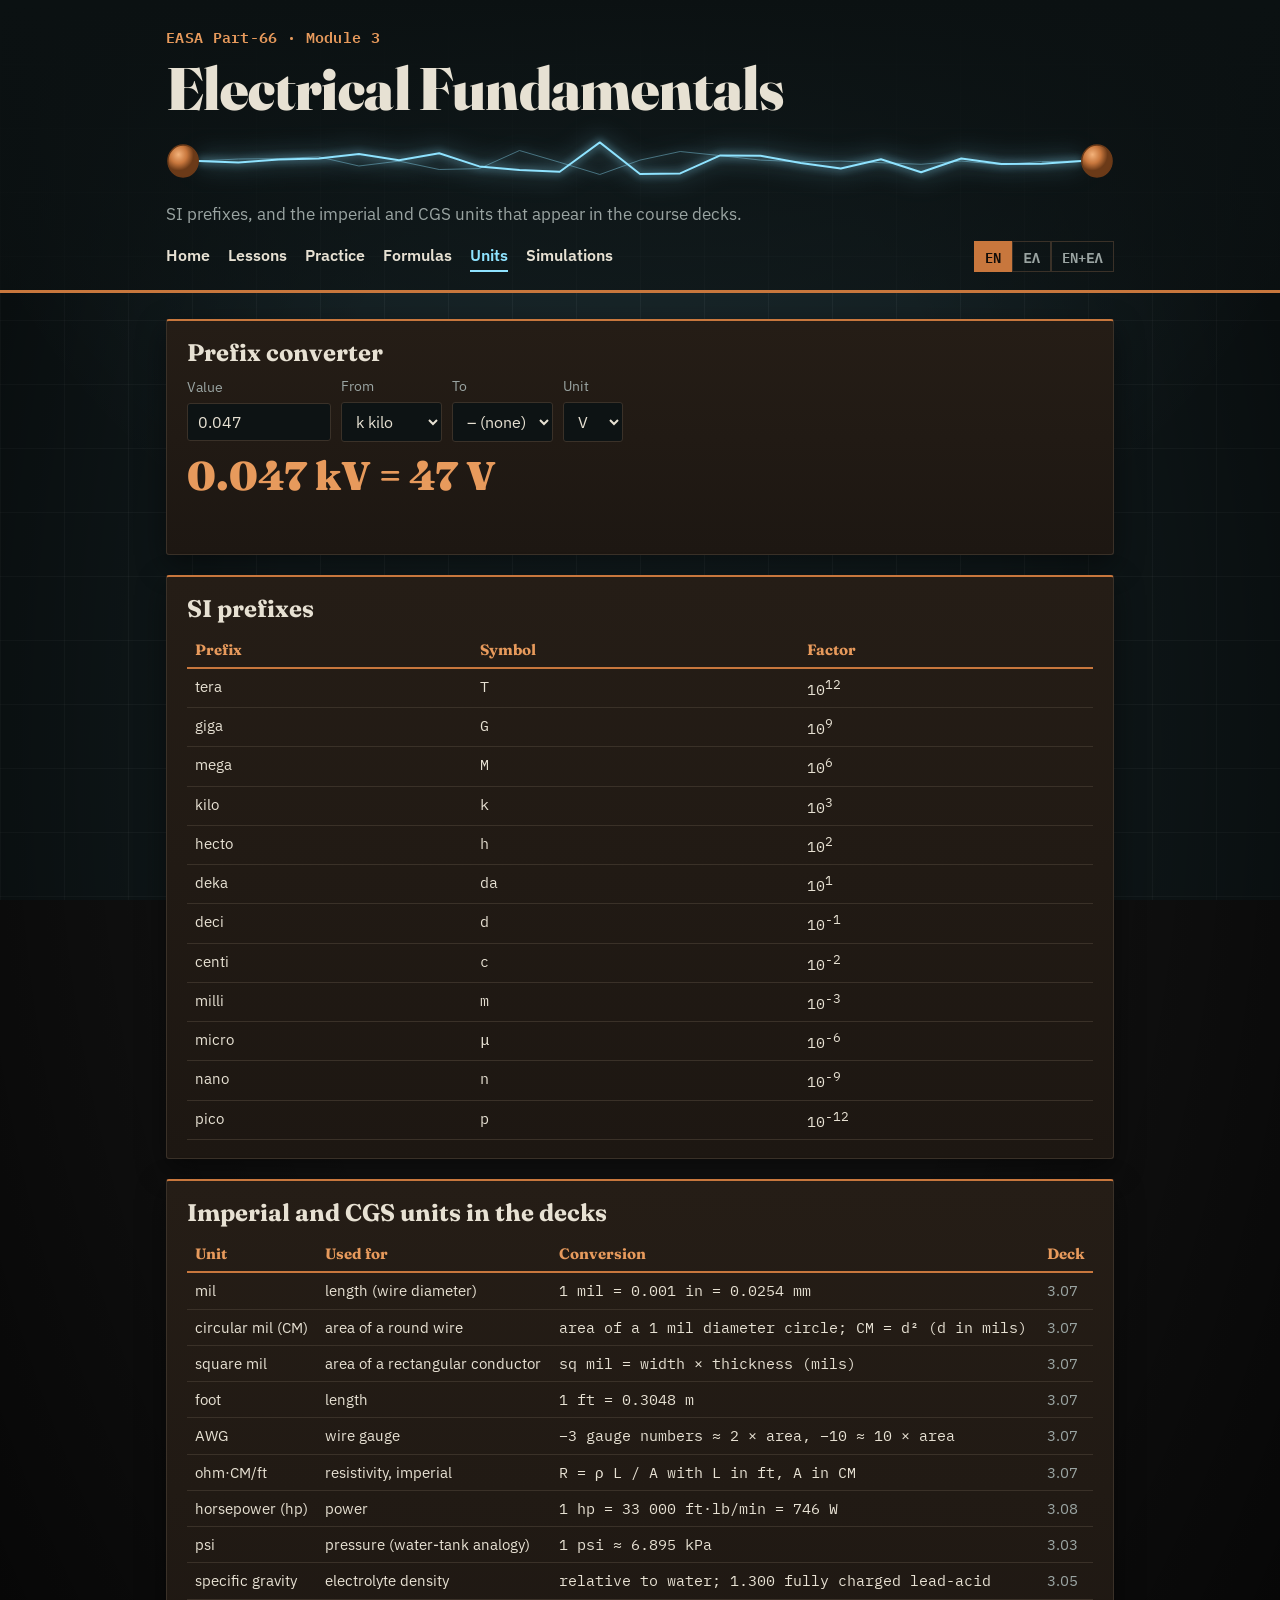
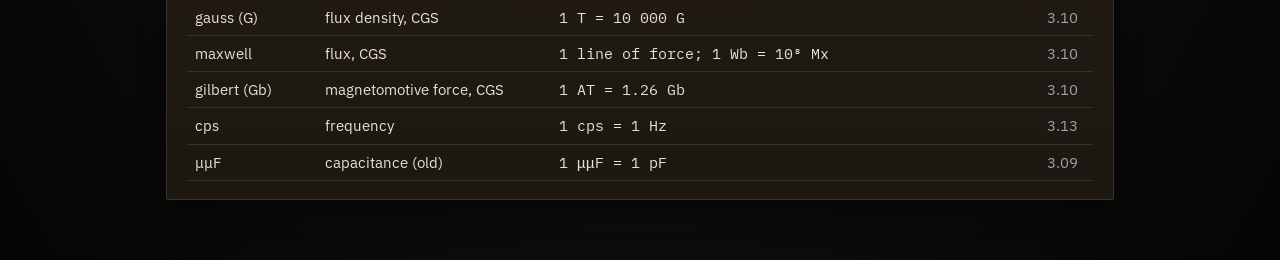
<file: units.html>
<!DOCTYPE html>
<html lang="en">
<head>
<meta charset="utf-8">
<meta name="viewport" content="width=device-width, initial-scale=1">
<title>Units and prefixes · M03</title>
<link rel="stylesheet" href="assets/lab.css?v=0d6c769b">
</head>
<body>
<main>
  <section class="panel"><h2>Prefix converter</h2>
    <div class="row">
      <div><label for="v">Value</label><input id="v" type="number" value="0.047" step="any" style="width:9em"></div>
      <div><label for="from">From</label><select id="from"></select></div>
      <div><label for="to">To</label><select id="to"></select></div>
      <div><label for="u">Unit</label><select id="u"><option>V</option><option>A</option><option>Ω</option><option>W</option><option>F</option><option>H</option><option>Hz</option><option>S</option><option>C</option></select></div>
    </div>
    <p class="score" id="out" style="margin-top:14px" aria-live="polite"></p>
  </section>
  <section class="panel"><h2>SI prefixes</h2><div class="scroll"><table class="data" id="prefixes"></table></div></section>
  <section class="panel"><h2>Imperial and CGS units in the decks</h2><div class="scroll"><table class="data" id="others"></table></div></section>
</main>
<script src="data/lessons.js?v=b01915ba"></script>
<script src="assets/core.js?v=77472d13"></script>
<script>
// Prefix table and converter, plus the non-SI units that appear in the M03 decks.
const PREFIXES = [['tera', 'T', 12], ['giga', 'G', 9], ['mega', 'M', 6], ['kilo', 'k', 3], ['hecto', 'h', 2], ['deka', 'da', 1],
  ['(none)', '', 0], ['deci', 'd', -1], ['centi', 'c', -2], ['milli', 'm', -3], ['micro', 'μ', -6], ['nano', 'n', -9], ['pico', 'p', -12]];
const OTHERS = [
  ['mil', 'length (wire diameter)', '1 mil = 0.001 in = 0.0254 mm', '3.07'],
  ['circular mil (CM)', 'area of a round wire', 'area of a 1 mil diameter circle; CM = d² (d in mils)', '3.07'],
  ['square mil', 'area of a rectangular conductor', 'sq mil = width × thickness (mils)', '3.07'],
  ['foot', 'length', '1 ft = 0.3048 m', '3.07'],
  ['AWG', 'wire gauge', '−3 gauge numbers ≈ 2 × area, −10 ≈ 10 × area', '3.07'],
  ['ohm·CM/ft', 'resistivity, imperial', 'R = ρ L / A with L in ft, A in CM', '3.07'],
  ['horsepower (hp)', 'power', '1 hp = 33 000 ft·lb/min = 746 W', '3.08'],
  ['psi', 'pressure (water-tank analogy)', '1 psi ≈ 6.895 kPa', '3.03'],
  ['specific gravity', 'electrolyte density', 'relative to water; 1.300 fully charged lead-acid', '3.05'],
  ['gauss (G)', 'flux density, CGS', '1 T = 10 000 G', '3.10'],
  ['maxwell', 'flux, CGS', '1 line of force; 1 Wb = 10⁸ Mx', '3.10'],
  ['gilbert (Gb)', 'magnetomotive force, CGS', '1 AT = 1.26 Gb', '3.10'],
  ['cps', 'frequency', '1 cps = 1 Hz', '3.13'],
  ['μμF', 'capacitance (old)', '1 μμF = 1 pF', '3.09']
];
class UnitsPage {
  convert() {
    const v = parseFloat($('v').value), f = +$('from').value, t = +$('to').value, u = $('u').value;
    const sym = e => (PREFIXES.find(p => p[2] === e) || [,''])[1];
    if (isNaN(v)) { $('out').textContent = 'Enter a number'; return; }
    const r = v * Math.pow(10, f - t);
    $('out').textContent = `${v} ${sym(f)}${u} = ${+r.toPrecision(6)} ${sym(t)}${u}`;
  }
  init() {
    Site.header('SI prefixes, and the imperial and CGS units that appear in the course decks.');
    const opts = PREFIXES.map(p => `<option value="${p[2]}">${p[1] || '–'} ${p[0]}</option>`).join('');
    $('from').innerHTML = opts; $('to').innerHTML = opts; $('from').value = 3; $('to').value = 0;
    ['v', 'from', 'to', 'u'].forEach(id => $(id).addEventListener('input', () => this.convert()));
    this.convert();
    $('prefixes').innerHTML = '<thead><tr><th>Prefix</th><th>Symbol</th><th>Factor</th></tr></thead><tbody>' +
      PREFIXES.filter(p => p[1]).map(p => `<tr><td>${p[0]}</td><td class="f">${p[1]}</td><td class="f">10<sup>${p[2]}</sup></td></tr>`).join('') + '</tbody>';
    $('others').innerHTML = '<thead><tr><th>Unit</th><th>Used for</th><th>Conversion</th><th>Deck</th></tr></thead><tbody>' +
      OTHERS.map(r => `<tr><td>${esc(r[0])}</td><td>${esc(r[1])}</td><td class="f">${esc(r[2])}</td><td class="mute">${r[3]}</td></tr>`).join('') + '</tbody>';
  }
}
new UnitsPage().init();
</script>
</body>
</html>
</file>
<file: assets/lab.css>
/* M03 Electrical Fundamentals: "mad scientist's lab" theme.
   Dark tiled lab wall, bakelite panels with copper edges, lesson notes on graph-paper notebook pages,
   one Tesla arc in the header. Edit the variables below for quick changes. */
@import url("https://fonts.googleapis.com/css2?family=Fraunces:opsz,wght@9..144,500;9..144,700;9..144,900&family=IBM+Plex+Sans:wght@400;600&family=IBM+Plex+Mono:wght@400;600&family=Caveat:wght@600&display=swap");

:root {
  --wall: #10191b;        /* lab tiles */
  --bench: #1d1712;       /* bakelite panels */
  --bench-2: #251d16;
  --copper: #c8773d;      /* coils, edges, buttons */
  --copper-hi: #e79a5c;
  --arc: #8fe3ff;         /* spark blue: links, focus, the arc */
  --hazard: #f0c23b;      /* warnings only */
  --paper: #ece5d2;       /* notebook pages */
  --paper-ink: #22201b;
  --paper-grid: rgba(60, 110, 140, .16);
  --redink: #b23a2a;      /* margin notes */
  --text: #e7e1d3;
  --mute: #9aa4a2;
  --line: #3a3128;
  --ok: #6fd39a;
  --bad: #ff7a6b;
  --display: "Fraunces", Georgia, serif;
  --body: "IBM Plex Sans", system-ui, sans-serif;
  --mono: "IBM Plex Mono", ui-monospace, Consolas, monospace;
  --hand: "Caveat", "Segoe Print", cursive;
  color-scheme: dark;
}

* { box-sizing: border-box; }
html { -webkit-text-size-adjust: 100%; }
body {
  margin: 0; color: var(--text); font: 17px/1.55 var(--body);
  background:
    radial-gradient(ellipse 80% 50% at 50% 0%, rgba(143, 227, 255, .10), transparent 70%),
    radial-gradient(ellipse at 50% 40%, transparent 40%, rgba(0, 0, 0, .75) 100%),
    url("data:image/svg+xml;utf8,<svg xmlns='http://www.w3.org/2000/svg' width='64' height='64'><rect width='64' height='64' fill='%2310191b'/><path d='M0 .5H64M.5 0V64' stroke='%23ffffff' stroke-opacity='.045'/></svg>") fixed;
  min-height: 100vh;
}
a { color: var(--arc); text-underline-offset: 3px; }
a:hover { color: #fff; }
:focus-visible { outline: 2px solid var(--arc); outline-offset: 3px; }
::selection { background: var(--copper); color: #120d09; }
h1, h2, h3 { font-family: var(--display); font-weight: 700; line-height: 1.15; margin: 0 0 .4em; }
h2 { font-size: 28px; }
h3 { font-size: 21px; margin-top: 1.2em; }
code, .mono { font-family: var(--mono); font-size: .92em; }

/* ---------- header: title + the arc ---------- */
.lab-head { position: relative; padding: 28px 0 18px; border-bottom: 3px solid var(--copper);
  background: linear-gradient(#0b1112, rgba(11, 17, 18, .6)); }
.lab-head .wrap { max-width: 980px; margin: 0 auto; padding: 0 16px; }
.lab-head h1 { font-size: clamp(34px, 6vw, 60px); font-weight: 900; letter-spacing: -.01em; margin: 0;
  font-variation-settings: "opsz" 144; cursor: pointer; }
.lab-head h1 small { display: block; font: 600 15px/1.3 var(--mono); color: var(--copper-hi); letter-spacing: .02em; margin-bottom: 6px; }
.lab-head p { margin: 8px 0 0; color: var(--mute); max-width: 62ch; }
.arc { display: block; width: 100%; height: 64px; margin: 6px 0 2px; overflow: visible; }
.arc .electrode { fill: url(#copperGrad); stroke: #6b3a18; stroke-width: 1.5; }
.arc .bolt { fill: none; stroke: var(--arc); stroke-width: 2; stroke-linejoin: round;
  filter: drop-shadow(0 0 4px var(--arc)) drop-shadow(0 0 12px rgba(143, 227, 255, .6)); }
.arc .bolt.faint { stroke-width: 1; opacity: .45; }
.site-nav { display: flex; flex-wrap: wrap; gap: 6px 18px; margin-top: 14px; }
.site-nav a { color: var(--text); text-decoration: none; font-weight: 600; font-size: 16px; padding: 2px 0;
  border-bottom: 2px solid transparent; }
.site-nav a:hover, .site-nav a[aria-current=page] { color: var(--arc); border-bottom-color: var(--arc); }
.lang { margin-left: auto; display: inline-flex; gap: 0; }
.lang button { background: transparent; color: var(--mute); border: 1px solid var(--line); padding: 2px 10px;
  font: 600 14px var(--mono); cursor: pointer; }
.lang button[aria-pressed=true] { color: #120d09; background: var(--copper); border-color: var(--copper); }

/* ---------- layout ---------- */
main { max-width: 980px; margin: 26px auto 60px; padding: 0 16px; }
.cols { display: grid; grid-template-columns: minmax(0, 1fr) 300px; gap: 22px; align-items: start; }
@media (max-width: 860px) { .cols { grid-template-columns: 1fr; } }
.panel { background: linear-gradient(var(--bench-2), var(--bench)); border: 1px solid var(--line);
  border-top: 2px solid var(--copper); border-radius: 3px; padding: 18px 20px; margin-bottom: 20px;
  box-shadow: 0 10px 30px rgba(0, 0, 0, .45); }
.panel h2 { font-size: 24px; }
.mute { color: var(--mute); }
.small { font-size: 14px; }
.row { display: flex; flex-wrap: wrap; gap: 10px; align-items: center; }
.spacer { flex: 1; }

/* ---------- buttons, chips, inputs ---------- */
.btn, button.btn { display: inline-block; font: 600 16px var(--body); cursor: pointer; text-decoration: none;
  color: #1a0f07; background: linear-gradient(var(--copper-hi), var(--copper)); border: 1px solid #7a4219;
  border-radius: 3px; padding: 9px 16px; box-shadow: inset 0 1px 0 rgba(255, 255, 255, .3); }
.btn:hover { filter: brightness(1.1); color: #1a0f07; }
.btn.alt { background: transparent; color: var(--text); border-color: var(--line); box-shadow: none; }
.btn.alt:hover { border-color: var(--arc); color: var(--arc); }
.btn[disabled] { opacity: .45; cursor: default; filter: none; }
.chips { display: flex; flex-wrap: wrap; gap: 6px; }
.chip { font: 400 14px var(--body); color: var(--text); background: rgba(255, 255, 255, .03); border: 1px solid var(--line);
  border-radius: 99px; padding: 3px 12px; cursor: pointer; text-decoration: none; }
.chip:hover { border-color: var(--arc); color: var(--arc); }
.chip[aria-pressed=true] { background: var(--arc); border-color: var(--arc); color: #06161c; }
.chip small { opacity: .7; margin-left: 4px; }
label { display: block; font-size: 14px; color: var(--mute); margin-bottom: 4px; }
input, select { font: 16px var(--body); color: var(--text); background: #0d1314; border: 1px solid var(--line);
  border-radius: 3px; padding: 8px 10px; }
fieldset { border: 0; padding: 0; margin: 0 0 14px; }
legend { font-family: var(--display); font-weight: 700; font-size: 18px; margin-bottom: 6px; }

/* ---------- today's experiment (home hero) ---------- */
.today { display: grid; grid-template-columns: 120px minmax(0, 1fr); gap: 18px; align-items: start; }
@media (max-width: 560px) { .today { grid-template-columns: 1fr; } }
.today .no { font: 900 76px/0.9 var(--display); color: var(--copper); font-variation-settings: "opsz" 144; }
.today .no small { display: block; font: 600 14px var(--mono); color: var(--mute); margin-top: 8px; }
.today h2 { font-size: 32px; margin-bottom: 6px; }

/* ---------- course units (lessons page) ---------- */
.unit-jump { margin-bottom: 14px; }
.unit { scroll-margin-top: 12px; }
.unit-head { display: grid; grid-template-columns: 52px minmax(0, 1fr) auto; gap: 14px; align-items: center; margin-bottom: 10px; }
.unit-head h2 { margin: 0; }
.unit-head p { margin: 2px 0 0; }
.unit-head .alt { display: block; font-size: 16px; color: var(--mute); font-weight: 400; }
.unit-head .letter { font: 900 44px/1 var(--display); color: var(--copper); text-align: center; }
@media (max-width: 560px) { .unit-head { grid-template-columns: 30px minmax(0, 1fr) auto; gap: 10px; } .unit-head .letter { font-size: 30px; } .unit-head h2 { font-size: 20px; } }
.unit-head .progress { font: 600 14px var(--mono); color: var(--mute); border: 1px solid var(--line); border-radius: 99px; padding: 2px 10px; }

/* ---------- lesson log (a real sequence, so it is numbered) ---------- */
.log { list-style: none; margin: 0; padding: 0; }
.log li { display: grid; grid-template-columns: 40px 96px minmax(0, 1fr) auto; gap: 10px; align-items: baseline;
  padding: 9px 0; border-bottom: 1px solid var(--line); }
.log .n { font: 700 18px var(--display); color: var(--copper); }
.log .d { font: 14px var(--mono); color: var(--mute); }
.log .t a { color: var(--text); text-decoration: none; font-weight: 600; }
.log .t a:hover { color: var(--arc); }
.log .t small { display: block; color: var(--mute); font-size: 14px; }
.log .q { font: 13px var(--mono); color: var(--mute); white-space: nowrap; }
.log li.planned .t, .log li.planned .n { opacity: .5; }
.log li.break { grid-template-columns: 1fr; color: var(--mute); font-style: italic; }
@media (max-width: 560px) { .log li { grid-template-columns: 34px minmax(0, 1fr); gap: 2px 10px; } .log .n { grid-row: span 3; } .log .d, .log .t, .log .q { grid-column: 2; } }

/* ---------- notebook page (lesson notes) ---------- */
.notebook { position: relative; color: var(--paper-ink); background-color: var(--paper);
  background-image:
    linear-gradient(90deg, transparent 54px, rgba(178, 58, 42, .45) 54px 56px, transparent 56px),
    linear-gradient(var(--paper-grid) 1px, transparent 1px),
    linear-gradient(90deg, var(--paper-grid) 1px, transparent 1px);
  background-size: 100% 100%, 22px 22px, 22px 22px;
  padding: 30px 28px 30px 76px; border-radius: 2px; margin-bottom: 22px;
  box-shadow: 0 1px 0 #c9bfa6, 0 14px 34px rgba(0, 0, 0, .55); line-height: 1.6; }
.notebook h1, .notebook h2, .notebook h3 { color: #1a1814; }
.notebook h1 { font-size: 34px; }
.notebook h2 { font-size: 25px; margin-top: 1.4em; border-bottom: 2px solid rgba(34, 32, 27, .25); padding-bottom: 2px; }
.notebook a { color: #1d5f86; }
.notebook code { background: rgba(34, 32, 27, .07); padding: 0 4px; }
.notebook table { border-collapse: collapse; margin: 10px 0; font-size: 15px; display: block; max-width: 100%; overflow-x: auto; }
.notebook th, .notebook td { border: 1px solid rgba(34, 32, 27, .3); padding: 4px 8px; text-align: left; }
.notebook blockquote { margin: 14px 0; padding: 4px 0 4px 14px; border-left: 3px solid var(--redink);
  font: 600 22px/1.25 var(--hand); color: var(--redink); }
.notebook blockquote p { margin: 4px 0; }
.notebook .formula, .notebook pre { white-space: pre-wrap; font-family: var(--mono); background: rgba(255, 255, 255, .55);
  border: 1px dashed rgba(34, 32, 27, .35); padding: 8px 12px; overflow-x: auto; }
.notebook img { max-width: 100%; }
.notebook .ref { display: inline-block; margin: 0 0 8px; padding: 2px 10px; font: 600 14px var(--mono); color: #6b3a18;
  background: rgba(200, 119, 61, .14); border: 1px solid rgba(200, 119, 61, .5); border-radius: 2px; }
.notebook pre { white-space: pre; font-size: 13px; line-height: 1.45; }
.notebook pre code { background: none; padding: 0; }
.notebook figure { margin: 14px 0; }
.notebook figure img { display: block; width: 100%; height: auto; }
.notebook figcaption { font-size: 14px; color: #5b564b; margin-top: 4px; }
.notebook .sim-box { margin: 16px 0; padding: 12px; background: rgba(255, 255, 255, .6); border: 1px solid rgba(34, 32, 27, .35); border-radius: 3px; }
.notebook .sim-box canvas { display: block; }
.notebook .sim-controls { display: flex; flex-wrap: wrap; gap: 8px 18px; margin-bottom: 8px; }
.notebook .sim-controls label { color: var(--paper-ink); font-size: 14px; margin: 0; flex: 1 1 200px; }
.notebook .sim-controls input[type=range] { width: 100%; accent-color: #b8622b; }
.notebook .sim-controls select { background: #fff; color: var(--paper-ink); border-color: rgba(34, 32, 27, .35); width: 100%; }
.notebook .sim-controls span { font-weight: 600; }
.notebook .sim-out { font-size: 15px; margin: 8px 0 0; }
.notebook .katex-display { overflow-x: auto; overflow-y: hidden; padding: 4px 0; }
@media (max-width: 560px) { .notebook { padding: 22px 16px 22px 44px;
  background-image: linear-gradient(90deg, transparent 30px, rgba(178, 58, 42, .45) 30px 32px, transparent 32px),
    linear-gradient(var(--paper-grid) 1px, transparent 1px), linear-gradient(90deg, var(--paper-grid) 1px, transparent 1px); } }

/* ---------- quiz ---------- */
.qcard { border-top: 1px solid var(--line); padding: 16px 0; }
.qcard:first-child { border-top: 0; }
.qmeta { font: 13px var(--mono); color: var(--mute); margin-bottom: 6px; }
.qtext { font-size: 18px; font-weight: 600; margin: 0 0 10px; }
.qtext .alt, .opt .alt, .expl .alt { display: block; font-weight: 400; font-size: .88em; color: var(--mute); }
.opt { display: flex; gap: 10px; width: 100%; text-align: left; font: 16px var(--body); color: var(--text);
  background: #0d1314; border: 1px solid var(--line); border-left: 4px solid var(--line); border-radius: 2px;
  padding: 9px 12px; margin-bottom: 7px; cursor: pointer; }
.opt b { font-family: var(--mono); color: var(--copper-hi); }
.opt:hover:not(:disabled) { border-color: var(--arc); }
.opt.sel { border-left-color: var(--arc); background: rgba(143, 227, 255, .08); }
.opt.ok { border-color: var(--ok); border-left-color: var(--ok); background: rgba(111, 211, 154, .12); }
.opt.bad { border-color: var(--bad); border-left-color: var(--bad); background: rgba(255, 122, 107, .12); }
.opt:disabled { cursor: default; }
.expl { margin-top: 8px; padding: 8px 12px; border-left: 4px solid var(--copper); background: rgba(200, 119, 61, .10); font-size: 15px; }
.expl p { margin: 0 0 4px; }
.score { font: 900 40px/1 var(--display); color: var(--copper-hi); }
.score.pass { color: var(--ok); } .score.fail { color: var(--bad); }
.status { font: 12px var(--mono); padding: 1px 6px; border: 1px solid var(--line); border-radius: 2px; }
.status.new { color: var(--hazard); border-color: var(--hazard); }
.status.approved { color: var(--ok); border-color: var(--ok); }
.status.fix { color: var(--bad); border-color: var(--bad); }
.status.retired { color: var(--mute); }

/* ---------- tables (formulas, units) ---------- */
table.data { width: 100%; border-collapse: collapse; font-size: 15px; }
table.data th { text-align: left; font-family: var(--display); color: var(--copper-hi); font-weight: 700; padding: 6px 8px; border-bottom: 2px solid var(--copper); }
table.data td { padding: 6px 8px; border-bottom: 1px solid var(--line); vertical-align: top; }
table.data td.f { font-family: var(--mono); white-space: nowrap; }
.scroll { overflow-x: auto; }

.warn { border: 1px solid var(--hazard); border-left: 6px solid var(--hazard); padding: 8px 12px; color: var(--text); background: rgba(240, 194, 59, .07); }
footer { max-width: 980px; margin: 0 auto 30px; padding: 0 16px; color: var(--mute); font-size: 14px; }

@media (prefers-reduced-motion: reduce) { * { animation: none !important; transition: none !important; } }
@media print { body { background: #fff; color: #000; } .lab-head, .site-nav, footer, #exercises { display: none; } .notebook { box-shadow: none; } }
</file>
